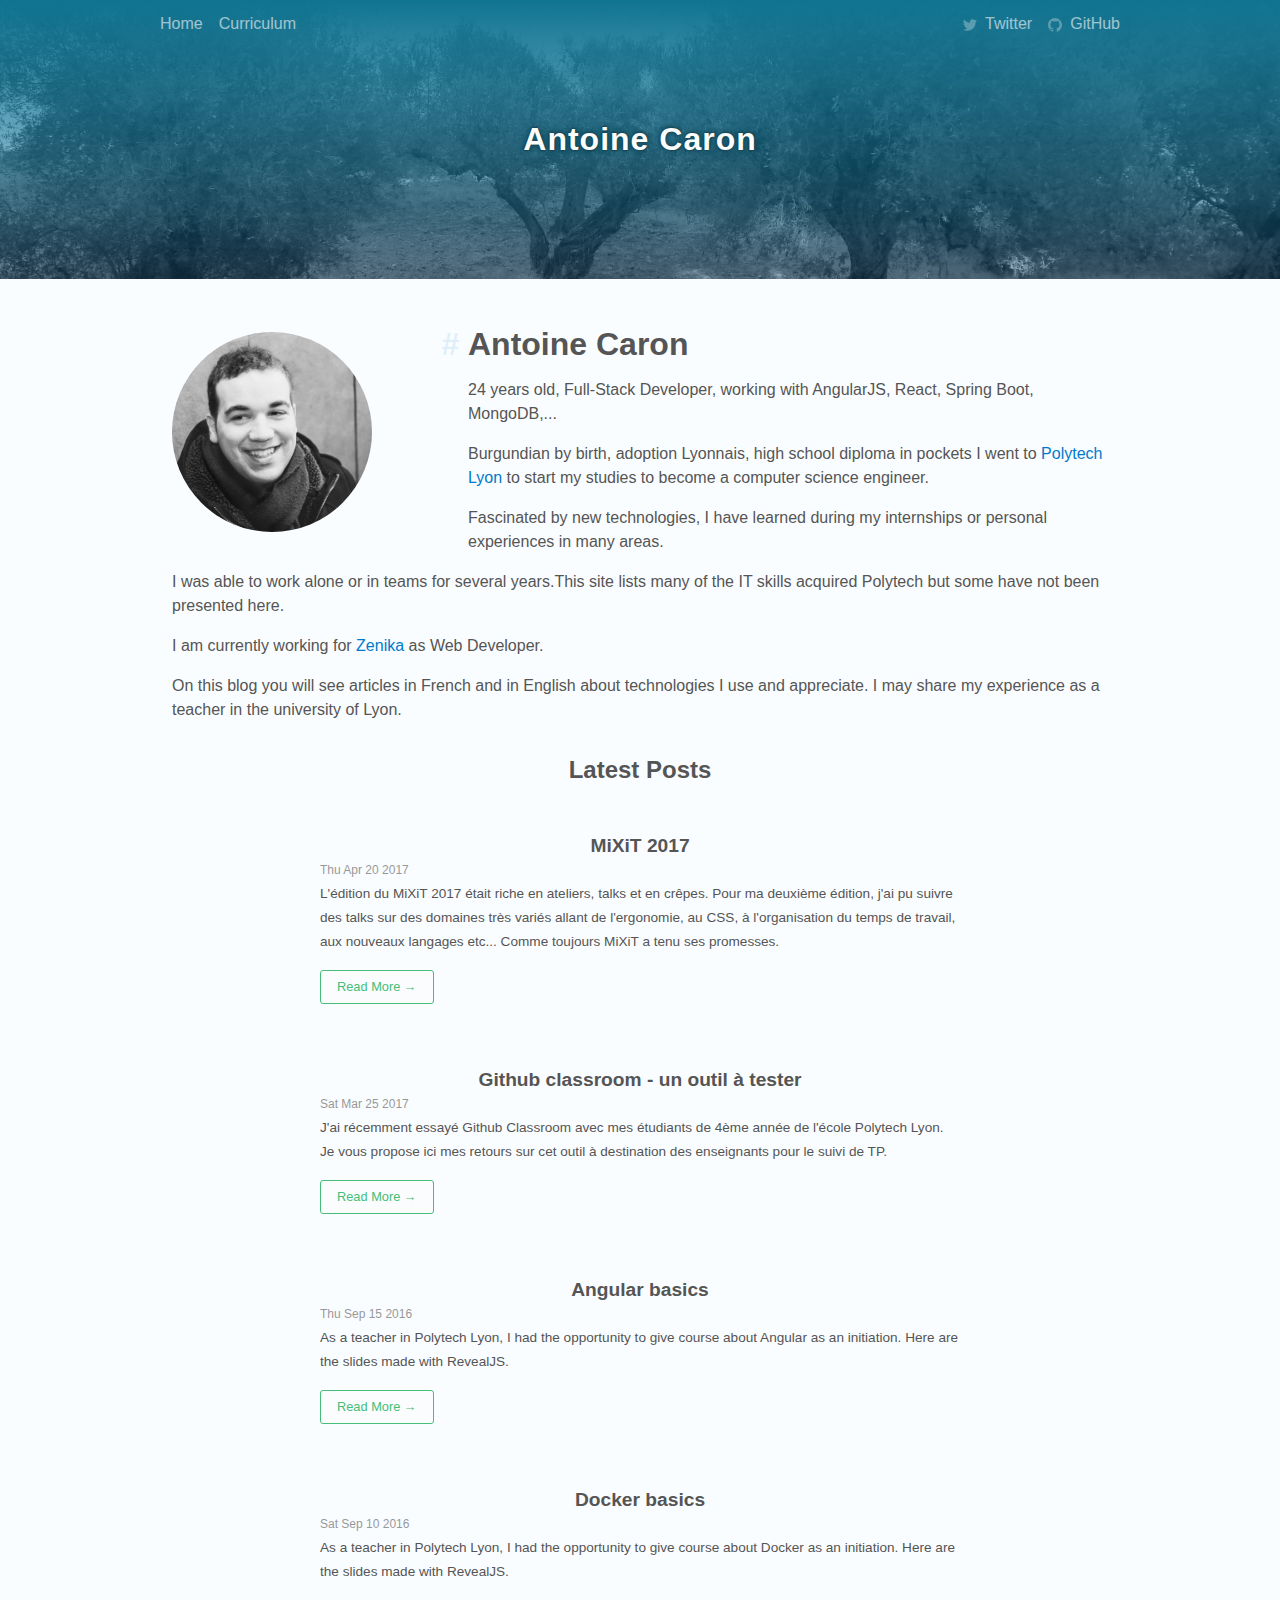
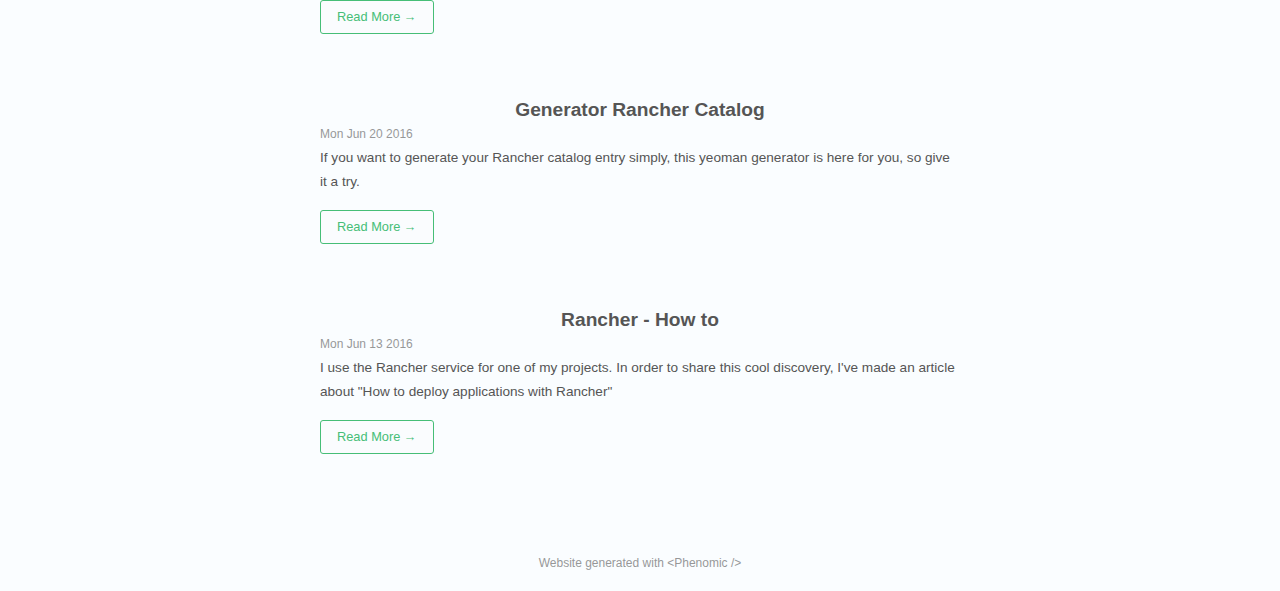
<file: index.html>
<!doctype html><html lang="en"><head><title data-react-helmet="true">Antoine Caron</title><meta charset="utf-8"/><meta http-equiv="X-UA-Compatible" content="IE=edge"/><meta name="viewport" content="width=device-width, initial-scale=1"/><meta data-react-helmet="true" name="generator" content="Phenomic 0.20.4"/><meta data-react-helmet="true" property="og:site_name" content="Portfolio Antoine Caron"/><meta data-react-helmet="true" property="fb:app_id" content="235346886871248"/><meta data-react-helmet="true" name="twitter:site" content="@Slashgear_"/><meta data-react-helmet="true" name="viewport" content="width=device-width, initial-scale=1"/><meta data-react-helmet="true" property="og:type" content="article"/><meta data-react-helmet="true" property="og:title" content="Antoine Caron"/><meta data-react-helmet="true" property="og:url" content="http://slashgear.github.io/"/><meta data-react-helmet="true" property="og:image" content="http://slashgear.github.io/assets/portugal.jpg"/><meta data-react-helmet="true" property="og:description" content="Antoine Caron, french Full-Stack developer working in Lyon"/><meta data-react-helmet="true" name="twitter:card" content="summary"/><meta data-react-helmet="true" name="twitter:title" content="Antoine Caron"/><meta data-react-helmet="true" name="twitter:creator" content="@Slashgear_"/><meta data-react-helmet="true" name="twitter:description" content="Antoine Caron, french Full-Stack developer working in Lyon"/><meta data-react-helmet="true" name="twitter:image" content="http://slashgear.github.io/assets/portugal.jpg"/><meta data-react-helmet="true" name="description" content="Antoine Caron, french Full-Stack developer working in Lyon"/><link data-react-helmet="true" rel="icon" href="/assets/favicon.ico"/><link rel="stylesheet" href="/phenomic.browser.e1df06490e220f2afc1f.css"/><script data-react-helmet="true" src="https://cdn.polyfill.io/v2/polyfill.min.js"></script></head><body><div id="phenomic"><div data-reactroot="" data-reactid="1" data-react-checksum="583680270"><div class="_2Mf6m" data-reactid="2"><div hidden="" data-reactid="3"><!-- react-empty: 4 --><!-- react-empty: 5 --><style data-reactid="6">@-ms-viewport { width: device-width; }</style></div><header class="_2gGRo" data-reactid="7"><nav class="_2frUm" data-reactid="8"><div class="_37D8R" data-reactid="9"><a class="Ezg15" href="/" data-reactid="10">Home</a><a class="Ezg15" href="/curriculum" data-reactid="11">Curriculum</a></div><div class="_3VLYQ" data-reactid="12"><a href="https://twitter.com/Slashgear_" class="Ezg15" data-reactid="13"><span class="SVGInline SVGInline--cleaned" data-reactid="14"><svg class="SVGInline-svg SVGInline--cleaned-svg" xmlns="http://www.w3.org/2000/svg" viewBox="0 0 24 24"><path d="M24 4.557a9.83 9.83 0 0 1-2.828.775 4.932 4.932 0 0 0 2.165-2.724 9.864 9.864 0 0 1-3.127 1.195 4.916 4.916 0 0 0-3.594-1.555c-3.18 0-5.515 2.966-4.797 6.045A13.978 13.978 0 0 1 1.67 3.15a4.93 4.93 0 0 0 1.524 6.573 4.903 4.903 0 0 1-2.23-.616c-.053 2.28 1.582 4.415 3.95 4.89a4.935 4.935 0 0 1-2.224.084 4.928 4.928 0 0 0 4.6 3.42A9.9 9.9 0 0 1 0 19.54a13.94 13.94 0 0 0 7.548 2.212c9.142 0 14.307-7.72 13.995-14.646A10.025 10.025 0 0 0 24 4.556z"/></svg></span><!-- react-text: 15 -->Twitter<!-- /react-text --></a><a href="https://github.com/Slashgear" class="Ezg15" data-reactid="16"><span class="SVGInline SVGInline--cleaned" data-reactid="17"><svg class="SVGInline-svg SVGInline--cleaned-svg" xmlns="http://www.w3.org/2000/svg" viewBox="0 0 24 24"><path d="M12 0C5.374 0 0 5.373 0 12c0 5.302 3.438 9.8 8.207 11.387.6.11.793-.26.793-.577v-2.234c-3.338.726-4.033-1.416-4.033-1.416-.546-1.387-1.333-1.756-1.333-1.756-1.09-.745.083-.73.083-.73 1.205.085 1.84 1.238 1.84 1.238 1.07 1.834 2.806 1.304 3.49.997.108-.776.42-1.306.763-1.605-2.665-.305-5.467-1.334-5.467-5.93 0-1.312.47-2.382 1.236-3.222-.125-.303-.536-1.524.116-3.176 0 0 1.008-.322 3.3 1.23A11.51 11.51 0 0 1 12 5.803c1.02.005 2.047.138 3.006.404 2.29-1.552 3.297-1.23 3.297-1.23.653 1.653.242 2.874.118 3.176.77.84 1.236 1.91 1.236 3.22 0 4.61-2.807 5.625-5.48 5.922.43.372.824 1.102.824 2.222v3.293c0 .32.192.694.8.576C20.567 21.796 24 17.3 24 12c0-6.627-5.373-12-12-12z"/></svg></span><!-- react-text: 18 -->GitHub<!-- /react-text --></a></div></nav></header><div class="_116Tm" data-reactid="19"><div class="sFWsg" data-reactid="20"><!-- react-empty: 21 --><div class="_3p2ZP" style="background:#111 url(/assets/portugal.jpg) 50% 50% / cover;" data-reactid="22"><div class="_3wrxV" data-reactid="23"><div class="hOK0m" data-reactid="24"><h1 class="_1Tkeg" data-reactid="25">Antoine Caron</h1></div></div></div><div class="hOK0m _1z1n5" data-reactid="26"><div class="_30RKo" data-reactid="27"><div class="phenomic-BodyContainer" data-reactid="28"><p><img style="height: 200px;border-radius: 50%;float: left;margin-right: 6em;margin-bottom: 1em;" src="/assets/profil.jpg" alt="Antoine Caron"/></p>
<h1 id="antoine-caron"><a href="#antoine-caron" class="phenomic-HeadingAnchor">#</a>Antoine Caron</h1>
<p>24 years old, Full-Stack Developer, working with AngularJS, React, Spring Boot,
MongoDB,...</p>
<p>Burgundian by birth, adoption Lyonnais, high school diploma in pockets
I went to <a href="http://polytech.univ-lyon1.fr/">Polytech Lyon</a> to start my studies to become a computer
science engineer.</p>
<p>Fascinated by new technologies, I have learned during my internships or
personal experiences in many areas.</p>
<p>I was able to work alone or in teams for several years.This site lists
many of the IT skills acquired Polytech but some have not been presented
here.</p>
<p>I am currently working for <a href="http://zenika.com/">Zenika</a> as Web Developer.</p>
<p>On this blog you will see articles in French and in English about technologies I use and appreciate.
I may share my experience as a teacher in the university of Lyon.</p>
</div></div><div data-reactid="29"><h2 class="_1vSY4" data-reactid="30">Latest Posts</h2><div data-reactid="31"><ul class="lfRQE" data-reactid="32"><li data-reactid="33"><div class="_1eeKI" data-reactid="34"><a class="_2mH_g" href="/posts/mixit17/" data-reactid="35">MiXiT 2017</a><div class="_2l2N1" data-reactid="36"><time data-reactid="37">Thu Apr 20 2017</time></div><div class="_1-sEy" data-reactid="38"><!-- react-text: 39 -->L&#x27;édition du MiXiT 2017 était riche en ateliers, talks et en crêpes. Pour ma deuxième édition, j&#x27;ai pu suivre des talks sur des domaines très variés allant de l&#x27;ergonomie, au CSS, à l&#x27;organisation du temps de travail, aux nouveaux langages etc... Comme toujours MiXiT a tenu ses promesses.<!-- /react-text --><!-- react-text: 40 --> <!-- /react-text --></div><a class="niUXw" href="/posts/mixit17/" data-reactid="41"><span role="button" class="_1mmZb _1w6mX" data-reactid="42">Read More →</span></a></div></li><li data-reactid="43"><div class="_1eeKI" data-reactid="44"><a class="_2mH_g" href="/posts/github-classroom/" data-reactid="45">Github classroom - un outil à tester</a><div class="_2l2N1" data-reactid="46"><time data-reactid="47">Sat Mar 25 2017</time></div><div class="_1-sEy" data-reactid="48"><!-- react-text: 49 -->J&#x27;ai récemment essayé Github Classroom avec mes étudiants de 4ème année de l&#x27;école Polytech Lyon. Je vous propose ici mes retours sur cet outil à destination des enseignants pour le suivi de TP.<!-- /react-text --><!-- react-text: 50 --> <!-- /react-text --></div><a class="niUXw" href="/posts/github-classroom/" data-reactid="51"><span role="button" class="_1mmZb _1w6mX" data-reactid="52">Read More →</span></a></div></li><li data-reactid="53"><div class="_1eeKI" data-reactid="54"><a class="_2mH_g" href="/posts/angular-training/" data-reactid="55">Angular basics</a><div class="_2l2N1" data-reactid="56"><time data-reactid="57">Thu Sep 15 2016</time></div><div class="_1-sEy" data-reactid="58"><!-- react-text: 59 -->As a teacher in Polytech Lyon, I had the opportunity to give course about Angular as an initiation. Here are the slides made with RevealJS.<!-- /react-text --><!-- react-text: 60 --> <!-- /react-text --></div><a class="niUXw" href="/posts/angular-training/" data-reactid="61"><span role="button" class="_1mmZb _1w6mX" data-reactid="62">Read More →</span></a></div></li><li data-reactid="63"><div class="_1eeKI" data-reactid="64"><a class="_2mH_g" href="/posts/docker-training/" data-reactid="65">Docker basics</a><div class="_2l2N1" data-reactid="66"><time data-reactid="67">Sat Sep 10 2016</time></div><div class="_1-sEy" data-reactid="68"><!-- react-text: 69 -->As a teacher in Polytech Lyon, I had the opportunity to give course about Docker as an initiation. Here are the slides made with RevealJS.<!-- /react-text --><!-- react-text: 70 --> <!-- /react-text --></div><a class="niUXw" href="/posts/docker-training/" data-reactid="71"><span role="button" class="_1mmZb _1w6mX" data-reactid="72">Read More →</span></a></div></li><li data-reactid="73"><div class="_1eeKI" data-reactid="74"><a class="_2mH_g" href="/posts/generator-rancher-catalog/" data-reactid="75">Generator Rancher Catalog</a><div class="_2l2N1" data-reactid="76"><time data-reactid="77">Mon Jun 20 2016</time></div><div class="_1-sEy" data-reactid="78"><!-- react-text: 79 -->If you want to generate your Rancher catalog entry simply, this yeoman generator is here for you, so give it a try.<!-- /react-text --><!-- react-text: 80 --> <!-- /react-text --></div><a class="niUXw" href="/posts/generator-rancher-catalog/" data-reactid="81"><span role="button" class="_1mmZb _1w6mX" data-reactid="82">Read More →</span></a></div></li><li data-reactid="83"><div class="_1eeKI" data-reactid="84"><a class="_2mH_g" href="/posts/rancher/" data-reactid="85">Rancher - How to</a><div class="_2l2N1" data-reactid="86"><time data-reactid="87">Mon Jun 13 2016</time></div><div class="_1-sEy" data-reactid="88"><!-- react-text: 89 -->I use the Rancher service for one of my projects. In order to share this cool discovery, I&#x27;ve made an article about &quot;How to deploy applications with Rancher&quot;<!-- /react-text --><!-- react-text: 90 --> <!-- /react-text --></div><a class="niUXw" href="/posts/rancher/" data-reactid="91"><span role="button" class="_1mmZb _1w6mX" data-reactid="92">Read More →</span></a></div></li></ul></div></div></div></div></div><footer class="_1Ustb" data-reactid="93"><p data-reactid="94"><a href="https://phenomic.io" class="_21LuU" data-reactid="95"><!-- react-text: 96 -->Website generated with <!-- /react-text --><span class="MMp-P" data-reactid="97">&lt;Phenomic /&gt;</span></a></p></footer></div><script data-reactid="98"></script></div></div><script>window.__COLLECTION__ = [{"layout":"PageError","route":"404.html","description":"","__filename":"404.md","__url":"/404.html","__resourceUrl":"/404.html","__dataUrl":"/404.html.7f6093458561a2a9bb2178ef2cba0f0f.json"},{"title":"Curriculum","layout":"Homepage","description":"My curriclum","hero":"https://farm4.staticflickr.com/3949/15589950511_3675b15e59_k.jpg","__filename":"curriculum.md","__url":"/curriculum/","__resourceUrl":"/curriculum/index.html","__dataUrl":"/curriculum/index.html.0904ddf002fd515ffcce5441ecf2a1c6.json"},{"title":"Antoine Caron","layout":"Homepage","description":"Antoine Caron, french Full-Stack developer working in Lyon","hero":"/assets/portugal.jpg","__filename":"index.md","__url":"/","__resourceUrl":"/index.html","__dataUrl":"/index.html.1571d237e358147ce2f0487f0722f3ff.json"},{"title":"Angular basics","description":"As a teacher in Polytech Lyon, I had the opportunity to give course about Angular as an initiation. Here are the slides made with RevealJS.","date":"2016-09-15T00:00:00.000Z","hero":"/assets/angular-training/angular.png","layout":"Post","__filename":"posts/angular-training.md","__url":"/posts/angular-training/","__resourceUrl":"/posts/angular-training/index.html","__dataUrl":"/posts/angular-training/index.html.bb6c599f4dd3743f27f321933b7e5ad6.json"},{"title":"Docker basics","description":"As a teacher in Polytech Lyon, I had the opportunity to give course about Docker as an initiation. Here are the slides made with RevealJS.","date":"2016-09-10T00:00:00.000Z","hero":"/assets/docker-training/igor-ovsyannykov-151127.jpg","layout":"Post","__filename":"posts/docker-training.md","__url":"/posts/docker-training/","__resourceUrl":"/posts/docker-training/index.html","__dataUrl":"/posts/docker-training/index.html.a10ba192fdbbf5dce7f37982e34740a9.json"},{"title":"Generator Rancher Catalog","description":"If you want to generate your Rancher catalog entry simply, this yeoman generator is here for you, so give it a try.","date":"2016-06-20T00:00:00.000Z","hero":"/assets/rancher.jpg","layout":"Post","__filename":"posts/generator-rancher-catalog.md","__url":"/posts/generator-rancher-catalog/","__resourceUrl":"/posts/generator-rancher-catalog/index.html","__dataUrl":"/posts/generator-rancher-catalog/index.html.40432deb87058f025a4857f73ce67d78.json"},{"title":"Github classroom - un outil à tester","description":"J'ai récemment essayé Github Classroom avec mes étudiants de 4ème année de l'école Polytech Lyon. Je vous propose ici mes retours sur cet outil à destination des enseignants pour le suivi de TP.","date":"2017-03-25T00:00:00.000Z","hero":"/assets/github-classroom/logo.jpg","layout":"Post","__filename":"posts/github-classroom.md","__url":"/posts/github-classroom/","__resourceUrl":"/posts/github-classroom/index.html","__dataUrl":"/posts/github-classroom/index.html.87114043fe89d1bb958927eb8b117d29.json"},{"title":"Kotlin in action","description":"In the Mix-IT, I followed a conference by Hadi Hariri on the new langague Kotlin. Here are my impressions of this programming language .","date":"2016-04-26T00:00:00.000Z","hero":"/assets/kotlin/kotlin.png","layout":"Post","__filename":"posts/kotlin.md","__url":"/posts/kotlin/","__resourceUrl":"/posts/kotlin/index.html","__dataUrl":"/posts/kotlin/index.html.25384269b86ea4dab343ff566728a2d4.json"},{"title":"MiXiT 2017","description":"L'édition du MiXiT 2017 était riche en ateliers, talks et en crêpes. Pour ma deuxième édition, j'ai pu suivre des talks sur des domaines très variés allant de l'ergonomie, au CSS, à l'organisation du temps de travail, aux nouveaux langages etc... Comme toujours MiXiT a tenu ses promesses.","date":"2017-04-20T00:00:00.000Z","hero":"/assets/mixit17/mixit17.jpg","layout":"Post","__filename":"posts/mixit17.md","__url":"/posts/mixit17/","__resourceUrl":"/posts/mixit17/index.html","__dataUrl":"/posts/mixit17/index.html.2de6322d044ae8018259bd209e3da64c.json"},{"title":"Rancher - How to","description":"I use the Rancher service for one of my projects. In order to share this cool discovery, I've made an article about \"How to deploy applications with Rancher\"","date":"2016-06-13T00:00:00.000Z","hero":"/assets/rancher.jpg","layout":"Post","__filename":"posts/rancher.md","__url":"/posts/rancher/","__resourceUrl":"/posts/rancher/index.html","__dataUrl":"/posts/rancher/index.html.1421284f29cdb376b28dfc48ff343519.json"}];window.__INITIAL_STATE__ = {"pages":{"/":{"head":{"title":"Antoine Caron","layout":"Homepage","description":"Antoine Caron, french Full-Stack developer working in Lyon","hero":"/assets/portugal.jpg"},"body":"<p><img style=\"height: 200px;border-radius: 50%;float: left;margin-right: 6em;margin-bottom: 1em;\" src=\"/assets/profil.jpg\" alt=\"Antoine Caron\"/></p>\n<h1 id=\"antoine-caron\"><a href=\"#antoine-caron\" class=\"phenomic-HeadingAnchor\">#</a>Antoine Caron</h1>\n<p>24 years old, Full-Stack Developer, working with AngularJS, React, Spring Boot,\nMongoDB,...</p>\n<p>Burgundian by birth, adoption Lyonnais, high school diploma in pockets\nI went to <a href=\"http://polytech.univ-lyon1.fr/\">Polytech Lyon</a> to start my studies to become a computer\nscience engineer.</p>\n<p>Fascinated by new technologies, I have learned during my internships or\npersonal experiences in many areas.</p>\n<p>I was able to work alone or in teams for several years.This site lists\nmany of the IT skills acquired Polytech but some have not been presented\nhere.</p>\n<p>I am currently working for <a href=\"http://zenika.com/\">Zenika</a> as Web Developer.</p>\n<p>On this blog you will see articles in French and in English about technologies I use and appreciate.\nI may share my experience as a teacher in the university of Lyon.</p>\n","__filename":"index.md","__url":"/","__resourceUrl":"/index.html","__dataUrl":"/index.html.1571d237e358147ce2f0487f0722f3ff.json","type":"Homepage"}}}</script><script src="/phenomic.browser.e1df06490e220f2afc1f.js"></script></body></html>
</file>
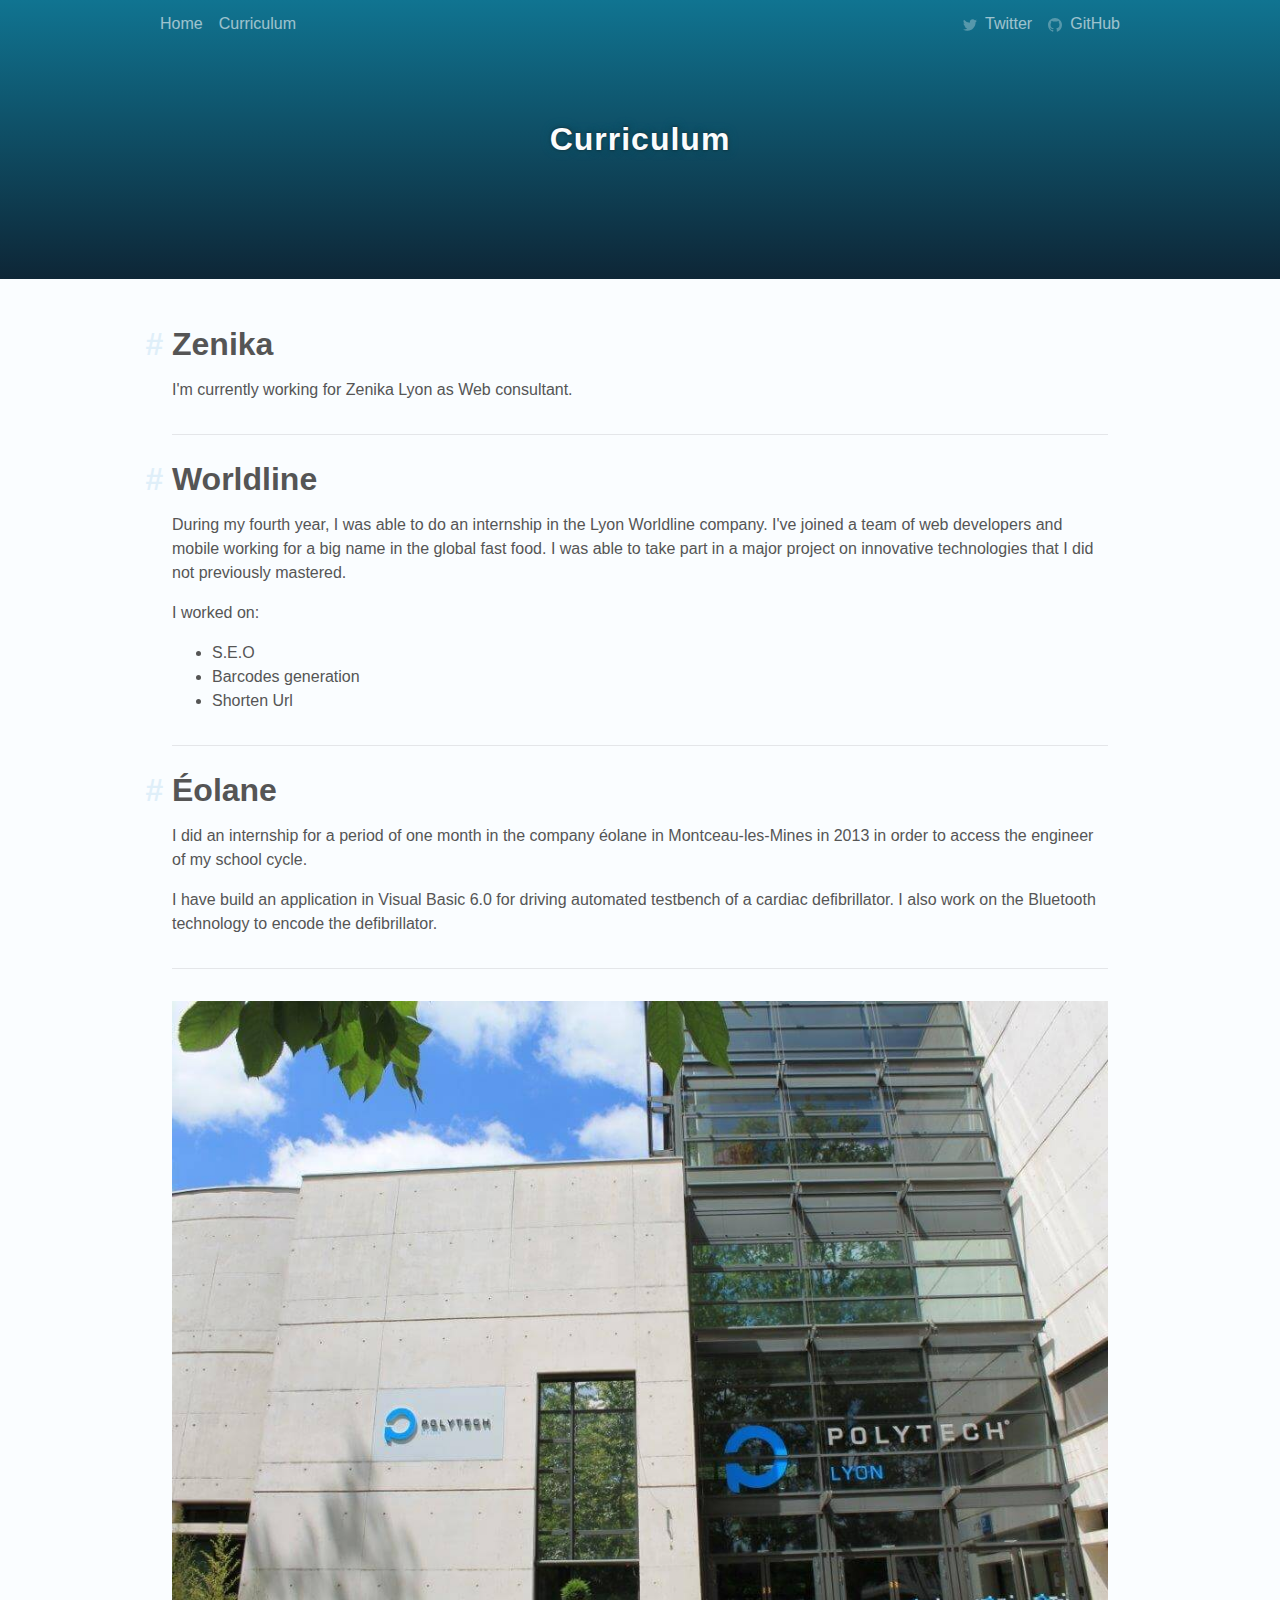
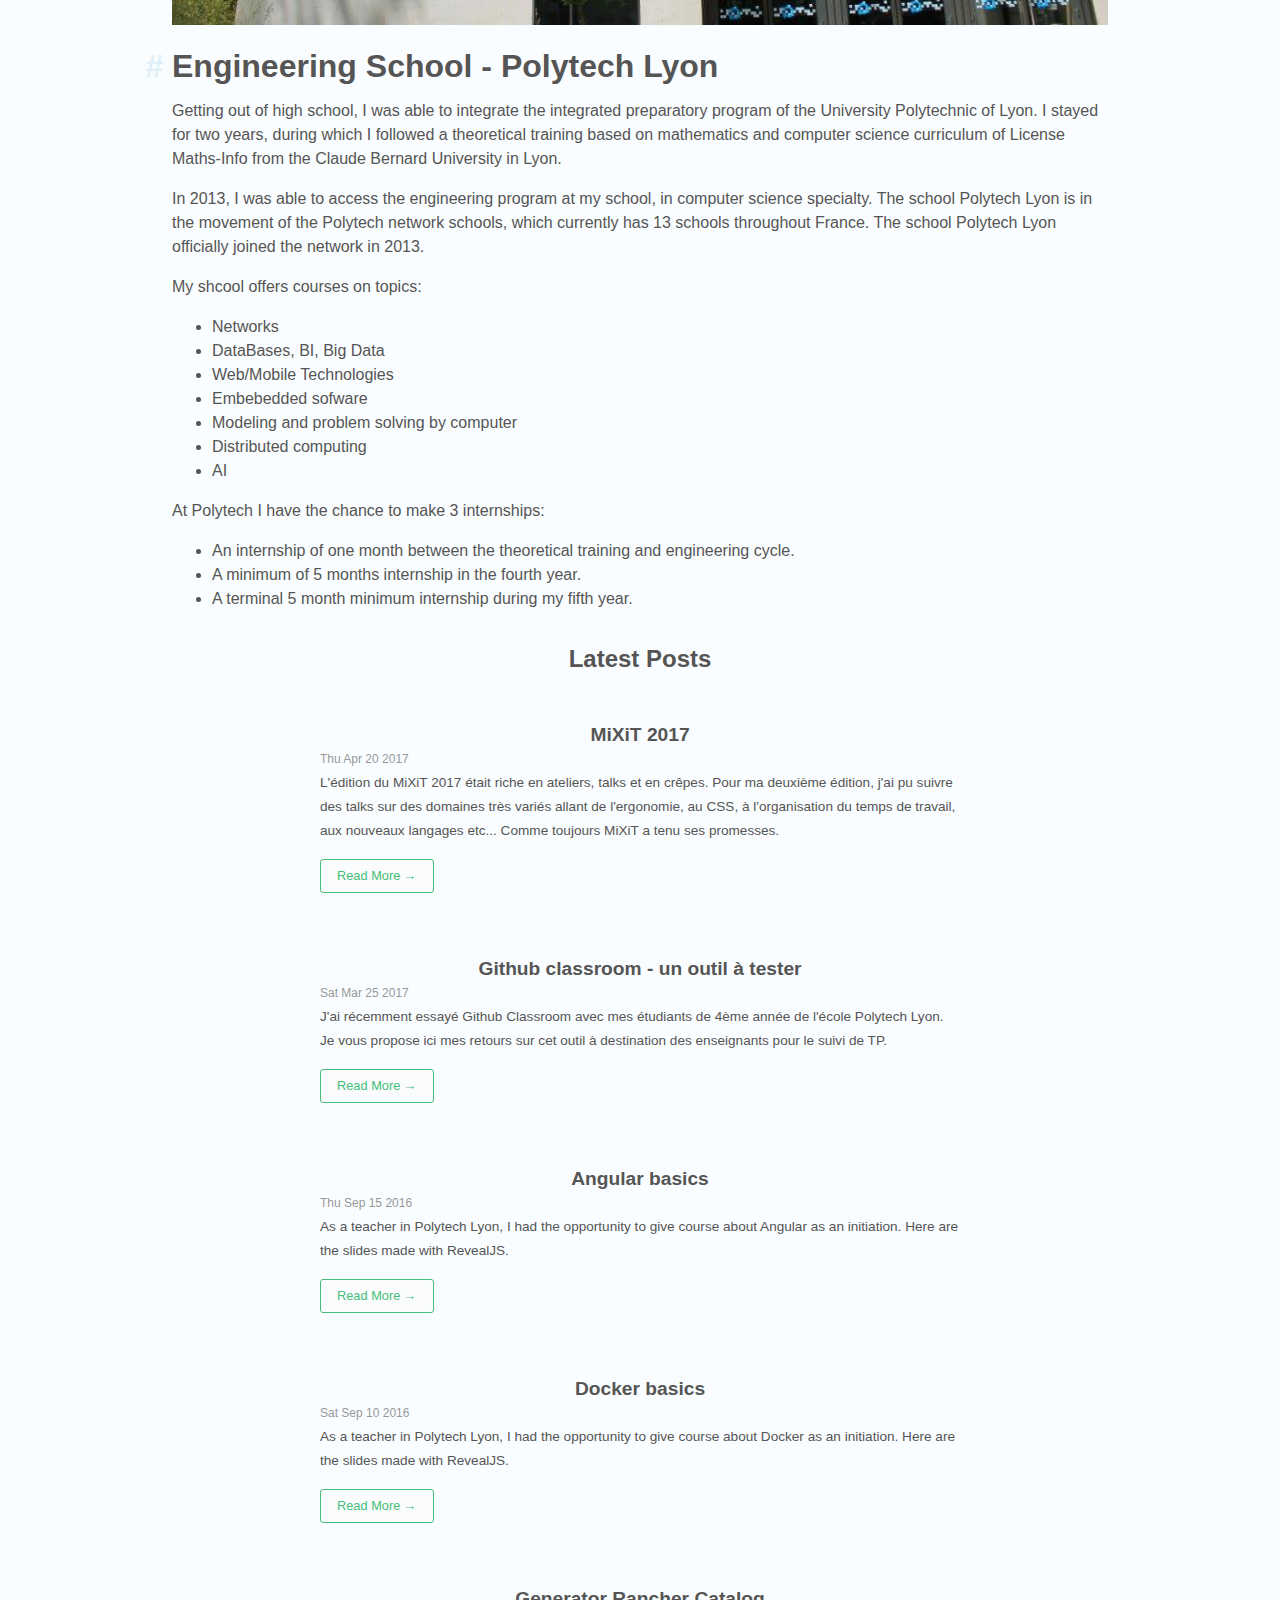
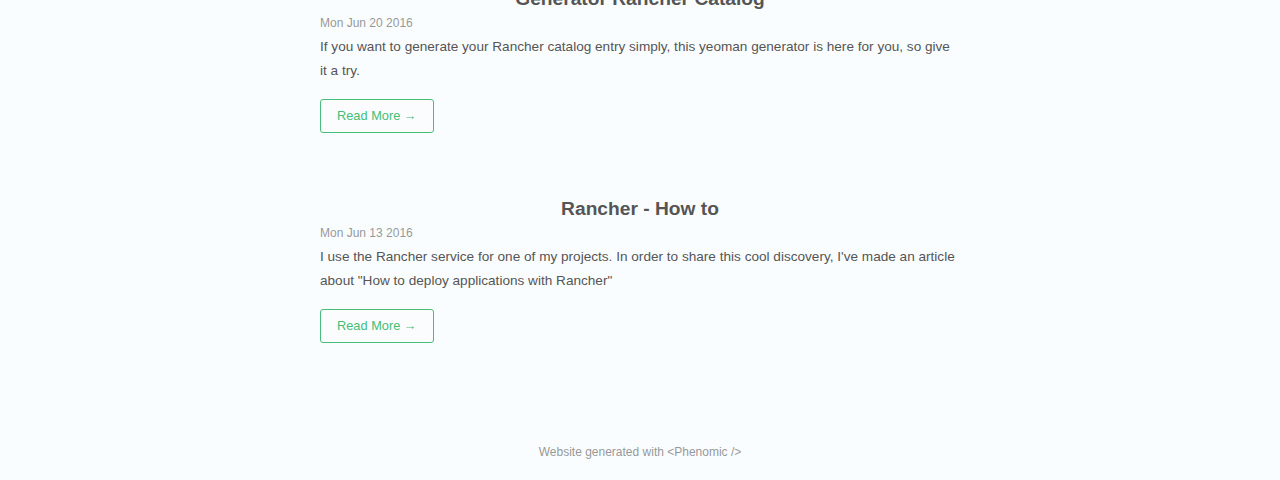
<file: curriculum/index.html>
<!doctype html><html lang="en"><head><title data-react-helmet="true">Curriculum</title><meta charset="utf-8"/><meta http-equiv="X-UA-Compatible" content="IE=edge"/><meta name="viewport" content="width=device-width, initial-scale=1"/><meta data-react-helmet="true" name="generator" content="Phenomic 0.20.4"/><meta data-react-helmet="true" property="og:site_name" content="Portfolio Antoine Caron"/><meta data-react-helmet="true" property="fb:app_id" content="235346886871248"/><meta data-react-helmet="true" name="twitter:site" content="@Slashgear_"/><meta data-react-helmet="true" name="viewport" content="width=device-width, initial-scale=1"/><meta data-react-helmet="true" property="og:type" content="article"/><meta data-react-helmet="true" property="og:title" content="Curriculum"/><meta data-react-helmet="true" property="og:url" content="http://slashgear.github.io/curriculum/"/><meta data-react-helmet="true" property="og:image" content="https://farm4.staticflickr.com/3949/15589950511_3675b15e59_k.jpg"/><meta data-react-helmet="true" property="og:description" content="My curriclum"/><meta data-react-helmet="true" name="twitter:card" content="summary"/><meta data-react-helmet="true" name="twitter:title" content="Curriculum"/><meta data-react-helmet="true" name="twitter:creator" content="@Slashgear_"/><meta data-react-helmet="true" name="twitter:description" content="My curriclum"/><meta data-react-helmet="true" name="twitter:image" content="https://farm4.staticflickr.com/3949/15589950511_3675b15e59_k.jpg"/><meta data-react-helmet="true" name="description" content="My curriclum"/><link data-react-helmet="true" rel="icon" href="/assets/favicon.ico"/><link rel="stylesheet" href="/phenomic.browser.e1df06490e220f2afc1f.css"/><script data-react-helmet="true" src="https://cdn.polyfill.io/v2/polyfill.min.js"></script></head><body><div id="phenomic"><div data-reactroot="" data-reactid="1" data-react-checksum="2105944440"><div class="_2Mf6m" data-reactid="2"><div hidden="" data-reactid="3"><!-- react-empty: 4 --><!-- react-empty: 5 --><style data-reactid="6">@-ms-viewport { width: device-width; }</style></div><header class="_2gGRo" data-reactid="7"><nav class="_2frUm" data-reactid="8"><div class="_37D8R" data-reactid="9"><a class="Ezg15" href="/" data-reactid="10">Home</a><a class="Ezg15" href="/curriculum" data-reactid="11">Curriculum</a></div><div class="_3VLYQ" data-reactid="12"><a href="https://twitter.com/Slashgear_" class="Ezg15" data-reactid="13"><span class="SVGInline SVGInline--cleaned" data-reactid="14"><svg class="SVGInline-svg SVGInline--cleaned-svg" xmlns="http://www.w3.org/2000/svg" viewBox="0 0 24 24"><path d="M24 4.557a9.83 9.83 0 0 1-2.828.775 4.932 4.932 0 0 0 2.165-2.724 9.864 9.864 0 0 1-3.127 1.195 4.916 4.916 0 0 0-3.594-1.555c-3.18 0-5.515 2.966-4.797 6.045A13.978 13.978 0 0 1 1.67 3.15a4.93 4.93 0 0 0 1.524 6.573 4.903 4.903 0 0 1-2.23-.616c-.053 2.28 1.582 4.415 3.95 4.89a4.935 4.935 0 0 1-2.224.084 4.928 4.928 0 0 0 4.6 3.42A9.9 9.9 0 0 1 0 19.54a13.94 13.94 0 0 0 7.548 2.212c9.142 0 14.307-7.72 13.995-14.646A10.025 10.025 0 0 0 24 4.556z"/></svg></span><!-- react-text: 15 -->Twitter<!-- /react-text --></a><a href="https://github.com/Slashgear" class="Ezg15" data-reactid="16"><span class="SVGInline SVGInline--cleaned" data-reactid="17"><svg class="SVGInline-svg SVGInline--cleaned-svg" xmlns="http://www.w3.org/2000/svg" viewBox="0 0 24 24"><path d="M12 0C5.374 0 0 5.373 0 12c0 5.302 3.438 9.8 8.207 11.387.6.11.793-.26.793-.577v-2.234c-3.338.726-4.033-1.416-4.033-1.416-.546-1.387-1.333-1.756-1.333-1.756-1.09-.745.083-.73.083-.73 1.205.085 1.84 1.238 1.84 1.238 1.07 1.834 2.806 1.304 3.49.997.108-.776.42-1.306.763-1.605-2.665-.305-5.467-1.334-5.467-5.93 0-1.312.47-2.382 1.236-3.222-.125-.303-.536-1.524.116-3.176 0 0 1.008-.322 3.3 1.23A11.51 11.51 0 0 1 12 5.803c1.02.005 2.047.138 3.006.404 2.29-1.552 3.297-1.23 3.297-1.23.653 1.653.242 2.874.118 3.176.77.84 1.236 1.91 1.236 3.22 0 4.61-2.807 5.625-5.48 5.922.43.372.824 1.102.824 2.222v3.293c0 .32.192.694.8.576C20.567 21.796 24 17.3 24 12c0-6.627-5.373-12-12-12z"/></svg></span><!-- react-text: 18 -->GitHub<!-- /react-text --></a></div></nav></header><div class="_116Tm" data-reactid="19"><div class="sFWsg" data-reactid="20"><!-- react-empty: 21 --><div class="_3p2ZP" style="background:#111 url(https://farm4.staticflickr.com/3949/15589950511_3675b15e59_k.jpg) 50% 50% / cover;" data-reactid="22"><div class="_3wrxV" data-reactid="23"><div class="hOK0m" data-reactid="24"><h1 class="_1Tkeg" data-reactid="25">Curriculum</h1></div></div></div><div class="hOK0m _1z1n5" data-reactid="26"><div class="_30RKo" data-reactid="27"><div class="phenomic-BodyContainer" data-reactid="28"><h1 id="zenika"><a href="#zenika" class="phenomic-HeadingAnchor">#</a>Zenika</h1>
<p>I'm currently working for Zenika Lyon as Web consultant.</p>
<hr>
<h1 id="worldline"><a href="#worldline" class="phenomic-HeadingAnchor">#</a>Worldline</h1>
<p>During my fourth year, I was able to do an internship in the Lyon
Worldline company. I've joined a team of web developers and mobile
working for a big name in the global fast food. I was able to take part
in a major project on innovative technologies that I did not previously
mastered.</p>
<p>I worked on:</p>
<ul>
<li>S.E.O</li>
<li>Barcodes generation</li>
<li>Shorten Url</li>
</ul>
<hr>
<h1 id="Éolane"><a href="#%C3%89olane" class="phenomic-HeadingAnchor">#</a>Éolane</h1>
<p>I did an internship for a period of one month in the company éolane in
Montceau-les-Mines in 2013 in order to access the engineer of my school
cycle.</p>
<p>I have build an application in Visual Basic 6.0 for driving automated
testbench of a cardiac defibrillator. I also work on the Bluetooth
technology to encode the defibrillator.</p>
<hr>
<p><img src="/assets/polytech.jpg" alt="Polytech"></p>
<h1 id="engineering-school---polytech-lyon"><a href="#engineering-school---polytech-lyon" class="phenomic-HeadingAnchor">#</a>Engineering School - Polytech Lyon</h1>
<p>Getting out of high school, I was able to integrate the integrated
preparatory program of the University Polytechnic of Lyon. I stayed for
two years, during which I followed a theoretical training based on
mathematics and computer science curriculum of License Maths-Info from
the Claude Bernard University in Lyon.</p>
<p>In 2013, I was able to access the engineering program at my school, in
computer science specialty. The school Polytech Lyon is in the movement
of the Polytech network schools, which currently has 13 schools
throughout France. The school Polytech Lyon officially joined
the network in 2013.</p>
<p>My shcool offers courses on topics:</p>
<ul>
<li>Networks</li>
<li>DataBases, BI, Big Data</li>
<li>Web/Mobile Technologies</li>
<li>Embebedded sofware</li>
<li>Modeling and problem solving by computer</li>
<li>Distributed computing</li>
<li>AI</li>
</ul>
<p>At Polytech I have the chance to make 3 internships:</p>
<ul>
<li>An internship of one month between the theoretical training and engineering cycle.</li>
<li>A minimum of 5 months internship in the fourth year.</li>
<li>A terminal 5 month minimum internship during my fifth year.</li>
</ul>
</div></div><div data-reactid="29"><h2 class="_1vSY4" data-reactid="30">Latest Posts</h2><div data-reactid="31"><ul class="lfRQE" data-reactid="32"><li data-reactid="33"><div class="_1eeKI" data-reactid="34"><a class="_2mH_g" href="/posts/mixit17/" data-reactid="35">MiXiT 2017</a><div class="_2l2N1" data-reactid="36"><time data-reactid="37">Thu Apr 20 2017</time></div><div class="_1-sEy" data-reactid="38"><!-- react-text: 39 -->L&#x27;édition du MiXiT 2017 était riche en ateliers, talks et en crêpes. Pour ma deuxième édition, j&#x27;ai pu suivre des talks sur des domaines très variés allant de l&#x27;ergonomie, au CSS, à l&#x27;organisation du temps de travail, aux nouveaux langages etc... Comme toujours MiXiT a tenu ses promesses.<!-- /react-text --><!-- react-text: 40 --> <!-- /react-text --></div><a class="niUXw" href="/posts/mixit17/" data-reactid="41"><span role="button" class="_1mmZb _1w6mX" data-reactid="42">Read More →</span></a></div></li><li data-reactid="43"><div class="_1eeKI" data-reactid="44"><a class="_2mH_g" href="/posts/github-classroom/" data-reactid="45">Github classroom - un outil à tester</a><div class="_2l2N1" data-reactid="46"><time data-reactid="47">Sat Mar 25 2017</time></div><div class="_1-sEy" data-reactid="48"><!-- react-text: 49 -->J&#x27;ai récemment essayé Github Classroom avec mes étudiants de 4ème année de l&#x27;école Polytech Lyon. Je vous propose ici mes retours sur cet outil à destination des enseignants pour le suivi de TP.<!-- /react-text --><!-- react-text: 50 --> <!-- /react-text --></div><a class="niUXw" href="/posts/github-classroom/" data-reactid="51"><span role="button" class="_1mmZb _1w6mX" data-reactid="52">Read More →</span></a></div></li><li data-reactid="53"><div class="_1eeKI" data-reactid="54"><a class="_2mH_g" href="/posts/angular-training/" data-reactid="55">Angular basics</a><div class="_2l2N1" data-reactid="56"><time data-reactid="57">Thu Sep 15 2016</time></div><div class="_1-sEy" data-reactid="58"><!-- react-text: 59 -->As a teacher in Polytech Lyon, I had the opportunity to give course about Angular as an initiation. Here are the slides made with RevealJS.<!-- /react-text --><!-- react-text: 60 --> <!-- /react-text --></div><a class="niUXw" href="/posts/angular-training/" data-reactid="61"><span role="button" class="_1mmZb _1w6mX" data-reactid="62">Read More →</span></a></div></li><li data-reactid="63"><div class="_1eeKI" data-reactid="64"><a class="_2mH_g" href="/posts/docker-training/" data-reactid="65">Docker basics</a><div class="_2l2N1" data-reactid="66"><time data-reactid="67">Sat Sep 10 2016</time></div><div class="_1-sEy" data-reactid="68"><!-- react-text: 69 -->As a teacher in Polytech Lyon, I had the opportunity to give course about Docker as an initiation. Here are the slides made with RevealJS.<!-- /react-text --><!-- react-text: 70 --> <!-- /react-text --></div><a class="niUXw" href="/posts/docker-training/" data-reactid="71"><span role="button" class="_1mmZb _1w6mX" data-reactid="72">Read More →</span></a></div></li><li data-reactid="73"><div class="_1eeKI" data-reactid="74"><a class="_2mH_g" href="/posts/generator-rancher-catalog/" data-reactid="75">Generator Rancher Catalog</a><div class="_2l2N1" data-reactid="76"><time data-reactid="77">Mon Jun 20 2016</time></div><div class="_1-sEy" data-reactid="78"><!-- react-text: 79 -->If you want to generate your Rancher catalog entry simply, this yeoman generator is here for you, so give it a try.<!-- /react-text --><!-- react-text: 80 --> <!-- /react-text --></div><a class="niUXw" href="/posts/generator-rancher-catalog/" data-reactid="81"><span role="button" class="_1mmZb _1w6mX" data-reactid="82">Read More →</span></a></div></li><li data-reactid="83"><div class="_1eeKI" data-reactid="84"><a class="_2mH_g" href="/posts/rancher/" data-reactid="85">Rancher - How to</a><div class="_2l2N1" data-reactid="86"><time data-reactid="87">Mon Jun 13 2016</time></div><div class="_1-sEy" data-reactid="88"><!-- react-text: 89 -->I use the Rancher service for one of my projects. In order to share this cool discovery, I&#x27;ve made an article about &quot;How to deploy applications with Rancher&quot;<!-- /react-text --><!-- react-text: 90 --> <!-- /react-text --></div><a class="niUXw" href="/posts/rancher/" data-reactid="91"><span role="button" class="_1mmZb _1w6mX" data-reactid="92">Read More →</span></a></div></li></ul></div></div></div></div></div><footer class="_1Ustb" data-reactid="93"><p data-reactid="94"><a href="https://phenomic.io" class="_21LuU" data-reactid="95"><!-- react-text: 96 -->Website generated with <!-- /react-text --><span class="MMp-P" data-reactid="97">&lt;Phenomic /&gt;</span></a></p></footer></div><script data-reactid="98"></script></div></div><script>window.__COLLECTION__ = [{"layout":"PageError","route":"404.html","description":"","__filename":"404.md","__url":"/404.html","__resourceUrl":"/404.html","__dataUrl":"/404.html.7f6093458561a2a9bb2178ef2cba0f0f.json"},{"title":"Curriculum","layout":"Homepage","description":"My curriclum","hero":"https://farm4.staticflickr.com/3949/15589950511_3675b15e59_k.jpg","__filename":"curriculum.md","__url":"/curriculum/","__resourceUrl":"/curriculum/index.html","__dataUrl":"/curriculum/index.html.0904ddf002fd515ffcce5441ecf2a1c6.json"},{"title":"Antoine Caron","layout":"Homepage","description":"Antoine Caron, french Full-Stack developer working in Lyon","hero":"/assets/portugal.jpg","__filename":"index.md","__url":"/","__resourceUrl":"/index.html","__dataUrl":"/index.html.1571d237e358147ce2f0487f0722f3ff.json"},{"title":"Angular basics","description":"As a teacher in Polytech Lyon, I had the opportunity to give course about Angular as an initiation. Here are the slides made with RevealJS.","date":"2016-09-15T00:00:00.000Z","hero":"/assets/angular-training/angular.png","layout":"Post","__filename":"posts/angular-training.md","__url":"/posts/angular-training/","__resourceUrl":"/posts/angular-training/index.html","__dataUrl":"/posts/angular-training/index.html.bb6c599f4dd3743f27f321933b7e5ad6.json"},{"title":"Docker basics","description":"As a teacher in Polytech Lyon, I had the opportunity to give course about Docker as an initiation. Here are the slides made with RevealJS.","date":"2016-09-10T00:00:00.000Z","hero":"/assets/docker-training/igor-ovsyannykov-151127.jpg","layout":"Post","__filename":"posts/docker-training.md","__url":"/posts/docker-training/","__resourceUrl":"/posts/docker-training/index.html","__dataUrl":"/posts/docker-training/index.html.a10ba192fdbbf5dce7f37982e34740a9.json"},{"title":"Generator Rancher Catalog","description":"If you want to generate your Rancher catalog entry simply, this yeoman generator is here for you, so give it a try.","date":"2016-06-20T00:00:00.000Z","hero":"/assets/rancher.jpg","layout":"Post","__filename":"posts/generator-rancher-catalog.md","__url":"/posts/generator-rancher-catalog/","__resourceUrl":"/posts/generator-rancher-catalog/index.html","__dataUrl":"/posts/generator-rancher-catalog/index.html.40432deb87058f025a4857f73ce67d78.json"},{"title":"Github classroom - un outil à tester","description":"J'ai récemment essayé Github Classroom avec mes étudiants de 4ème année de l'école Polytech Lyon. Je vous propose ici mes retours sur cet outil à destination des enseignants pour le suivi de TP.","date":"2017-03-25T00:00:00.000Z","hero":"/assets/github-classroom/logo.jpg","layout":"Post","__filename":"posts/github-classroom.md","__url":"/posts/github-classroom/","__resourceUrl":"/posts/github-classroom/index.html","__dataUrl":"/posts/github-classroom/index.html.87114043fe89d1bb958927eb8b117d29.json"},{"title":"Kotlin in action","description":"In the Mix-IT, I followed a conference by Hadi Hariri on the new langague Kotlin. Here are my impressions of this programming language .","date":"2016-04-26T00:00:00.000Z","hero":"/assets/kotlin/kotlin.png","layout":"Post","__filename":"posts/kotlin.md","__url":"/posts/kotlin/","__resourceUrl":"/posts/kotlin/index.html","__dataUrl":"/posts/kotlin/index.html.25384269b86ea4dab343ff566728a2d4.json"},{"title":"MiXiT 2017","description":"L'édition du MiXiT 2017 était riche en ateliers, talks et en crêpes. Pour ma deuxième édition, j'ai pu suivre des talks sur des domaines très variés allant de l'ergonomie, au CSS, à l'organisation du temps de travail, aux nouveaux langages etc... Comme toujours MiXiT a tenu ses promesses.","date":"2017-04-20T00:00:00.000Z","hero":"/assets/mixit17/mixit17.jpg","layout":"Post","__filename":"posts/mixit17.md","__url":"/posts/mixit17/","__resourceUrl":"/posts/mixit17/index.html","__dataUrl":"/posts/mixit17/index.html.2de6322d044ae8018259bd209e3da64c.json"},{"title":"Rancher - How to","description":"I use the Rancher service for one of my projects. In order to share this cool discovery, I've made an article about \"How to deploy applications with Rancher\"","date":"2016-06-13T00:00:00.000Z","hero":"/assets/rancher.jpg","layout":"Post","__filename":"posts/rancher.md","__url":"/posts/rancher/","__resourceUrl":"/posts/rancher/index.html","__dataUrl":"/posts/rancher/index.html.1421284f29cdb376b28dfc48ff343519.json"}];window.__INITIAL_STATE__ = {"pages":{"/curriculum/":{"head":{"title":"Curriculum","layout":"Homepage","description":"My curriclum","hero":"https://farm4.staticflickr.com/3949/15589950511_3675b15e59_k.jpg"},"body":"<h1 id=\"zenika\"><a href=\"#zenika\" class=\"phenomic-HeadingAnchor\">#</a>Zenika</h1>\n<p>I'm currently working for Zenika Lyon as Web consultant.</p>\n<hr>\n<h1 id=\"worldline\"><a href=\"#worldline\" class=\"phenomic-HeadingAnchor\">#</a>Worldline</h1>\n<p>During my fourth year, I was able to do an internship in the Lyon\nWorldline company. I've joined a team of web developers and mobile\nworking for a big name in the global fast food. I was able to take part\nin a major project on innovative technologies that I did not previously\nmastered.</p>\n<p>I worked on:</p>\n<ul>\n<li>S.E.O</li>\n<li>Barcodes generation</li>\n<li>Shorten Url</li>\n</ul>\n<hr>\n<h1 id=\"Éolane\"><a href=\"#%C3%89olane\" class=\"phenomic-HeadingAnchor\">#</a>Éolane</h1>\n<p>I did an internship for a period of one month in the company éolane in\nMontceau-les-Mines in 2013 in order to access the engineer of my school\ncycle.</p>\n<p>I have build an application in Visual Basic 6.0 for driving automated\ntestbench of a cardiac defibrillator. I also work on the Bluetooth\ntechnology to encode the defibrillator.</p>\n<hr>\n<p><img src=\"/assets/polytech.jpg\" alt=\"Polytech\"></p>\n<h1 id=\"engineering-school---polytech-lyon\"><a href=\"#engineering-school---polytech-lyon\" class=\"phenomic-HeadingAnchor\">#</a>Engineering School - Polytech Lyon</h1>\n<p>Getting out of high school, I was able to integrate the integrated\npreparatory program of the University Polytechnic of Lyon. I stayed for\ntwo years, during which I followed a theoretical training based on\nmathematics and computer science curriculum of License Maths-Info from\nthe Claude Bernard University in Lyon.</p>\n<p>In 2013, I was able to access the engineering program at my school, in\ncomputer science specialty. The school Polytech Lyon is in the movement\nof the Polytech network schools, which currently has 13 schools\nthroughout France. The school Polytech Lyon officially joined\nthe network in 2013.</p>\n<p>My shcool offers courses on topics:</p>\n<ul>\n<li>Networks</li>\n<li>DataBases, BI, Big Data</li>\n<li>Web/Mobile Technologies</li>\n<li>Embebedded sofware</li>\n<li>Modeling and problem solving by computer</li>\n<li>Distributed computing</li>\n<li>AI</li>\n</ul>\n<p>At Polytech I have the chance to make 3 internships:</p>\n<ul>\n<li>An internship of one month between the theoretical training and engineering cycle.</li>\n<li>A minimum of 5 months internship in the fourth year.</li>\n<li>A terminal 5 month minimum internship during my fifth year.</li>\n</ul>\n","__filename":"curriculum.md","__url":"/curriculum/","__resourceUrl":"/curriculum/index.html","__dataUrl":"/curriculum/index.html.0904ddf002fd515ffcce5441ecf2a1c6.json","type":"Homepage"}}}</script><script src="/phenomic.browser.e1df06490e220f2afc1f.js"></script></body></html>
</file>
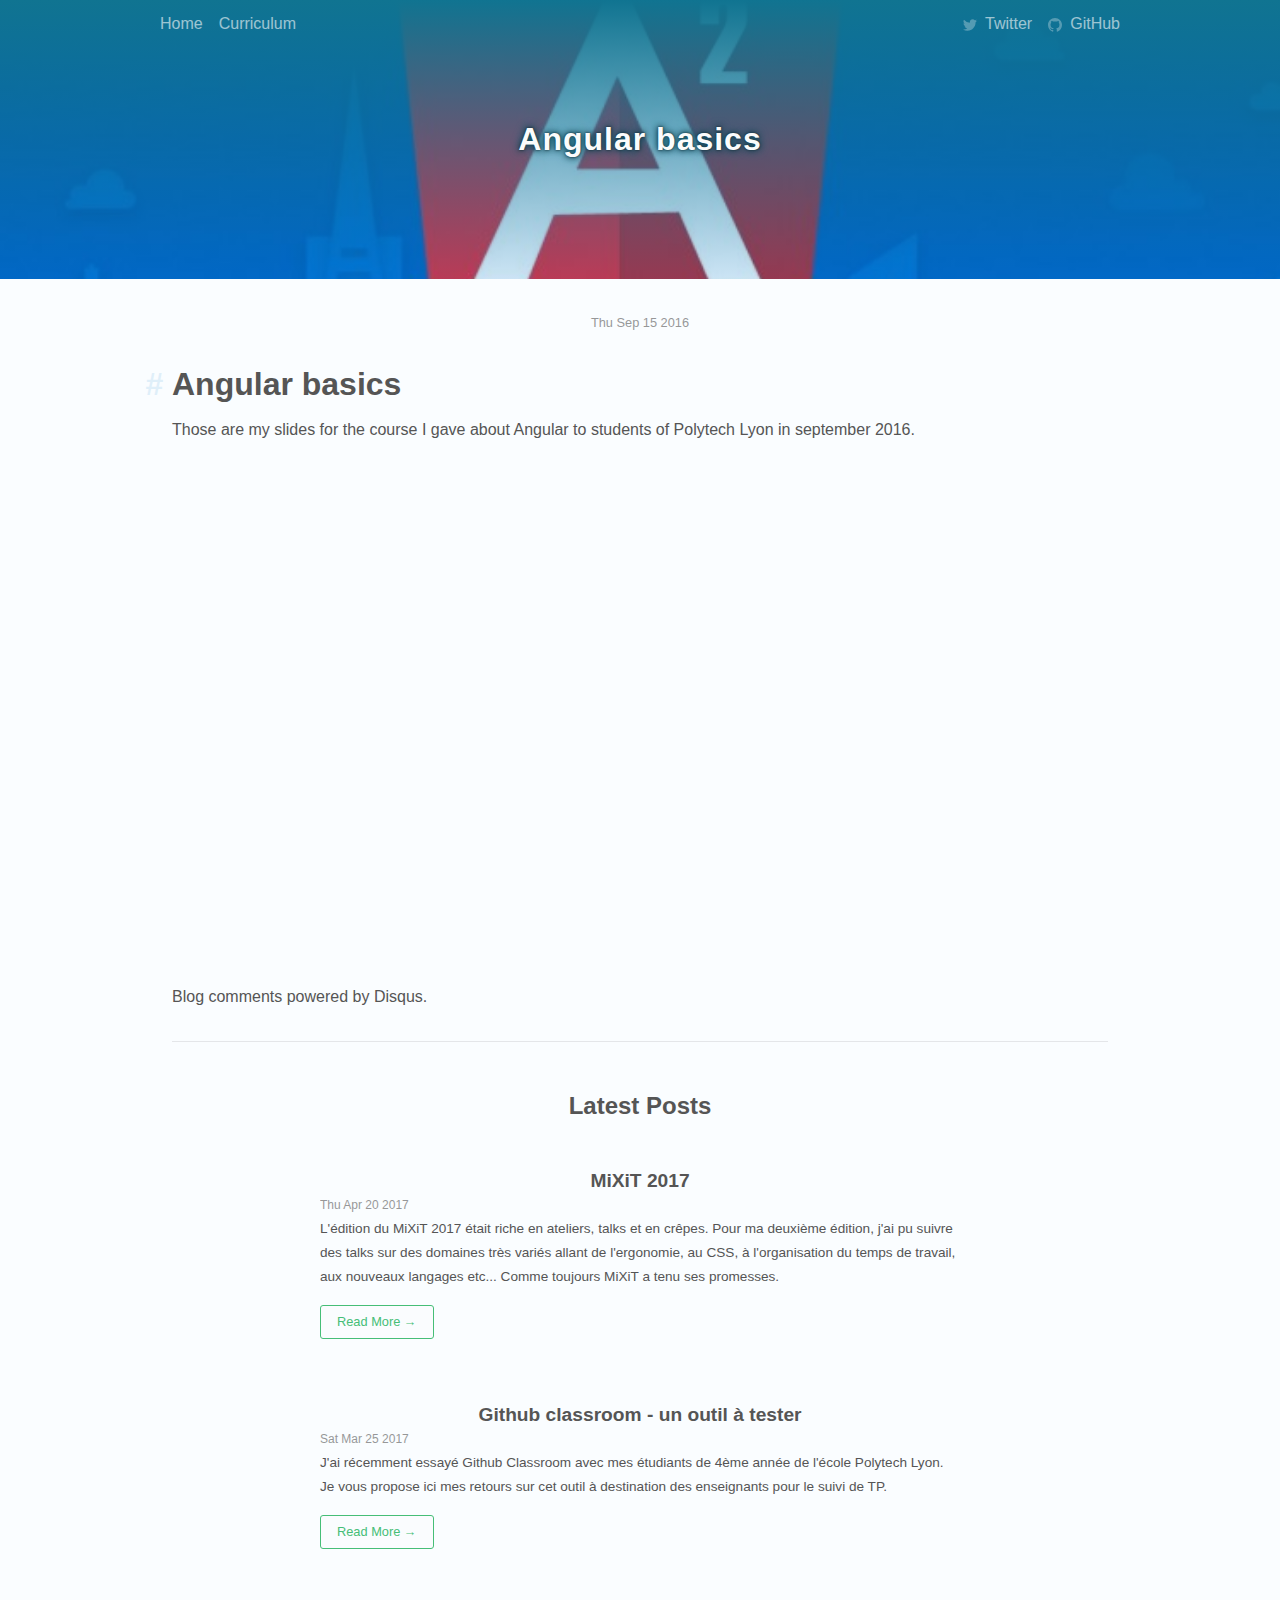
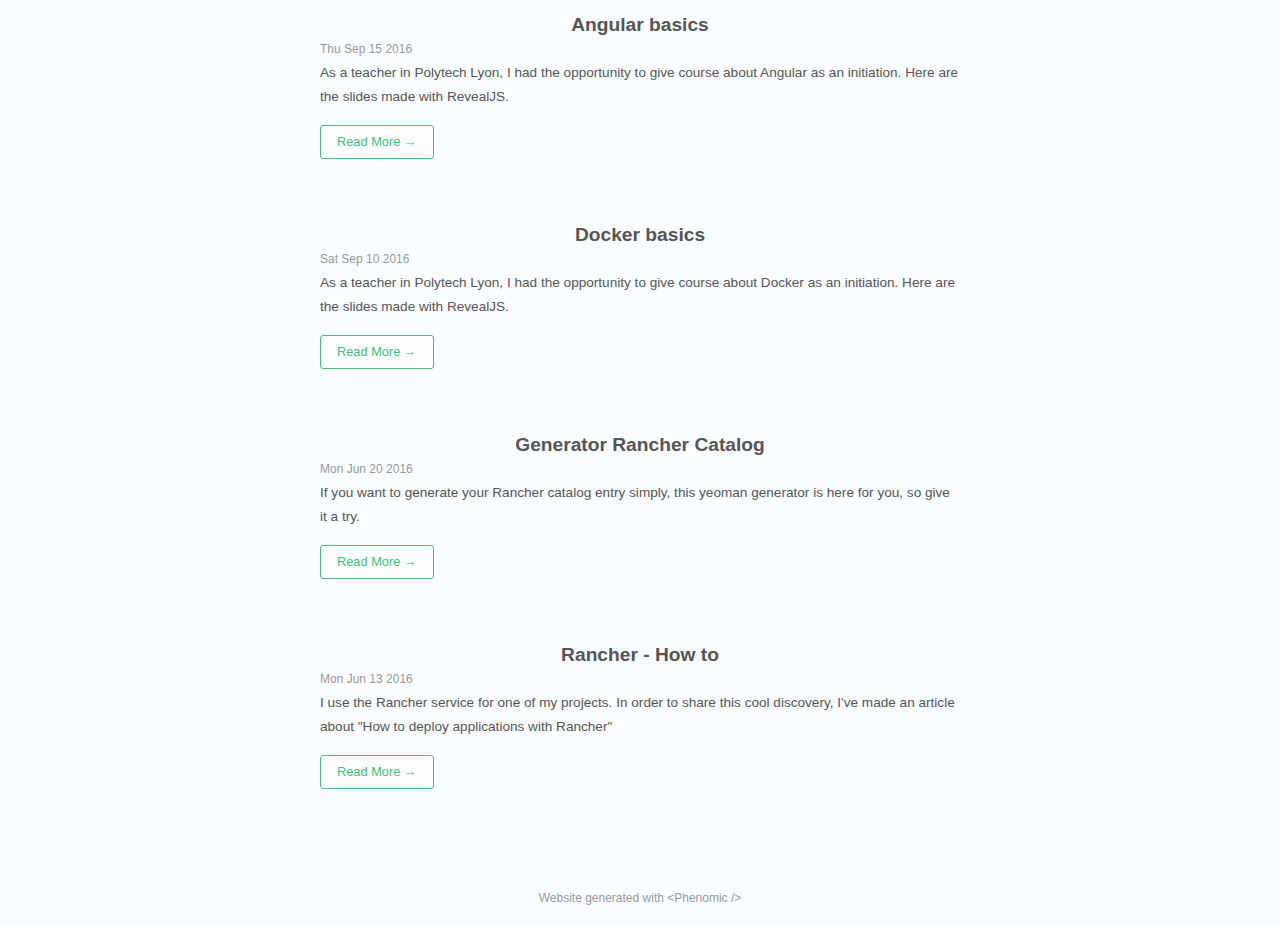
<file: posts/angular-training/index.html>
<!doctype html><html lang="en"><head><title data-react-helmet="true">Angular basics</title><meta charset="utf-8"/><meta http-equiv="X-UA-Compatible" content="IE=edge"/><meta name="viewport" content="width=device-width, initial-scale=1"/><meta data-react-helmet="true" name="generator" content="Phenomic 0.20.4"/><meta data-react-helmet="true" property="og:site_name" content="Portfolio Antoine Caron"/><meta data-react-helmet="true" property="fb:app_id" content="235346886871248"/><meta data-react-helmet="true" name="twitter:site" content="@Slashgear_"/><meta data-react-helmet="true" name="viewport" content="width=device-width, initial-scale=1"/><meta data-react-helmet="true" property="og:type" content="article"/><meta data-react-helmet="true" property="og:title" content="Angular basics"/><meta data-react-helmet="true" property="og:url" content="http://slashgear.github.io/posts/angular-training/"/><meta data-react-helmet="true" property="og:image" content="http://slashgear.github.io/assets/angular-training/angular.png"/><meta data-react-helmet="true" property="og:description" content="As a teacher in Polytech Lyon, I had the opportunity to give course about Angular as an initiation. Here are the slides made with RevealJS."/><meta data-react-helmet="true" name="twitter:card" content="summary"/><meta data-react-helmet="true" name="twitter:title" content="Angular basics"/><meta data-react-helmet="true" name="twitter:creator" content="@Slashgear_"/><meta data-react-helmet="true" name="twitter:description" content="As a teacher in Polytech Lyon, I had the opportunity to give course about Angular as an initiation. Here are the slides made with RevealJS."/><meta data-react-helmet="true" name="twitter:image" content="http://slashgear.github.io/assets/angular-training/angular.png"/><meta data-react-helmet="true" name="description" content="As a teacher in Polytech Lyon, I had the opportunity to give course about Angular as an initiation. Here are the slides made with RevealJS."/><link data-react-helmet="true" rel="icon" href="/assets/favicon.ico"/><link rel="stylesheet" href="/phenomic.browser.e1df06490e220f2afc1f.css"/><script data-react-helmet="true" src="https://cdn.polyfill.io/v2/polyfill.min.js"></script></head><body><div id="phenomic"><div data-reactroot="" data-reactid="1" data-react-checksum="-622880213"><div class="_2Mf6m" data-reactid="2"><div hidden="" data-reactid="3"><!-- react-empty: 4 --><!-- react-empty: 5 --><style data-reactid="6">@-ms-viewport { width: device-width; }</style></div><header class="_2gGRo" data-reactid="7"><nav class="_2frUm" data-reactid="8"><div class="_37D8R" data-reactid="9"><a class="Ezg15" href="/" data-reactid="10">Home</a><a class="Ezg15" href="/curriculum" data-reactid="11">Curriculum</a></div><div class="_3VLYQ" data-reactid="12"><a href="https://twitter.com/Slashgear_" class="Ezg15" data-reactid="13"><span class="SVGInline SVGInline--cleaned" data-reactid="14"><svg class="SVGInline-svg SVGInline--cleaned-svg" xmlns="http://www.w3.org/2000/svg" viewBox="0 0 24 24"><path d="M24 4.557a9.83 9.83 0 0 1-2.828.775 4.932 4.932 0 0 0 2.165-2.724 9.864 9.864 0 0 1-3.127 1.195 4.916 4.916 0 0 0-3.594-1.555c-3.18 0-5.515 2.966-4.797 6.045A13.978 13.978 0 0 1 1.67 3.15a4.93 4.93 0 0 0 1.524 6.573 4.903 4.903 0 0 1-2.23-.616c-.053 2.28 1.582 4.415 3.95 4.89a4.935 4.935 0 0 1-2.224.084 4.928 4.928 0 0 0 4.6 3.42A9.9 9.9 0 0 1 0 19.54a13.94 13.94 0 0 0 7.548 2.212c9.142 0 14.307-7.72 13.995-14.646A10.025 10.025 0 0 0 24 4.556z"/></svg></span><!-- react-text: 15 -->Twitter<!-- /react-text --></a><a href="https://github.com/Slashgear" class="Ezg15" data-reactid="16"><span class="SVGInline SVGInline--cleaned" data-reactid="17"><svg class="SVGInline-svg SVGInline--cleaned-svg" xmlns="http://www.w3.org/2000/svg" viewBox="0 0 24 24"><path d="M12 0C5.374 0 0 5.373 0 12c0 5.302 3.438 9.8 8.207 11.387.6.11.793-.26.793-.577v-2.234c-3.338.726-4.033-1.416-4.033-1.416-.546-1.387-1.333-1.756-1.333-1.756-1.09-.745.083-.73.083-.73 1.205.085 1.84 1.238 1.84 1.238 1.07 1.834 2.806 1.304 3.49.997.108-.776.42-1.306.763-1.605-2.665-.305-5.467-1.334-5.467-5.93 0-1.312.47-2.382 1.236-3.222-.125-.303-.536-1.524.116-3.176 0 0 1.008-.322 3.3 1.23A11.51 11.51 0 0 1 12 5.803c1.02.005 2.047.138 3.006.404 2.29-1.552 3.297-1.23 3.297-1.23.653 1.653.242 2.874.118 3.176.77.84 1.236 1.91 1.236 3.22 0 4.61-2.807 5.625-5.48 5.922.43.372.824 1.102.824 2.222v3.293c0 .32.192.694.8.576C20.567 21.796 24 17.3 24 12c0-6.627-5.373-12-12-12z"/></svg></span><!-- react-text: 18 -->GitHub<!-- /react-text --></a></div></nav></header><div class="_116Tm" data-reactid="19"><div class="sFWsg" data-reactid="20"><!-- react-empty: 21 --><div class="_3p2ZP" style="background:#111 url(/assets/angular-training/angular.png) 50% 50% / cover;" data-reactid="22"><div class="_3wrxV" data-reactid="23"><div class="hOK0m" data-reactid="24"><h1 class="_1Tkeg" data-reactid="25">Angular basics</h1></div></div></div><div class="hOK0m _1z1n5" data-reactid="26"><div data-reactid="27"><header class="_2BJ2-" data-reactid="28"><time data-reactid="29">Thu Sep 15 2016</time></header></div><div class="_30RKo" data-reactid="30"><div class="phenomic-BodyContainer" data-reactid="31"><h1 id="angular-basics"><a href="#angular-basics" class="phenomic-HeadingAnchor">#</a>Angular basics</h1>
<p>Those are my slides for the course I gave about Angular to students of Polytech Lyon in september 2016.</p>
<div style="position:relative;height:0;padding-bottom:56.25%">
<iframe src="https://slashgear.github.io/angular2-basics/#/" width="640" height="360" frameborder="0" style="position:absolute;width:100%;height:100%;left:0" allowfullscreen></iframe>
</div>
</div></div><hr data-reactid="32"/><div data-reactid="33"><h2 class="_1vSY4" data-reactid="34">Latest Posts</h2><div data-reactid="35"><ul class="lfRQE" data-reactid="36"><li data-reactid="37"><div class="_1eeKI" data-reactid="38"><a class="_2mH_g" href="/posts/mixit17/" data-reactid="39">MiXiT 2017</a><div class="_2l2N1" data-reactid="40"><time data-reactid="41">Thu Apr 20 2017</time></div><div class="_1-sEy" data-reactid="42"><!-- react-text: 43 -->L&#x27;édition du MiXiT 2017 était riche en ateliers, talks et en crêpes. Pour ma deuxième édition, j&#x27;ai pu suivre des talks sur des domaines très variés allant de l&#x27;ergonomie, au CSS, à l&#x27;organisation du temps de travail, aux nouveaux langages etc... Comme toujours MiXiT a tenu ses promesses.<!-- /react-text --><!-- react-text: 44 --> <!-- /react-text --></div><a class="niUXw" href="/posts/mixit17/" data-reactid="45"><span role="button" class="_1mmZb _1w6mX" data-reactid="46">Read More →</span></a></div></li><li data-reactid="47"><div class="_1eeKI" data-reactid="48"><a class="_2mH_g" href="/posts/github-classroom/" data-reactid="49">Github classroom - un outil à tester</a><div class="_2l2N1" data-reactid="50"><time data-reactid="51">Sat Mar 25 2017</time></div><div class="_1-sEy" data-reactid="52"><!-- react-text: 53 -->J&#x27;ai récemment essayé Github Classroom avec mes étudiants de 4ème année de l&#x27;école Polytech Lyon. Je vous propose ici mes retours sur cet outil à destination des enseignants pour le suivi de TP.<!-- /react-text --><!-- react-text: 54 --> <!-- /react-text --></div><a class="niUXw" href="/posts/github-classroom/" data-reactid="55"><span role="button" class="_1mmZb _1w6mX" data-reactid="56">Read More →</span></a></div></li><li data-reactid="57"><div class="_1eeKI" data-reactid="58"><a class="_2mH_g" href="/posts/angular-training/" data-reactid="59">Angular basics</a><div class="_2l2N1" data-reactid="60"><time data-reactid="61">Thu Sep 15 2016</time></div><div class="_1-sEy" data-reactid="62"><!-- react-text: 63 -->As a teacher in Polytech Lyon, I had the opportunity to give course about Angular as an initiation. Here are the slides made with RevealJS.<!-- /react-text --><!-- react-text: 64 --> <!-- /react-text --></div><a class="niUXw" href="/posts/angular-training/" data-reactid="65"><span role="button" class="_1mmZb _1w6mX" data-reactid="66">Read More →</span></a></div></li><li data-reactid="67"><div class="_1eeKI" data-reactid="68"><a class="_2mH_g" href="/posts/docker-training/" data-reactid="69">Docker basics</a><div class="_2l2N1" data-reactid="70"><time data-reactid="71">Sat Sep 10 2016</time></div><div class="_1-sEy" data-reactid="72"><!-- react-text: 73 -->As a teacher in Polytech Lyon, I had the opportunity to give course about Docker as an initiation. Here are the slides made with RevealJS.<!-- /react-text --><!-- react-text: 74 --> <!-- /react-text --></div><a class="niUXw" href="/posts/docker-training/" data-reactid="75"><span role="button" class="_1mmZb _1w6mX" data-reactid="76">Read More →</span></a></div></li><li data-reactid="77"><div class="_1eeKI" data-reactid="78"><a class="_2mH_g" href="/posts/generator-rancher-catalog/" data-reactid="79">Generator Rancher Catalog</a><div class="_2l2N1" data-reactid="80"><time data-reactid="81">Mon Jun 20 2016</time></div><div class="_1-sEy" data-reactid="82"><!-- react-text: 83 -->If you want to generate your Rancher catalog entry simply, this yeoman generator is here for you, so give it a try.<!-- /react-text --><!-- react-text: 84 --> <!-- /react-text --></div><a class="niUXw" href="/posts/generator-rancher-catalog/" data-reactid="85"><span role="button" class="_1mmZb _1w6mX" data-reactid="86">Read More →</span></a></div></li><li data-reactid="87"><div class="_1eeKI" data-reactid="88"><a class="_2mH_g" href="/posts/rancher/" data-reactid="89">Rancher - How to</a><div class="_2l2N1" data-reactid="90"><time data-reactid="91">Mon Jun 13 2016</time></div><div class="_1-sEy" data-reactid="92"><!-- react-text: 93 -->I use the Rancher service for one of my projects. In order to share this cool discovery, I&#x27;ve made an article about &quot;How to deploy applications with Rancher&quot;<!-- /react-text --><!-- react-text: 94 --> <!-- /react-text --></div><a class="niUXw" href="/posts/rancher/" data-reactid="95"><span role="button" class="_1mmZb _1w6mX" data-reactid="96">Read More →</span></a></div></li></ul></div></div></div></div></div><footer class="_1Ustb" data-reactid="97"><p data-reactid="98"><a href="https://phenomic.io" class="_21LuU" data-reactid="99"><!-- react-text: 100 -->Website generated with <!-- /react-text --><span class="MMp-P" data-reactid="101">&lt;Phenomic /&gt;</span></a></p></footer></div><script data-reactid="102"></script></div></div><script>window.__COLLECTION__ = [{"layout":"PageError","route":"404.html","description":"","__filename":"404.md","__url":"/404.html","__resourceUrl":"/404.html","__dataUrl":"/404.html.7f6093458561a2a9bb2178ef2cba0f0f.json"},{"title":"Curriculum","layout":"Homepage","description":"My curriclum","hero":"https://farm4.staticflickr.com/3949/15589950511_3675b15e59_k.jpg","__filename":"curriculum.md","__url":"/curriculum/","__resourceUrl":"/curriculum/index.html","__dataUrl":"/curriculum/index.html.0904ddf002fd515ffcce5441ecf2a1c6.json"},{"title":"Antoine Caron","layout":"Homepage","description":"Antoine Caron, french Full-Stack developer working in Lyon","hero":"/assets/portugal.jpg","__filename":"index.md","__url":"/","__resourceUrl":"/index.html","__dataUrl":"/index.html.1571d237e358147ce2f0487f0722f3ff.json"},{"title":"Angular basics","description":"As a teacher in Polytech Lyon, I had the opportunity to give course about Angular as an initiation. Here are the slides made with RevealJS.","date":"2016-09-15T00:00:00.000Z","hero":"/assets/angular-training/angular.png","layout":"Post","__filename":"posts/angular-training.md","__url":"/posts/angular-training/","__resourceUrl":"/posts/angular-training/index.html","__dataUrl":"/posts/angular-training/index.html.bb6c599f4dd3743f27f321933b7e5ad6.json"},{"title":"Docker basics","description":"As a teacher in Polytech Lyon, I had the opportunity to give course about Docker as an initiation. Here are the slides made with RevealJS.","date":"2016-09-10T00:00:00.000Z","hero":"/assets/docker-training/igor-ovsyannykov-151127.jpg","layout":"Post","__filename":"posts/docker-training.md","__url":"/posts/docker-training/","__resourceUrl":"/posts/docker-training/index.html","__dataUrl":"/posts/docker-training/index.html.a10ba192fdbbf5dce7f37982e34740a9.json"},{"title":"Generator Rancher Catalog","description":"If you want to generate your Rancher catalog entry simply, this yeoman generator is here for you, so give it a try.","date":"2016-06-20T00:00:00.000Z","hero":"/assets/rancher.jpg","layout":"Post","__filename":"posts/generator-rancher-catalog.md","__url":"/posts/generator-rancher-catalog/","__resourceUrl":"/posts/generator-rancher-catalog/index.html","__dataUrl":"/posts/generator-rancher-catalog/index.html.40432deb87058f025a4857f73ce67d78.json"},{"title":"Github classroom - un outil à tester","description":"J'ai récemment essayé Github Classroom avec mes étudiants de 4ème année de l'école Polytech Lyon. Je vous propose ici mes retours sur cet outil à destination des enseignants pour le suivi de TP.","date":"2017-03-25T00:00:00.000Z","hero":"/assets/github-classroom/logo.jpg","layout":"Post","__filename":"posts/github-classroom.md","__url":"/posts/github-classroom/","__resourceUrl":"/posts/github-classroom/index.html","__dataUrl":"/posts/github-classroom/index.html.87114043fe89d1bb958927eb8b117d29.json"},{"title":"Kotlin in action","description":"In the Mix-IT, I followed a conference by Hadi Hariri on the new langague Kotlin. Here are my impressions of this programming language .","date":"2016-04-26T00:00:00.000Z","hero":"/assets/kotlin/kotlin.png","layout":"Post","__filename":"posts/kotlin.md","__url":"/posts/kotlin/","__resourceUrl":"/posts/kotlin/index.html","__dataUrl":"/posts/kotlin/index.html.25384269b86ea4dab343ff566728a2d4.json"},{"title":"MiXiT 2017","description":"L'édition du MiXiT 2017 était riche en ateliers, talks et en crêpes. Pour ma deuxième édition, j'ai pu suivre des talks sur des domaines très variés allant de l'ergonomie, au CSS, à l'organisation du temps de travail, aux nouveaux langages etc... Comme toujours MiXiT a tenu ses promesses.","date":"2017-04-20T00:00:00.000Z","hero":"/assets/mixit17/mixit17.jpg","layout":"Post","__filename":"posts/mixit17.md","__url":"/posts/mixit17/","__resourceUrl":"/posts/mixit17/index.html","__dataUrl":"/posts/mixit17/index.html.2de6322d044ae8018259bd209e3da64c.json"},{"title":"Rancher - How to","description":"I use the Rancher service for one of my projects. In order to share this cool discovery, I've made an article about \"How to deploy applications with Rancher\"","date":"2016-06-13T00:00:00.000Z","hero":"/assets/rancher.jpg","layout":"Post","__filename":"posts/rancher.md","__url":"/posts/rancher/","__resourceUrl":"/posts/rancher/index.html","__dataUrl":"/posts/rancher/index.html.1421284f29cdb376b28dfc48ff343519.json"}];window.__INITIAL_STATE__ = {"pages":{"/posts/angular-training/":{"head":{"title":"Angular basics","description":"As a teacher in Polytech Lyon, I had the opportunity to give course about Angular as an initiation. Here are the slides made with RevealJS.","date":"2016-09-15T00:00:00.000Z","hero":"/assets/angular-training/angular.png","layout":"Post"},"body":"<h1 id=\"angular-basics\"><a href=\"#angular-basics\" class=\"phenomic-HeadingAnchor\">#</a>Angular basics</h1>\n<p>Those are my slides for the course I gave about Angular to students of Polytech Lyon in september 2016.</p>\n<div style=\"position:relative;height:0;padding-bottom:56.25%\">\n<iframe src=\"https://slashgear.github.io/angular2-basics/#/\" width=\"640\" height=\"360\" frameborder=\"0\" style=\"position:absolute;width:100%;height:100%;left:0\" allowfullscreen></iframe>\n</div>\n","__filename":"posts/angular-training.md","__url":"/posts/angular-training/","__resourceUrl":"/posts/angular-training/index.html","__dataUrl":"/posts/angular-training/index.html.bb6c599f4dd3743f27f321933b7e5ad6.json","type":"Post"}}}</script><script src="/phenomic.browser.e1df06490e220f2afc1f.js"></script></body></html>
</file>
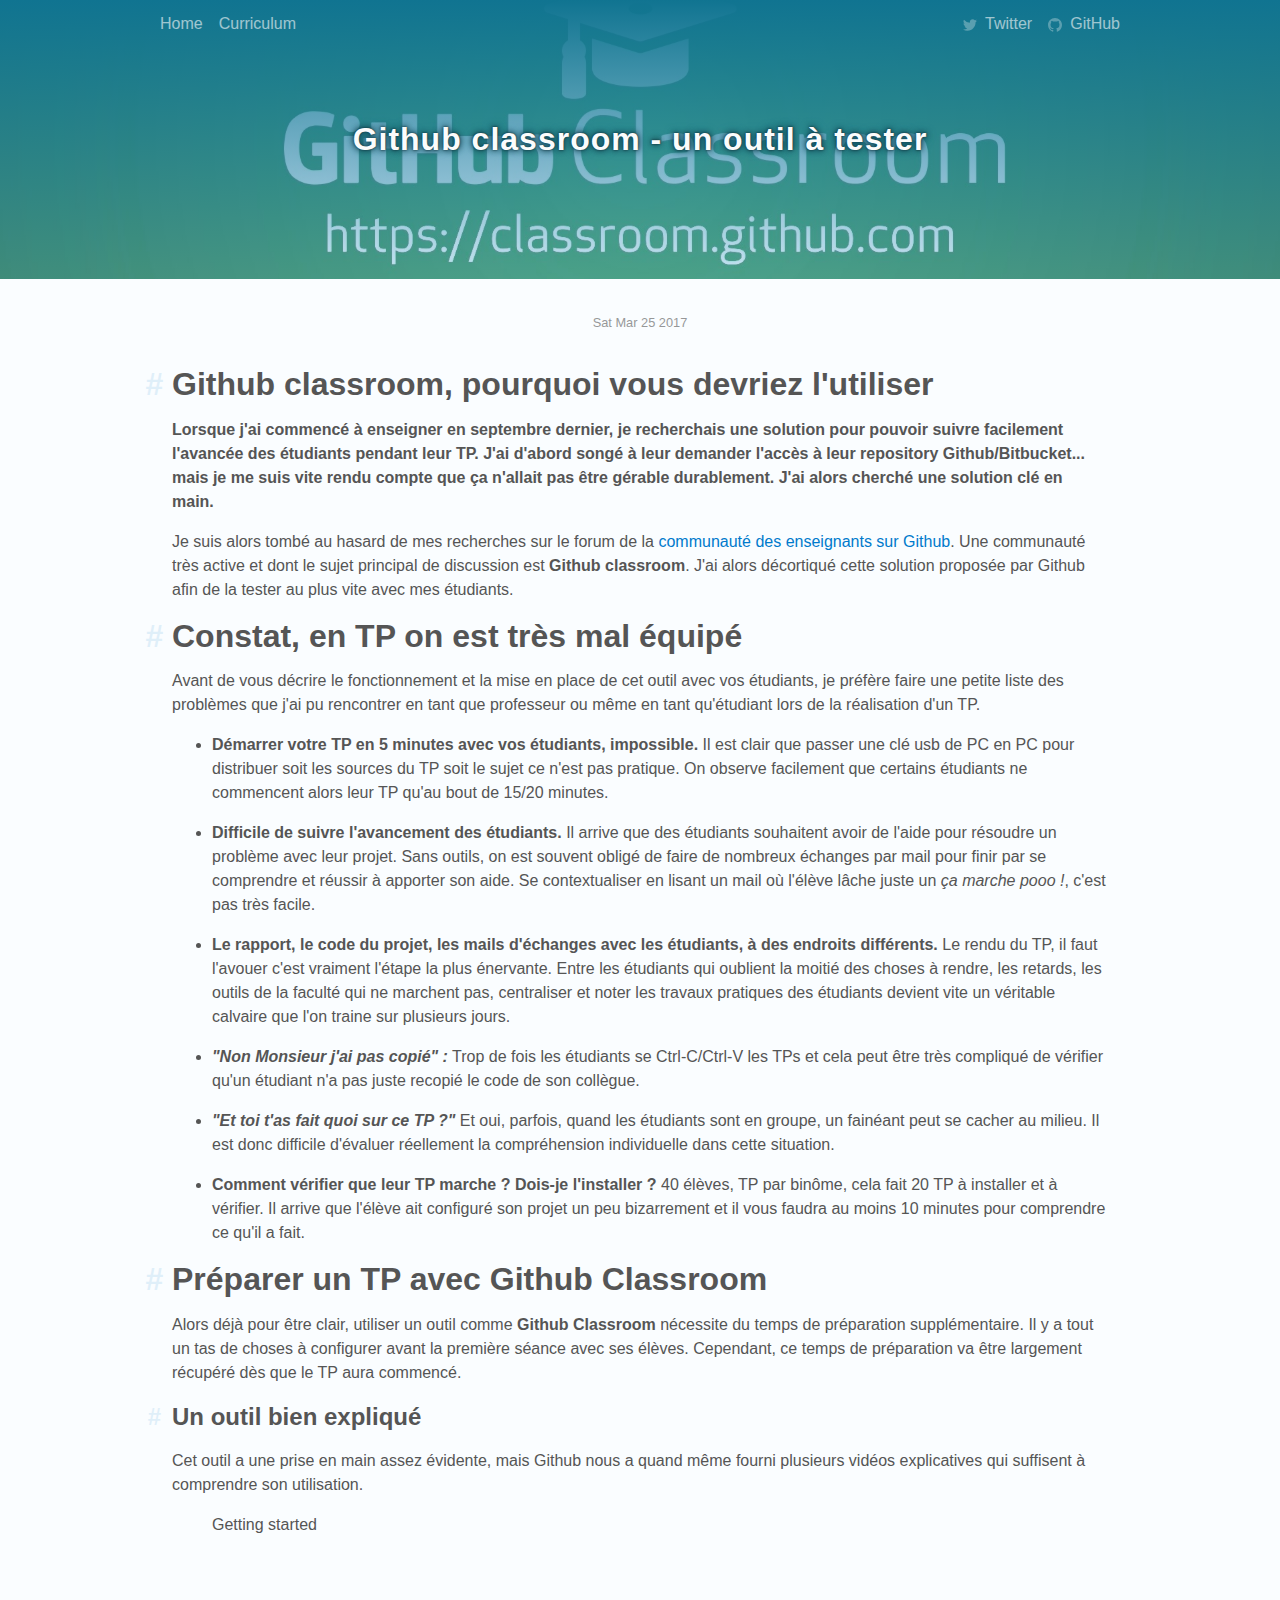
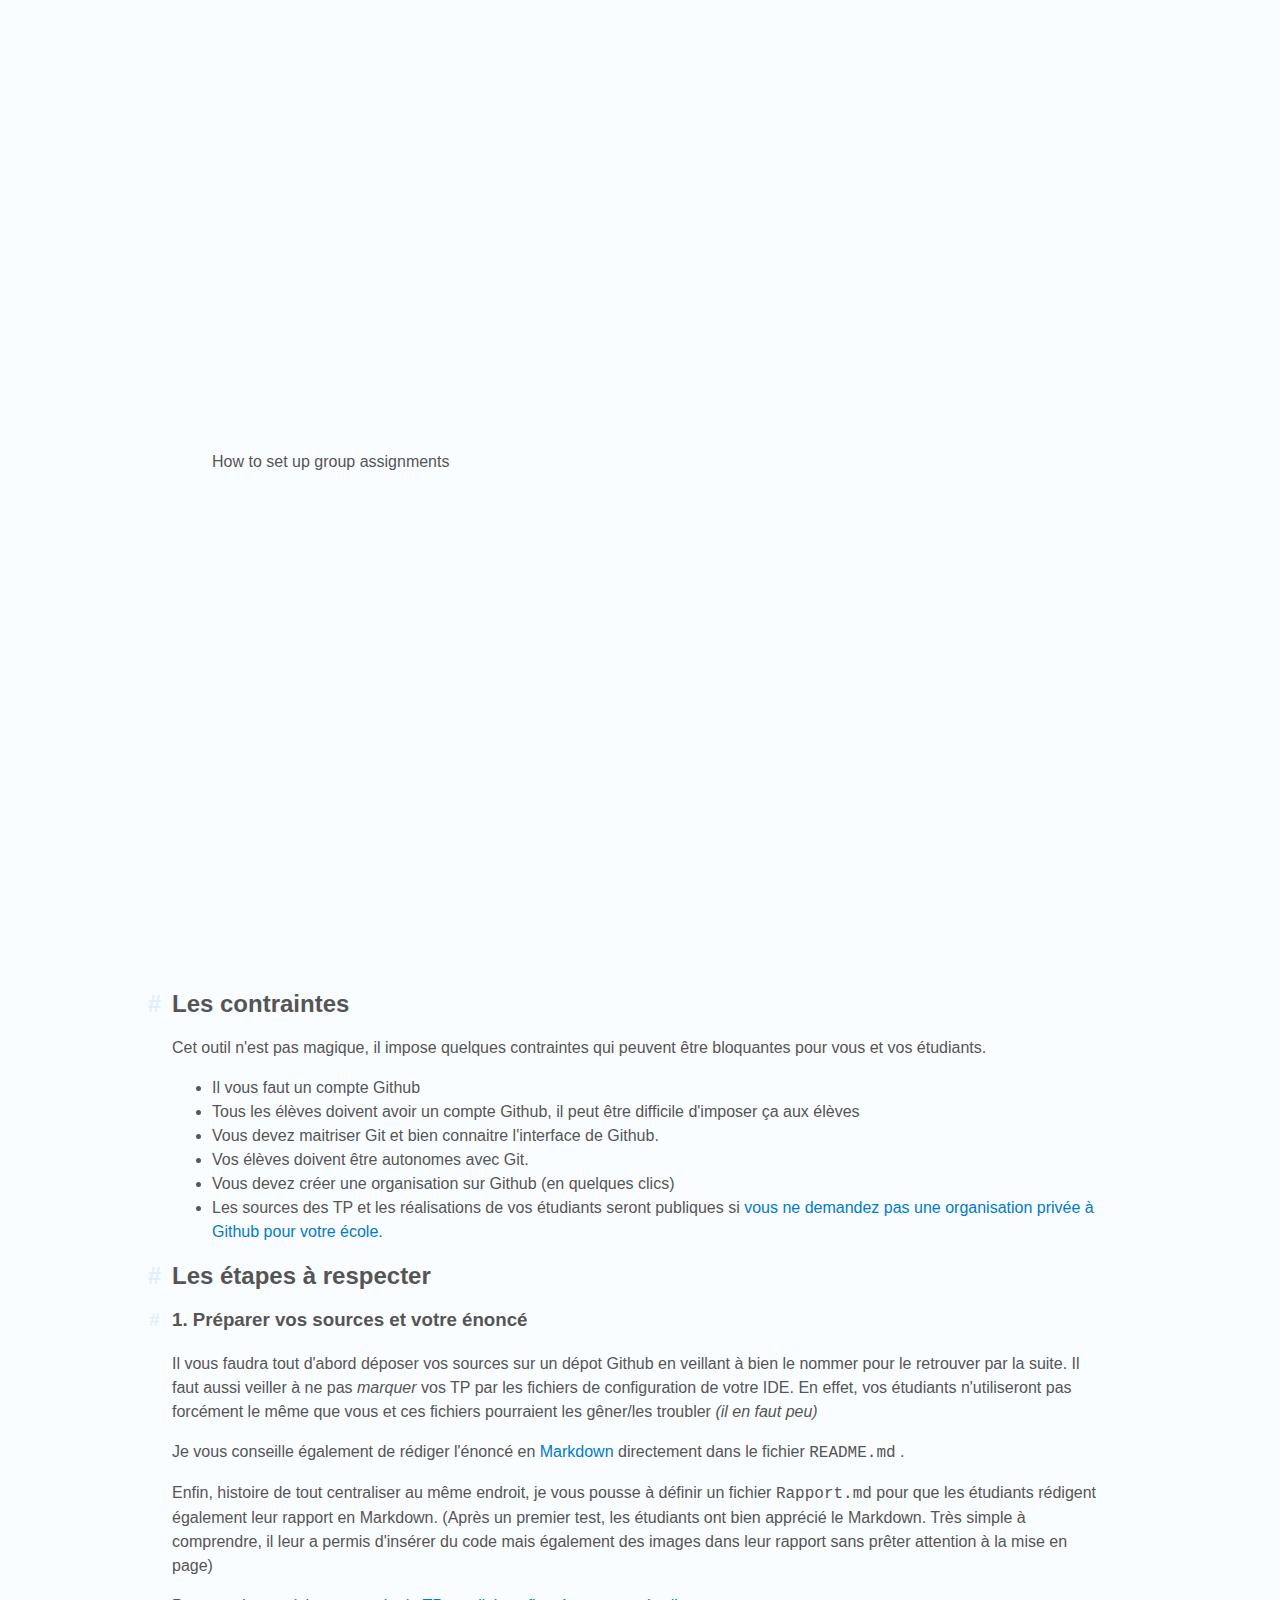
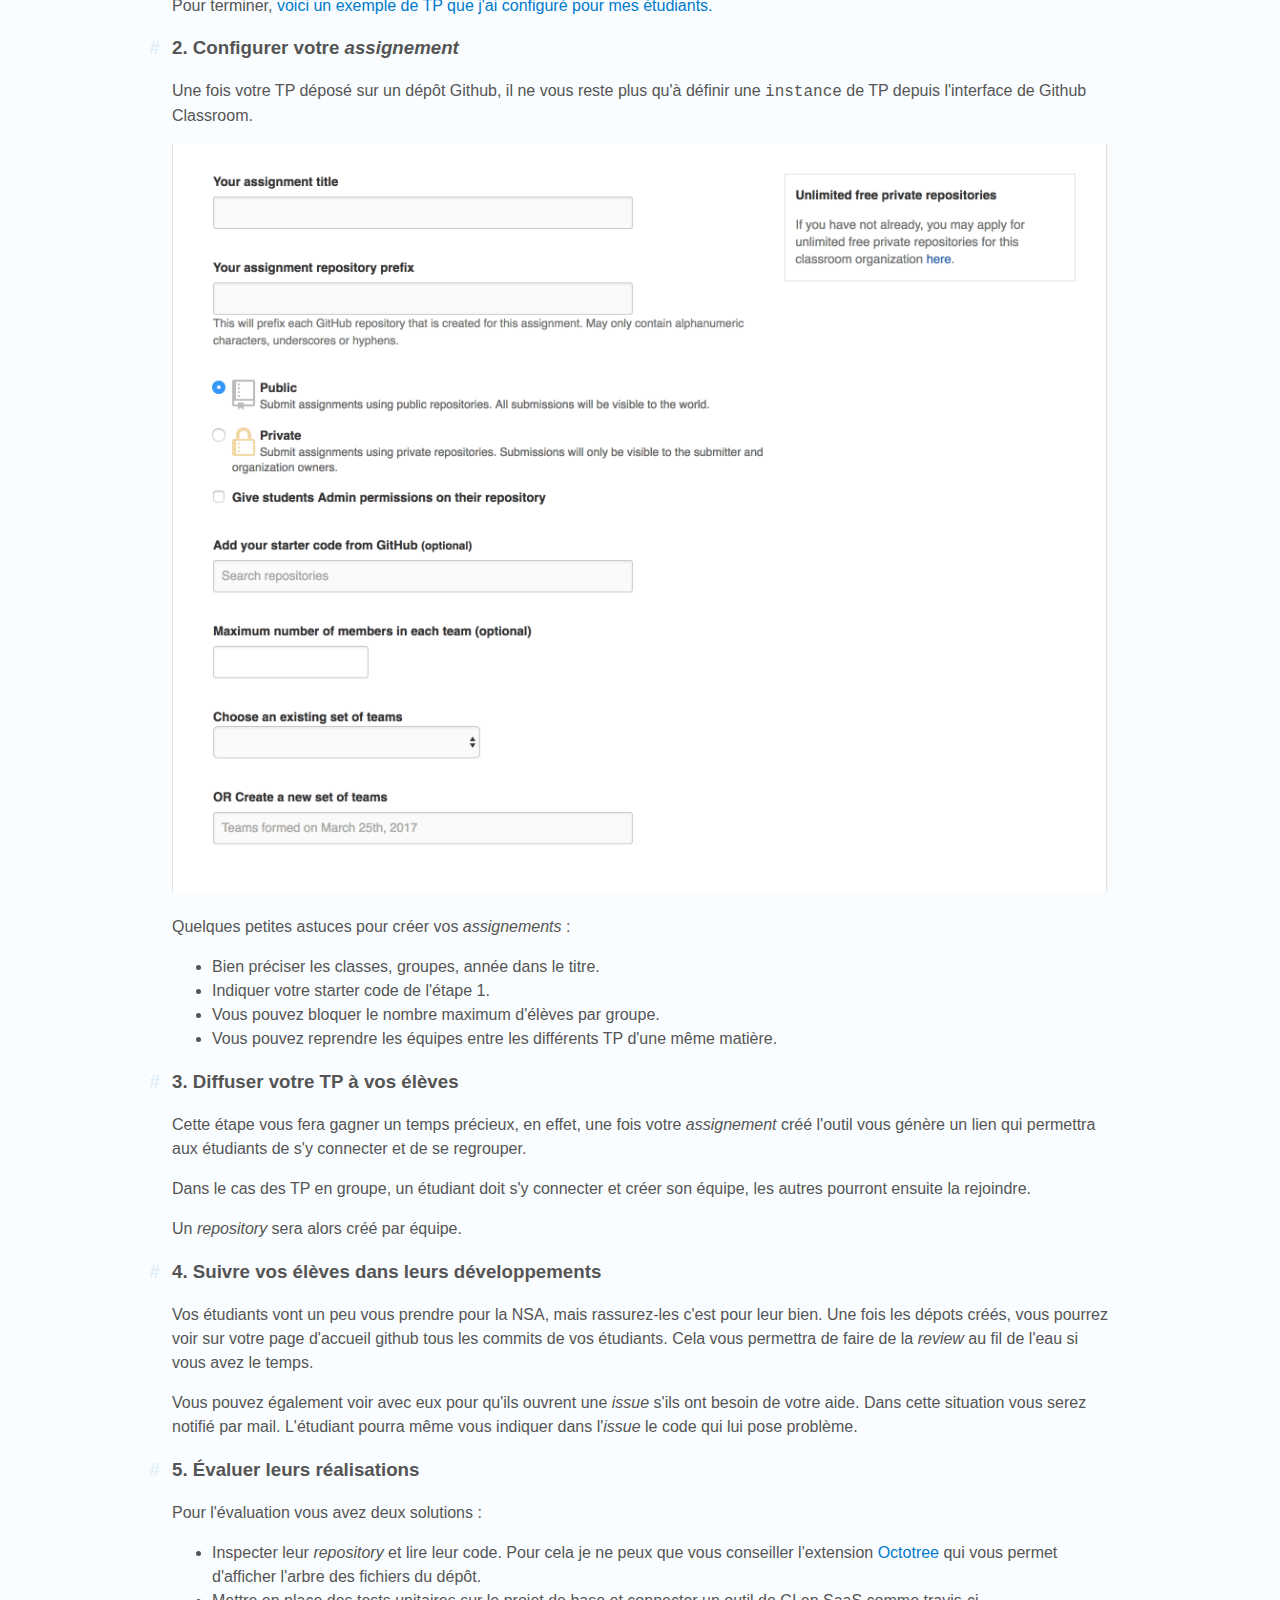
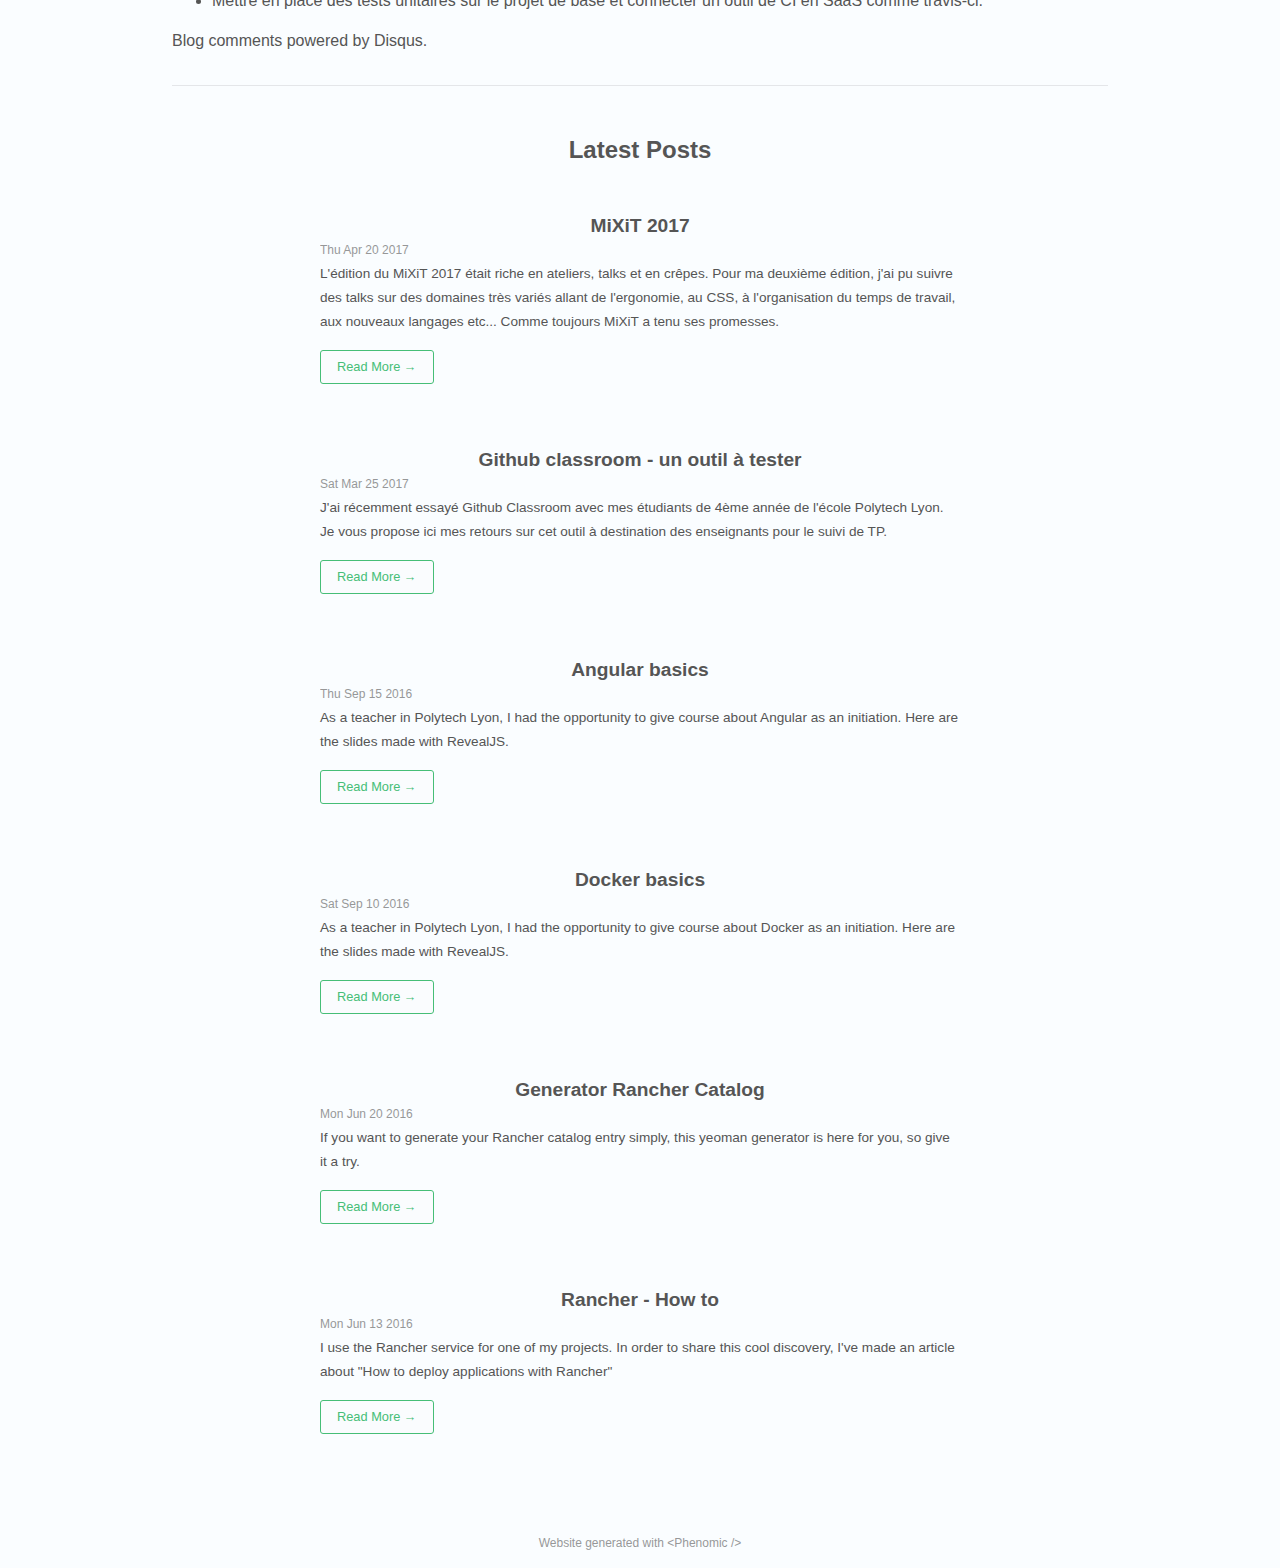
<file: posts/github-classroom/index.html>
<!doctype html><html lang="en"><head><title data-react-helmet="true">Github classroom - un outil à tester</title><meta charset="utf-8"/><meta http-equiv="X-UA-Compatible" content="IE=edge"/><meta name="viewport" content="width=device-width, initial-scale=1"/><meta data-react-helmet="true" name="generator" content="Phenomic 0.20.4"/><meta data-react-helmet="true" property="og:site_name" content="Portfolio Antoine Caron"/><meta data-react-helmet="true" property="fb:app_id" content="235346886871248"/><meta data-react-helmet="true" name="twitter:site" content="@Slashgear_"/><meta data-react-helmet="true" name="viewport" content="width=device-width, initial-scale=1"/><meta data-react-helmet="true" property="og:type" content="article"/><meta data-react-helmet="true" property="og:title" content="Github classroom - un outil à tester"/><meta data-react-helmet="true" property="og:url" content="http://slashgear.github.io/posts/github-classroom/"/><meta data-react-helmet="true" property="og:image" content="http://slashgear.github.io/assets/github-classroom/logo.jpg"/><meta data-react-helmet="true" property="og:description" content="J&#x27;ai récemment essayé Github Classroom avec mes étudiants de 4ème année de l&#x27;école Polytech Lyon. Je vous propose ici mes retours sur cet outil à destination des enseignants pour le suivi de TP."/><meta data-react-helmet="true" name="twitter:card" content="summary"/><meta data-react-helmet="true" name="twitter:title" content="Github classroom - un outil à tester"/><meta data-react-helmet="true" name="twitter:creator" content="@Slashgear_"/><meta data-react-helmet="true" name="twitter:description" content="J&#x27;ai récemment essayé Github Classroom avec mes étudiants de 4ème année de l&#x27;école Polytech Lyon. Je vous propose ici mes retours sur cet outil à destination des enseignants pour le suivi de TP."/><meta data-react-helmet="true" name="twitter:image" content="http://slashgear.github.io/assets/github-classroom/logo.jpg"/><meta data-react-helmet="true" name="description" content="J&#x27;ai récemment essayé Github Classroom avec mes étudiants de 4ème année de l&#x27;école Polytech Lyon. Je vous propose ici mes retours sur cet outil à destination des enseignants pour le suivi de TP."/><link data-react-helmet="true" rel="icon" href="/assets/favicon.ico"/><link rel="stylesheet" href="/phenomic.browser.e1df06490e220f2afc1f.css"/><script data-react-helmet="true" src="https://cdn.polyfill.io/v2/polyfill.min.js"></script></head><body><div id="phenomic"><div data-reactroot="" data-reactid="1" data-react-checksum="-2001203746"><div class="_2Mf6m" data-reactid="2"><div hidden="" data-reactid="3"><!-- react-empty: 4 --><!-- react-empty: 5 --><style data-reactid="6">@-ms-viewport { width: device-width; }</style></div><header class="_2gGRo" data-reactid="7"><nav class="_2frUm" data-reactid="8"><div class="_37D8R" data-reactid="9"><a class="Ezg15" href="/" data-reactid="10">Home</a><a class="Ezg15" href="/curriculum" data-reactid="11">Curriculum</a></div><div class="_3VLYQ" data-reactid="12"><a href="https://twitter.com/Slashgear_" class="Ezg15" data-reactid="13"><span class="SVGInline SVGInline--cleaned" data-reactid="14"><svg class="SVGInline-svg SVGInline--cleaned-svg" xmlns="http://www.w3.org/2000/svg" viewBox="0 0 24 24"><path d="M24 4.557a9.83 9.83 0 0 1-2.828.775 4.932 4.932 0 0 0 2.165-2.724 9.864 9.864 0 0 1-3.127 1.195 4.916 4.916 0 0 0-3.594-1.555c-3.18 0-5.515 2.966-4.797 6.045A13.978 13.978 0 0 1 1.67 3.15a4.93 4.93 0 0 0 1.524 6.573 4.903 4.903 0 0 1-2.23-.616c-.053 2.28 1.582 4.415 3.95 4.89a4.935 4.935 0 0 1-2.224.084 4.928 4.928 0 0 0 4.6 3.42A9.9 9.9 0 0 1 0 19.54a13.94 13.94 0 0 0 7.548 2.212c9.142 0 14.307-7.72 13.995-14.646A10.025 10.025 0 0 0 24 4.556z"/></svg></span><!-- react-text: 15 -->Twitter<!-- /react-text --></a><a href="https://github.com/Slashgear" class="Ezg15" data-reactid="16"><span class="SVGInline SVGInline--cleaned" data-reactid="17"><svg class="SVGInline-svg SVGInline--cleaned-svg" xmlns="http://www.w3.org/2000/svg" viewBox="0 0 24 24"><path d="M12 0C5.374 0 0 5.373 0 12c0 5.302 3.438 9.8 8.207 11.387.6.11.793-.26.793-.577v-2.234c-3.338.726-4.033-1.416-4.033-1.416-.546-1.387-1.333-1.756-1.333-1.756-1.09-.745.083-.73.083-.73 1.205.085 1.84 1.238 1.84 1.238 1.07 1.834 2.806 1.304 3.49.997.108-.776.42-1.306.763-1.605-2.665-.305-5.467-1.334-5.467-5.93 0-1.312.47-2.382 1.236-3.222-.125-.303-.536-1.524.116-3.176 0 0 1.008-.322 3.3 1.23A11.51 11.51 0 0 1 12 5.803c1.02.005 2.047.138 3.006.404 2.29-1.552 3.297-1.23 3.297-1.23.653 1.653.242 2.874.118 3.176.77.84 1.236 1.91 1.236 3.22 0 4.61-2.807 5.625-5.48 5.922.43.372.824 1.102.824 2.222v3.293c0 .32.192.694.8.576C20.567 21.796 24 17.3 24 12c0-6.627-5.373-12-12-12z"/></svg></span><!-- react-text: 18 -->GitHub<!-- /react-text --></a></div></nav></header><div class="_116Tm" data-reactid="19"><div class="sFWsg" data-reactid="20"><!-- react-empty: 21 --><div class="_3p2ZP" style="background:#111 url(/assets/github-classroom/logo.jpg) 50% 50% / cover;" data-reactid="22"><div class="_3wrxV" data-reactid="23"><div class="hOK0m" data-reactid="24"><h1 class="_1Tkeg" data-reactid="25">Github classroom - un outil à tester</h1></div></div></div><div class="hOK0m _1z1n5" data-reactid="26"><div data-reactid="27"><header class="_2BJ2-" data-reactid="28"><time data-reactid="29">Sat Mar 25 2017</time></header></div><div class="_30RKo" data-reactid="30"><div class="phenomic-BodyContainer" data-reactid="31"><h1 id="github-classroom-pourquoi-vous-devriez-lutiliser"><a href="#github-classroom-pourquoi-vous-devriez-lutiliser" class="phenomic-HeadingAnchor">#</a>Github classroom, pourquoi vous devriez l'utiliser</h1>
<p><strong>Lorsque j'ai commencé à enseigner en septembre dernier, je recherchais une solution
pour pouvoir suivre facilement l'avancée des étudiants pendant leur TP. J'ai d'abord songé à leur
demander l'accès à leur repository Github/Bitbucket... mais je me suis vite rendu compte que ça
n'allait pas être gérable durablement. J'ai alors cherché une solution clé en main.</strong></p>
<p>Je suis alors tombé au hasard de mes recherches sur le forum de la <a href="https://education.github.community">communauté des
enseignants sur Github</a>. Une communauté très active et dont le sujet
principal de discussion est <strong>Github classroom</strong>. J'ai alors décortiqué cette solution proposée par Github
afin de la tester au plus vite avec mes étudiants.</p>
<h1 id="constat-en-tp-on-est-très-mal-équipé"><a href="#constat-en-tp-on-est-tr%C3%A8s-mal-%C3%A9quip%C3%A9" class="phenomic-HeadingAnchor">#</a>Constat, en TP on est très mal équipé</h1>
<p>Avant de vous décrire le fonctionnement et la mise en place de cet outil avec vos étudiants,
je préfère faire une petite liste des problèmes que j'ai pu rencontrer en tant que professeur
ou même en tant qu'étudiant lors de la réalisation d'un TP.</p>
<ul>
<li>
<p><strong>Démarrer votre TP en 5 minutes avec vos étudiants, impossible.</strong>
Il est clair que passer une clé usb de PC en PC pour distribuer soit les sources du TP soit
le sujet ce n'est pas pratique. On observe facilement que certains étudiants
ne commencent alors leur TP qu'au bout de 15/20 minutes.</p>
</li>
<li>
<p><strong>Difficile de suivre l'avancement des étudiants.</strong>
Il arrive que des étudiants souhaitent avoir de l'aide pour résoudre un problème
avec leur projet. Sans outils, on est souvent obligé de faire de nombreux échanges par
mail pour finir par se comprendre et réussir à apporter son aide. Se contextualiser
en lisant un mail où l'élève lâche juste un <em>ça marche pooo !</em>, c'est pas très facile.</p>
</li>
<li>
<p><strong>Le rapport, le code du projet, les mails d'échanges avec les étudiants, à des endroits différents.</strong>
Le rendu du TP, il faut l'avouer c'est vraiment l'étape la plus énervante.
Entre les étudiants qui oublient la moitié des choses à rendre, les retards,
les outils de la faculté qui ne marchent pas, centraliser et noter les travaux pratiques des étudiants
devient vite un véritable calvaire que l'on traine sur plusieurs jours.</p>
</li>
<li>
<p><strong><em>"Non Monsieur j'ai pas copié" :</em></strong>
Trop de fois les étudiants se Ctrl-C/Ctrl-V les TPs et cela peut être
très compliqué de vérifier qu'un étudiant n'a pas juste recopié le code de son collègue.</p>
</li>
</ul>
<ul>
<li>
<p><strong><em>"Et toi t'as fait quoi sur ce TP ?"</em></strong>
Et oui, parfois, quand les étudiants sont en groupe, un fainéant peut se cacher au milieu.
Il est donc difficile d'évaluer réellement la compréhension individuelle dans cette situation.</p>
</li>
<li>
<p><strong>Comment vérifier que leur TP marche ? Dois-je l'installer ?</strong>
40 élèves, TP par binôme, cela fait 20 TP à installer et à vérifier. Il arrive que l'élève ait
configuré son projet un peu bizarrement et il vous faudra au moins 10 minutes pour comprendre
ce qu'il a fait.</p>
</li>
</ul>
<h1 id="préparer-un-tp-avec-github-classroom"><a href="#pr%C3%A9parer-un-tp-avec-github-classroom" class="phenomic-HeadingAnchor">#</a>Préparer un TP avec Github Classroom</h1>
<p>Alors déjà pour être clair, utiliser un outil comme <strong>Github Classroom</strong> nécessite du temps
de préparation supplémentaire. Il y a tout un tas de choses à configurer avant la première séance
avec ses élèves. Cependant, ce temps de préparation va être largement récupéré dès que le TP aura commencé.</p>
<h2 id="un-outil-bien-expliqué"><a href="#un-outil-bien-expliqu%C3%A9" class="phenomic-HeadingAnchor">#</a>Un outil bien expliqué</h2>
<p>Cet outil a une prise en main assez évidente, mais Github nous a quand même fourni
plusieurs vidéos explicatives qui suffisent à comprendre son utilisation.</p>
<blockquote>
<p>Getting started</p>
<div style="position:relative;height:0;padding-bottom:56.25%"><iframe src="https://www.youtube.com/embed/ChA_zph7aao?ecver=2" width="640" height="360" frameborder="0" style="position:absolute;width:100%;height:100%;left:0" allowfullscreen></iframe></div>
</blockquote>
<blockquote>
<p>How to set up group assignments</p>
<div style="position:relative;height:0;padding-bottom:56.25%"><iframe src="https://www.youtube.com/embed/-52quDR2QSc?ecver=2" width="640" height="360" frameborder="0" style="position:absolute;width:100%;height:100%;left:0" allowfullscreen></iframe></div>
</blockquote>
<h2 id="les-contraintes"><a href="#les-contraintes" class="phenomic-HeadingAnchor">#</a>Les contraintes</h2>
<p>Cet outil n'est pas magique, il impose quelques contraintes qui peuvent être
bloquantes pour vous et vos étudiants.</p>
<ul>
<li>Il vous faut un compte Github</li>
<li>Tous les élèves doivent avoir un compte Github, il peut être difficile d'imposer ça aux élèves</li>
<li>Vous devez maitriser Git et bien connaitre l'interface de Github.</li>
<li>Vos élèves doivent être autonomes avec Git.</li>
<li>Vous devez créer une organisation sur Github (en quelques clics)</li>
<li>Les sources des TP et les réalisations de vos étudiants seront publiques si <a href="https://education.github.com/discount_requests/new">vous
ne demandez pas une organisation privée à Github pour votre école.</a></li>
</ul>
<h2 id="les-étapes-à-respecter"><a href="#les-%C3%A9tapes-%C3%A0-respecter" class="phenomic-HeadingAnchor">#</a>Les étapes à respecter</h2>
<h3 id="1-préparer-vos-sources-et-votre-énoncé"><a href="#1-pr%C3%A9parer-vos-sources-et-votre-%C3%A9nonc%C3%A9" class="phenomic-HeadingAnchor">#</a>1. Préparer vos sources et votre énoncé</h3>
<p>Il vous faudra tout d'abord déposer vos sources sur un dépot Github en
veillant à bien le nommer pour le retrouver par la suite. Il faut aussi veiller à ne pas
<em>marquer</em> vos TP par les fichiers de configuration de votre IDE. En effet,
vos étudiants n'utiliseront pas forcément le même que vous et ces fichiers pourraient les gêner/les troubler
<em>(il en faut peu)</em></p>
<p>Je vous conseille également de rédiger l'énoncé en <a href="https://guides.github.com/features/mastering-markdown/">Markdown</a>
directement dans le fichier <code>README.md</code> .</p>
<p>Enfin, histoire de tout centraliser au même endroit, je vous pousse à
définir un fichier <code>Rapport.md</code> pour que les étudiants rédigent également leur rapport en Markdown.
(Après un premier test, les étudiants ont bien apprécié le Markdown. Très simple à comprendre, il leur a
permis d'insérer du code mais également des images dans leur rapport sans prêter attention à la mise en page)</p>
<p>Pour terminer, <a href="https://github.com/PolytechLyon/isi3-tp1-graph">voici un exemple de TP que j'ai configuré pour mes étudiants.</a></p>
<h3 id="2-configurer-votre-assignement"><a href="#2-configurer-votre-assignement" class="phenomic-HeadingAnchor">#</a>2. Configurer votre <em>assignement</em></h3>
<p>Une fois votre TP déposé sur un dépôt Github, il ne vous reste plus qu'à définir une <code>instance</code>
de TP depuis l'interface de Github Classroom.</p>
<p><img src="/assets/github-classroom/create-assignement.png" alt="Créer un assignement"></p>
<p>Quelques petites astuces pour créer vos <em>assignements</em> :</p>
<ul>
<li>Bien préciser les classes, groupes, année dans le titre.</li>
<li>Indiquer votre starter code de l'étape 1.</li>
<li>Vous pouvez bloquer le nombre maximum d'élèves par groupe.</li>
<li>Vous pouvez reprendre les équipes entre les différents TP d'une même matière.</li>
</ul>
<h3 id="3-diffuser-votre-tp-à-vos-élèves"><a href="#3-diffuser-votre-tp-%C3%A0-vos-%C3%A9l%C3%A8ves" class="phenomic-HeadingAnchor">#</a>3. Diffuser votre TP à vos élèves</h3>
<p>Cette étape vous fera gagner un temps précieux, en effet, une fois votre <em>assignement</em> créé
l'outil vous génère un lien qui permettra aux étudiants de s'y connecter et de se regrouper.</p>
<p>Dans le cas des TP en groupe, un étudiant doit s'y connecter et créer son équipe, les autres pourront
ensuite la rejoindre.</p>
<p>Un <em>repository</em> sera alors créé par équipe.</p>
<h3 id="4-suivre-vos-élèves-dans-leurs-développements"><a href="#4-suivre-vos-%C3%A9l%C3%A8ves-dans-leurs-d%C3%A9veloppements" class="phenomic-HeadingAnchor">#</a>4. Suivre vos élèves dans leurs développements</h3>
<p>Vos étudiants vont un peu vous prendre pour la NSA, mais rassurez-les c'est pour leur bien.
Une fois les dépots créés, vous pourrez voir sur votre page d'accueil github tous les commits
de vos étudiants. Cela vous permettra de faire de la <em>review</em> au fil de l'eau si vous avez le temps.</p>
<p>Vous pouvez également voir avec eux pour qu'ils ouvrent une <em>issue</em> s'ils ont besoin de votre aide.
Dans cette situation vous serez notifié par mail. L'étudiant pourra même vous indiquer dans l'<em>issue</em>
le code qui lui pose problème.</p>
<h3 id="5-Évaluer-leurs-réalisations"><a href="#5-%C3%89valuer-leurs-r%C3%A9alisations" class="phenomic-HeadingAnchor">#</a>5. Évaluer leurs réalisations</h3>
<p>Pour l'évaluation vous avez deux solutions :</p>
<ul>
<li>Inspecter leur <em>repository</em> et lire leur code. Pour cela je ne peux que vous conseiller
l'extension <a href="https://chrome.google.com/webstore/detail/octotree/bkhaagjahfmjljalopjnoealnfndnagc">Octotree</a>
qui vous permet d'afficher l'arbre des fichiers du dépôt.</li>
<li>Mettre en place des tests unitaires sur le projet de base et connecter un outil de CI en SaaS comme travis-ci.</li>
</ul>
</div></div><hr data-reactid="32"/><div data-reactid="33"><h2 class="_1vSY4" data-reactid="34">Latest Posts</h2><div data-reactid="35"><ul class="lfRQE" data-reactid="36"><li data-reactid="37"><div class="_1eeKI" data-reactid="38"><a class="_2mH_g" href="/posts/mixit17/" data-reactid="39">MiXiT 2017</a><div class="_2l2N1" data-reactid="40"><time data-reactid="41">Thu Apr 20 2017</time></div><div class="_1-sEy" data-reactid="42"><!-- react-text: 43 -->L&#x27;édition du MiXiT 2017 était riche en ateliers, talks et en crêpes. Pour ma deuxième édition, j&#x27;ai pu suivre des talks sur des domaines très variés allant de l&#x27;ergonomie, au CSS, à l&#x27;organisation du temps de travail, aux nouveaux langages etc... Comme toujours MiXiT a tenu ses promesses.<!-- /react-text --><!-- react-text: 44 --> <!-- /react-text --></div><a class="niUXw" href="/posts/mixit17/" data-reactid="45"><span role="button" class="_1mmZb _1w6mX" data-reactid="46">Read More →</span></a></div></li><li data-reactid="47"><div class="_1eeKI" data-reactid="48"><a class="_2mH_g" href="/posts/github-classroom/" data-reactid="49">Github classroom - un outil à tester</a><div class="_2l2N1" data-reactid="50"><time data-reactid="51">Sat Mar 25 2017</time></div><div class="_1-sEy" data-reactid="52"><!-- react-text: 53 -->J&#x27;ai récemment essayé Github Classroom avec mes étudiants de 4ème année de l&#x27;école Polytech Lyon. Je vous propose ici mes retours sur cet outil à destination des enseignants pour le suivi de TP.<!-- /react-text --><!-- react-text: 54 --> <!-- /react-text --></div><a class="niUXw" href="/posts/github-classroom/" data-reactid="55"><span role="button" class="_1mmZb _1w6mX" data-reactid="56">Read More →</span></a></div></li><li data-reactid="57"><div class="_1eeKI" data-reactid="58"><a class="_2mH_g" href="/posts/angular-training/" data-reactid="59">Angular basics</a><div class="_2l2N1" data-reactid="60"><time data-reactid="61">Thu Sep 15 2016</time></div><div class="_1-sEy" data-reactid="62"><!-- react-text: 63 -->As a teacher in Polytech Lyon, I had the opportunity to give course about Angular as an initiation. Here are the slides made with RevealJS.<!-- /react-text --><!-- react-text: 64 --> <!-- /react-text --></div><a class="niUXw" href="/posts/angular-training/" data-reactid="65"><span role="button" class="_1mmZb _1w6mX" data-reactid="66">Read More →</span></a></div></li><li data-reactid="67"><div class="_1eeKI" data-reactid="68"><a class="_2mH_g" href="/posts/docker-training/" data-reactid="69">Docker basics</a><div class="_2l2N1" data-reactid="70"><time data-reactid="71">Sat Sep 10 2016</time></div><div class="_1-sEy" data-reactid="72"><!-- react-text: 73 -->As a teacher in Polytech Lyon, I had the opportunity to give course about Docker as an initiation. Here are the slides made with RevealJS.<!-- /react-text --><!-- react-text: 74 --> <!-- /react-text --></div><a class="niUXw" href="/posts/docker-training/" data-reactid="75"><span role="button" class="_1mmZb _1w6mX" data-reactid="76">Read More →</span></a></div></li><li data-reactid="77"><div class="_1eeKI" data-reactid="78"><a class="_2mH_g" href="/posts/generator-rancher-catalog/" data-reactid="79">Generator Rancher Catalog</a><div class="_2l2N1" data-reactid="80"><time data-reactid="81">Mon Jun 20 2016</time></div><div class="_1-sEy" data-reactid="82"><!-- react-text: 83 -->If you want to generate your Rancher catalog entry simply, this yeoman generator is here for you, so give it a try.<!-- /react-text --><!-- react-text: 84 --> <!-- /react-text --></div><a class="niUXw" href="/posts/generator-rancher-catalog/" data-reactid="85"><span role="button" class="_1mmZb _1w6mX" data-reactid="86">Read More →</span></a></div></li><li data-reactid="87"><div class="_1eeKI" data-reactid="88"><a class="_2mH_g" href="/posts/rancher/" data-reactid="89">Rancher - How to</a><div class="_2l2N1" data-reactid="90"><time data-reactid="91">Mon Jun 13 2016</time></div><div class="_1-sEy" data-reactid="92"><!-- react-text: 93 -->I use the Rancher service for one of my projects. In order to share this cool discovery, I&#x27;ve made an article about &quot;How to deploy applications with Rancher&quot;<!-- /react-text --><!-- react-text: 94 --> <!-- /react-text --></div><a class="niUXw" href="/posts/rancher/" data-reactid="95"><span role="button" class="_1mmZb _1w6mX" data-reactid="96">Read More →</span></a></div></li></ul></div></div></div></div></div><footer class="_1Ustb" data-reactid="97"><p data-reactid="98"><a href="https://phenomic.io" class="_21LuU" data-reactid="99"><!-- react-text: 100 -->Website generated with <!-- /react-text --><span class="MMp-P" data-reactid="101">&lt;Phenomic /&gt;</span></a></p></footer></div><script data-reactid="102"></script></div></div><script>window.__COLLECTION__ = [{"layout":"PageError","route":"404.html","description":"","__filename":"404.md","__url":"/404.html","__resourceUrl":"/404.html","__dataUrl":"/404.html.7f6093458561a2a9bb2178ef2cba0f0f.json"},{"title":"Curriculum","layout":"Homepage","description":"My curriclum","hero":"https://farm4.staticflickr.com/3949/15589950511_3675b15e59_k.jpg","__filename":"curriculum.md","__url":"/curriculum/","__resourceUrl":"/curriculum/index.html","__dataUrl":"/curriculum/index.html.0904ddf002fd515ffcce5441ecf2a1c6.json"},{"title":"Antoine Caron","layout":"Homepage","description":"Antoine Caron, french Full-Stack developer working in Lyon","hero":"/assets/portugal.jpg","__filename":"index.md","__url":"/","__resourceUrl":"/index.html","__dataUrl":"/index.html.1571d237e358147ce2f0487f0722f3ff.json"},{"title":"Angular basics","description":"As a teacher in Polytech Lyon, I had the opportunity to give course about Angular as an initiation. Here are the slides made with RevealJS.","date":"2016-09-15T00:00:00.000Z","hero":"/assets/angular-training/angular.png","layout":"Post","__filename":"posts/angular-training.md","__url":"/posts/angular-training/","__resourceUrl":"/posts/angular-training/index.html","__dataUrl":"/posts/angular-training/index.html.bb6c599f4dd3743f27f321933b7e5ad6.json"},{"title":"Docker basics","description":"As a teacher in Polytech Lyon, I had the opportunity to give course about Docker as an initiation. Here are the slides made with RevealJS.","date":"2016-09-10T00:00:00.000Z","hero":"/assets/docker-training/igor-ovsyannykov-151127.jpg","layout":"Post","__filename":"posts/docker-training.md","__url":"/posts/docker-training/","__resourceUrl":"/posts/docker-training/index.html","__dataUrl":"/posts/docker-training/index.html.a10ba192fdbbf5dce7f37982e34740a9.json"},{"title":"Generator Rancher Catalog","description":"If you want to generate your Rancher catalog entry simply, this yeoman generator is here for you, so give it a try.","date":"2016-06-20T00:00:00.000Z","hero":"/assets/rancher.jpg","layout":"Post","__filename":"posts/generator-rancher-catalog.md","__url":"/posts/generator-rancher-catalog/","__resourceUrl":"/posts/generator-rancher-catalog/index.html","__dataUrl":"/posts/generator-rancher-catalog/index.html.40432deb87058f025a4857f73ce67d78.json"},{"title":"Github classroom - un outil à tester","description":"J'ai récemment essayé Github Classroom avec mes étudiants de 4ème année de l'école Polytech Lyon. Je vous propose ici mes retours sur cet outil à destination des enseignants pour le suivi de TP.","date":"2017-03-25T00:00:00.000Z","hero":"/assets/github-classroom/logo.jpg","layout":"Post","__filename":"posts/github-classroom.md","__url":"/posts/github-classroom/","__resourceUrl":"/posts/github-classroom/index.html","__dataUrl":"/posts/github-classroom/index.html.87114043fe89d1bb958927eb8b117d29.json"},{"title":"Kotlin in action","description":"In the Mix-IT, I followed a conference by Hadi Hariri on the new langague Kotlin. Here are my impressions of this programming language .","date":"2016-04-26T00:00:00.000Z","hero":"/assets/kotlin/kotlin.png","layout":"Post","__filename":"posts/kotlin.md","__url":"/posts/kotlin/","__resourceUrl":"/posts/kotlin/index.html","__dataUrl":"/posts/kotlin/index.html.25384269b86ea4dab343ff566728a2d4.json"},{"title":"MiXiT 2017","description":"L'édition du MiXiT 2017 était riche en ateliers, talks et en crêpes. Pour ma deuxième édition, j'ai pu suivre des talks sur des domaines très variés allant de l'ergonomie, au CSS, à l'organisation du temps de travail, aux nouveaux langages etc... Comme toujours MiXiT a tenu ses promesses.","date":"2017-04-20T00:00:00.000Z","hero":"/assets/mixit17/mixit17.jpg","layout":"Post","__filename":"posts/mixit17.md","__url":"/posts/mixit17/","__resourceUrl":"/posts/mixit17/index.html","__dataUrl":"/posts/mixit17/index.html.2de6322d044ae8018259bd209e3da64c.json"},{"title":"Rancher - How to","description":"I use the Rancher service for one of my projects. In order to share this cool discovery, I've made an article about \"How to deploy applications with Rancher\"","date":"2016-06-13T00:00:00.000Z","hero":"/assets/rancher.jpg","layout":"Post","__filename":"posts/rancher.md","__url":"/posts/rancher/","__resourceUrl":"/posts/rancher/index.html","__dataUrl":"/posts/rancher/index.html.1421284f29cdb376b28dfc48ff343519.json"}];window.__INITIAL_STATE__ = {"pages":{"/posts/github-classroom/":{"head":{"title":"Github classroom - un outil à tester","description":"J'ai récemment essayé Github Classroom avec mes étudiants de 4ème année de l'école Polytech Lyon. Je vous propose ici mes retours sur cet outil à destination des enseignants pour le suivi de TP.","date":"2017-03-25T00:00:00.000Z","hero":"/assets/github-classroom/logo.jpg","layout":"Post"},"body":"<h1 id=\"github-classroom-pourquoi-vous-devriez-lutiliser\"><a href=\"#github-classroom-pourquoi-vous-devriez-lutiliser\" class=\"phenomic-HeadingAnchor\">#</a>Github classroom, pourquoi vous devriez l'utiliser</h1>\n<p><strong>Lorsque j'ai commencé à enseigner en septembre dernier, je recherchais une solution\npour pouvoir suivre facilement l'avancée des étudiants pendant leur TP. J'ai d'abord songé à leur\ndemander l'accès à leur repository Github/Bitbucket... mais je me suis vite rendu compte que ça\nn'allait pas être gérable durablement. J'ai alors cherché une solution clé en main.</strong></p>\n<p>Je suis alors tombé au hasard de mes recherches sur le forum de la <a href=\"https://education.github.community\">communauté des\nenseignants sur Github</a>. Une communauté très active et dont le sujet\nprincipal de discussion est <strong>Github classroom</strong>. J'ai alors décortiqué cette solution proposée par Github\nafin de la tester au plus vite avec mes étudiants.</p>\n<h1 id=\"constat-en-tp-on-est-très-mal-équipé\"><a href=\"#constat-en-tp-on-est-tr%C3%A8s-mal-%C3%A9quip%C3%A9\" class=\"phenomic-HeadingAnchor\">#</a>Constat, en TP on est très mal équipé</h1>\n<p>Avant de vous décrire le fonctionnement et la mise en place de cet outil avec vos étudiants,\nje préfère faire une petite liste des problèmes que j'ai pu rencontrer en tant que professeur\nou même en tant qu'étudiant lors de la réalisation d'un TP.</p>\n<ul>\n<li>\n<p><strong>Démarrer votre TP en 5 minutes avec vos étudiants, impossible.</strong>\nIl est clair que passer une clé usb de PC en PC pour distribuer soit les sources du TP soit\nle sujet ce n'est pas pratique. On observe facilement que certains étudiants\nne commencent alors leur TP qu'au bout de 15/20 minutes.</p>\n</li>\n<li>\n<p><strong>Difficile de suivre l'avancement des étudiants.</strong>\nIl arrive que des étudiants souhaitent avoir de l'aide pour résoudre un problème\navec leur projet. Sans outils, on est souvent obligé de faire de nombreux échanges par\nmail pour finir par se comprendre et réussir à apporter son aide. Se contextualiser\nen lisant un mail où l'élève lâche juste un <em>ça marche pooo !</em>, c'est pas très facile.</p>\n</li>\n<li>\n<p><strong>Le rapport, le code du projet, les mails d'échanges avec les étudiants, à des endroits différents.</strong>\nLe rendu du TP, il faut l'avouer c'est vraiment l'étape la plus énervante.\nEntre les étudiants qui oublient la moitié des choses à rendre, les retards,\nles outils de la faculté qui ne marchent pas, centraliser et noter les travaux pratiques des étudiants\ndevient vite un véritable calvaire que l'on traine sur plusieurs jours.</p>\n</li>\n<li>\n<p><strong><em>\"Non Monsieur j'ai pas copié\" :</em></strong>\nTrop de fois les étudiants se Ctrl-C/Ctrl-V les TPs et cela peut être\ntrès compliqué de vérifier qu'un étudiant n'a pas juste recopié le code de son collègue.</p>\n</li>\n</ul>\n<ul>\n<li>\n<p><strong><em>\"Et toi t'as fait quoi sur ce TP ?\"</em></strong>\nEt oui, parfois, quand les étudiants sont en groupe, un fainéant peut se cacher au milieu.\nIl est donc difficile d'évaluer réellement la compréhension individuelle dans cette situation.</p>\n</li>\n<li>\n<p><strong>Comment vérifier que leur TP marche ? Dois-je l'installer ?</strong>\n40 élèves, TP par binôme, cela fait 20 TP à installer et à vérifier. Il arrive que l'élève ait\nconfiguré son projet un peu bizarrement et il vous faudra au moins 10 minutes pour comprendre\nce qu'il a fait.</p>\n</li>\n</ul>\n<h1 id=\"préparer-un-tp-avec-github-classroom\"><a href=\"#pr%C3%A9parer-un-tp-avec-github-classroom\" class=\"phenomic-HeadingAnchor\">#</a>Préparer un TP avec Github Classroom</h1>\n<p>Alors déjà pour être clair, utiliser un outil comme <strong>Github Classroom</strong> nécessite du temps\nde préparation supplémentaire. Il y a tout un tas de choses à configurer avant la première séance\navec ses élèves. Cependant, ce temps de préparation va être largement récupéré dès que le TP aura commencé.</p>\n<h2 id=\"un-outil-bien-expliqué\"><a href=\"#un-outil-bien-expliqu%C3%A9\" class=\"phenomic-HeadingAnchor\">#</a>Un outil bien expliqué</h2>\n<p>Cet outil a une prise en main assez évidente, mais Github nous a quand même fourni\nplusieurs vidéos explicatives qui suffisent à comprendre son utilisation.</p>\n<blockquote>\n<p>Getting started</p>\n<div style=\"position:relative;height:0;padding-bottom:56.25%\"><iframe src=\"https://www.youtube.com/embed/ChA_zph7aao?ecver=2\" width=\"640\" height=\"360\" frameborder=\"0\" style=\"position:absolute;width:100%;height:100%;left:0\" allowfullscreen></iframe></div>\n</blockquote>\n<blockquote>\n<p>How to set up group assignments</p>\n<div style=\"position:relative;height:0;padding-bottom:56.25%\"><iframe src=\"https://www.youtube.com/embed/-52quDR2QSc?ecver=2\" width=\"640\" height=\"360\" frameborder=\"0\" style=\"position:absolute;width:100%;height:100%;left:0\" allowfullscreen></iframe></div>\n</blockquote>\n<h2 id=\"les-contraintes\"><a href=\"#les-contraintes\" class=\"phenomic-HeadingAnchor\">#</a>Les contraintes</h2>\n<p>Cet outil n'est pas magique, il impose quelques contraintes qui peuvent être\nbloquantes pour vous et vos étudiants.</p>\n<ul>\n<li>Il vous faut un compte Github</li>\n<li>Tous les élèves doivent avoir un compte Github, il peut être difficile d'imposer ça aux élèves</li>\n<li>Vous devez maitriser Git et bien connaitre l'interface de Github.</li>\n<li>Vos élèves doivent être autonomes avec Git.</li>\n<li>Vous devez créer une organisation sur Github (en quelques clics)</li>\n<li>Les sources des TP et les réalisations de vos étudiants seront publiques si <a href=\"https://education.github.com/discount_requests/new\">vous\nne demandez pas une organisation privée à Github pour votre école.</a></li>\n</ul>\n<h2 id=\"les-étapes-à-respecter\"><a href=\"#les-%C3%A9tapes-%C3%A0-respecter\" class=\"phenomic-HeadingAnchor\">#</a>Les étapes à respecter</h2>\n<h3 id=\"1-préparer-vos-sources-et-votre-énoncé\"><a href=\"#1-pr%C3%A9parer-vos-sources-et-votre-%C3%A9nonc%C3%A9\" class=\"phenomic-HeadingAnchor\">#</a>1. Préparer vos sources et votre énoncé</h3>\n<p>Il vous faudra tout d'abord déposer vos sources sur un dépot Github en\nveillant à bien le nommer pour le retrouver par la suite. Il faut aussi veiller à ne pas\n<em>marquer</em> vos TP par les fichiers de configuration de votre IDE. En effet,\nvos étudiants n'utiliseront pas forcément le même que vous et ces fichiers pourraient les gêner/les troubler\n<em>(il en faut peu)</em></p>\n<p>Je vous conseille également de rédiger l'énoncé en <a href=\"https://guides.github.com/features/mastering-markdown/\">Markdown</a>\ndirectement dans le fichier <code>README.md</code> .</p>\n<p>Enfin, histoire de tout centraliser au même endroit, je vous pousse à\ndéfinir un fichier <code>Rapport.md</code> pour que les étudiants rédigent également leur rapport en Markdown.\n(Après un premier test, les étudiants ont bien apprécié le Markdown. Très simple à comprendre, il leur a\npermis d'insérer du code mais également des images dans leur rapport sans prêter attention à la mise en page)</p>\n<p>Pour terminer, <a href=\"https://github.com/PolytechLyon/isi3-tp1-graph\">voici un exemple de TP que j'ai configuré pour mes étudiants.</a></p>\n<h3 id=\"2-configurer-votre-assignement\"><a href=\"#2-configurer-votre-assignement\" class=\"phenomic-HeadingAnchor\">#</a>2. Configurer votre <em>assignement</em></h3>\n<p>Une fois votre TP déposé sur un dépôt Github, il ne vous reste plus qu'à définir une <code>instance</code>\nde TP depuis l'interface de Github Classroom.</p>\n<p><img src=\"/assets/github-classroom/create-assignement.png\" alt=\"Créer un assignement\"></p>\n<p>Quelques petites astuces pour créer vos <em>assignements</em> :</p>\n<ul>\n<li>Bien préciser les classes, groupes, année dans le titre.</li>\n<li>Indiquer votre starter code de l'étape 1.</li>\n<li>Vous pouvez bloquer le nombre maximum d'élèves par groupe.</li>\n<li>Vous pouvez reprendre les équipes entre les différents TP d'une même matière.</li>\n</ul>\n<h3 id=\"3-diffuser-votre-tp-à-vos-élèves\"><a href=\"#3-diffuser-votre-tp-%C3%A0-vos-%C3%A9l%C3%A8ves\" class=\"phenomic-HeadingAnchor\">#</a>3. Diffuser votre TP à vos élèves</h3>\n<p>Cette étape vous fera gagner un temps précieux, en effet, une fois votre <em>assignement</em> créé\nl'outil vous génère un lien qui permettra aux étudiants de s'y connecter et de se regrouper.</p>\n<p>Dans le cas des TP en groupe, un étudiant doit s'y connecter et créer son équipe, les autres pourront\nensuite la rejoindre.</p>\n<p>Un <em>repository</em> sera alors créé par équipe.</p>\n<h3 id=\"4-suivre-vos-élèves-dans-leurs-développements\"><a href=\"#4-suivre-vos-%C3%A9l%C3%A8ves-dans-leurs-d%C3%A9veloppements\" class=\"phenomic-HeadingAnchor\">#</a>4. Suivre vos élèves dans leurs développements</h3>\n<p>Vos étudiants vont un peu vous prendre pour la NSA, mais rassurez-les c'est pour leur bien.\nUne fois les dépots créés, vous pourrez voir sur votre page d'accueil github tous les commits\nde vos étudiants. Cela vous permettra de faire de la <em>review</em> au fil de l'eau si vous avez le temps.</p>\n<p>Vous pouvez également voir avec eux pour qu'ils ouvrent une <em>issue</em> s'ils ont besoin de votre aide.\nDans cette situation vous serez notifié par mail. L'étudiant pourra même vous indiquer dans l'<em>issue</em>\nle code qui lui pose problème.</p>\n<h3 id=\"5-Évaluer-leurs-réalisations\"><a href=\"#5-%C3%89valuer-leurs-r%C3%A9alisations\" class=\"phenomic-HeadingAnchor\">#</a>5. Évaluer leurs réalisations</h3>\n<p>Pour l'évaluation vous avez deux solutions :</p>\n<ul>\n<li>Inspecter leur <em>repository</em> et lire leur code. Pour cela je ne peux que vous conseiller\nl'extension <a href=\"https://chrome.google.com/webstore/detail/octotree/bkhaagjahfmjljalopjnoealnfndnagc\">Octotree</a>\nqui vous permet d'afficher l'arbre des fichiers du dépôt.</li>\n<li>Mettre en place des tests unitaires sur le projet de base et connecter un outil de CI en SaaS comme travis-ci.</li>\n</ul>\n","__filename":"posts/github-classroom.md","__url":"/posts/github-classroom/","__resourceUrl":"/posts/github-classroom/index.html","__dataUrl":"/posts/github-classroom/index.html.87114043fe89d1bb958927eb8b117d29.json","type":"Post"}}}</script><script src="/phenomic.browser.e1df06490e220f2afc1f.js"></script></body></html>
</file>
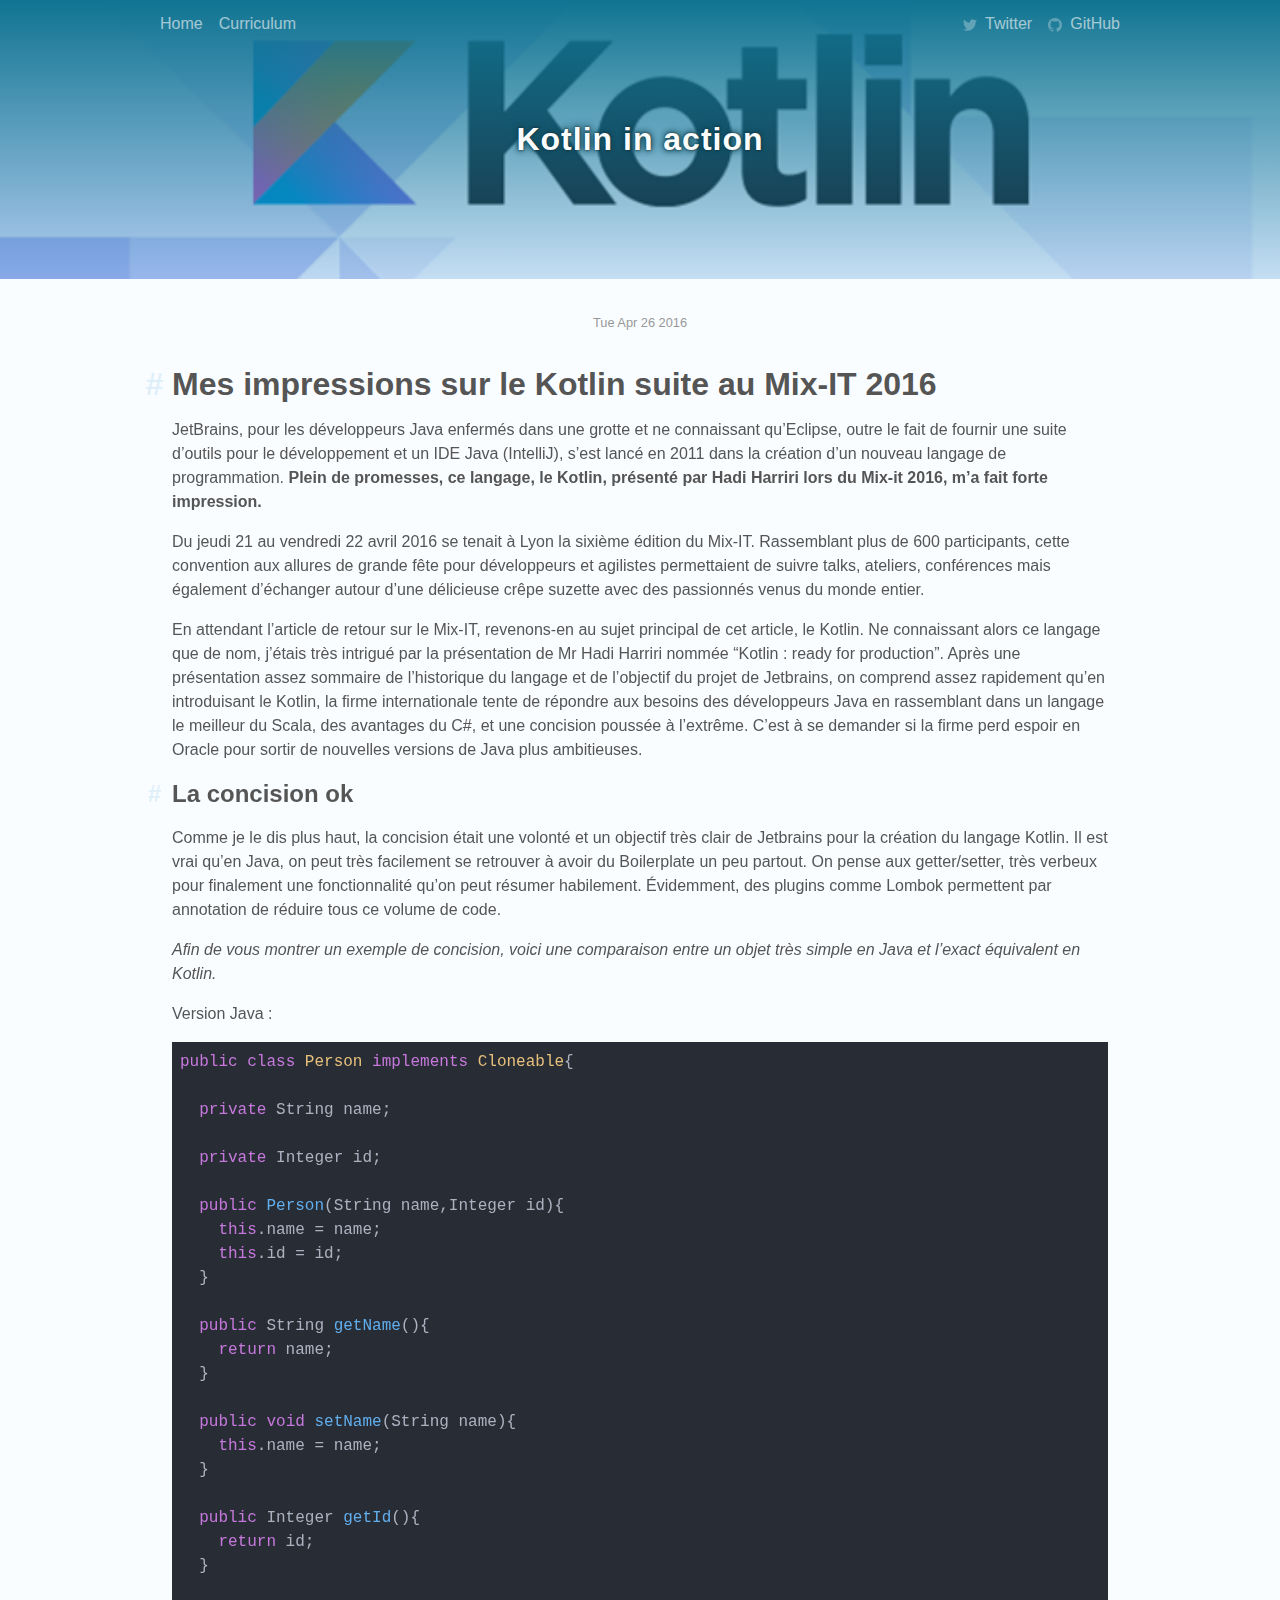
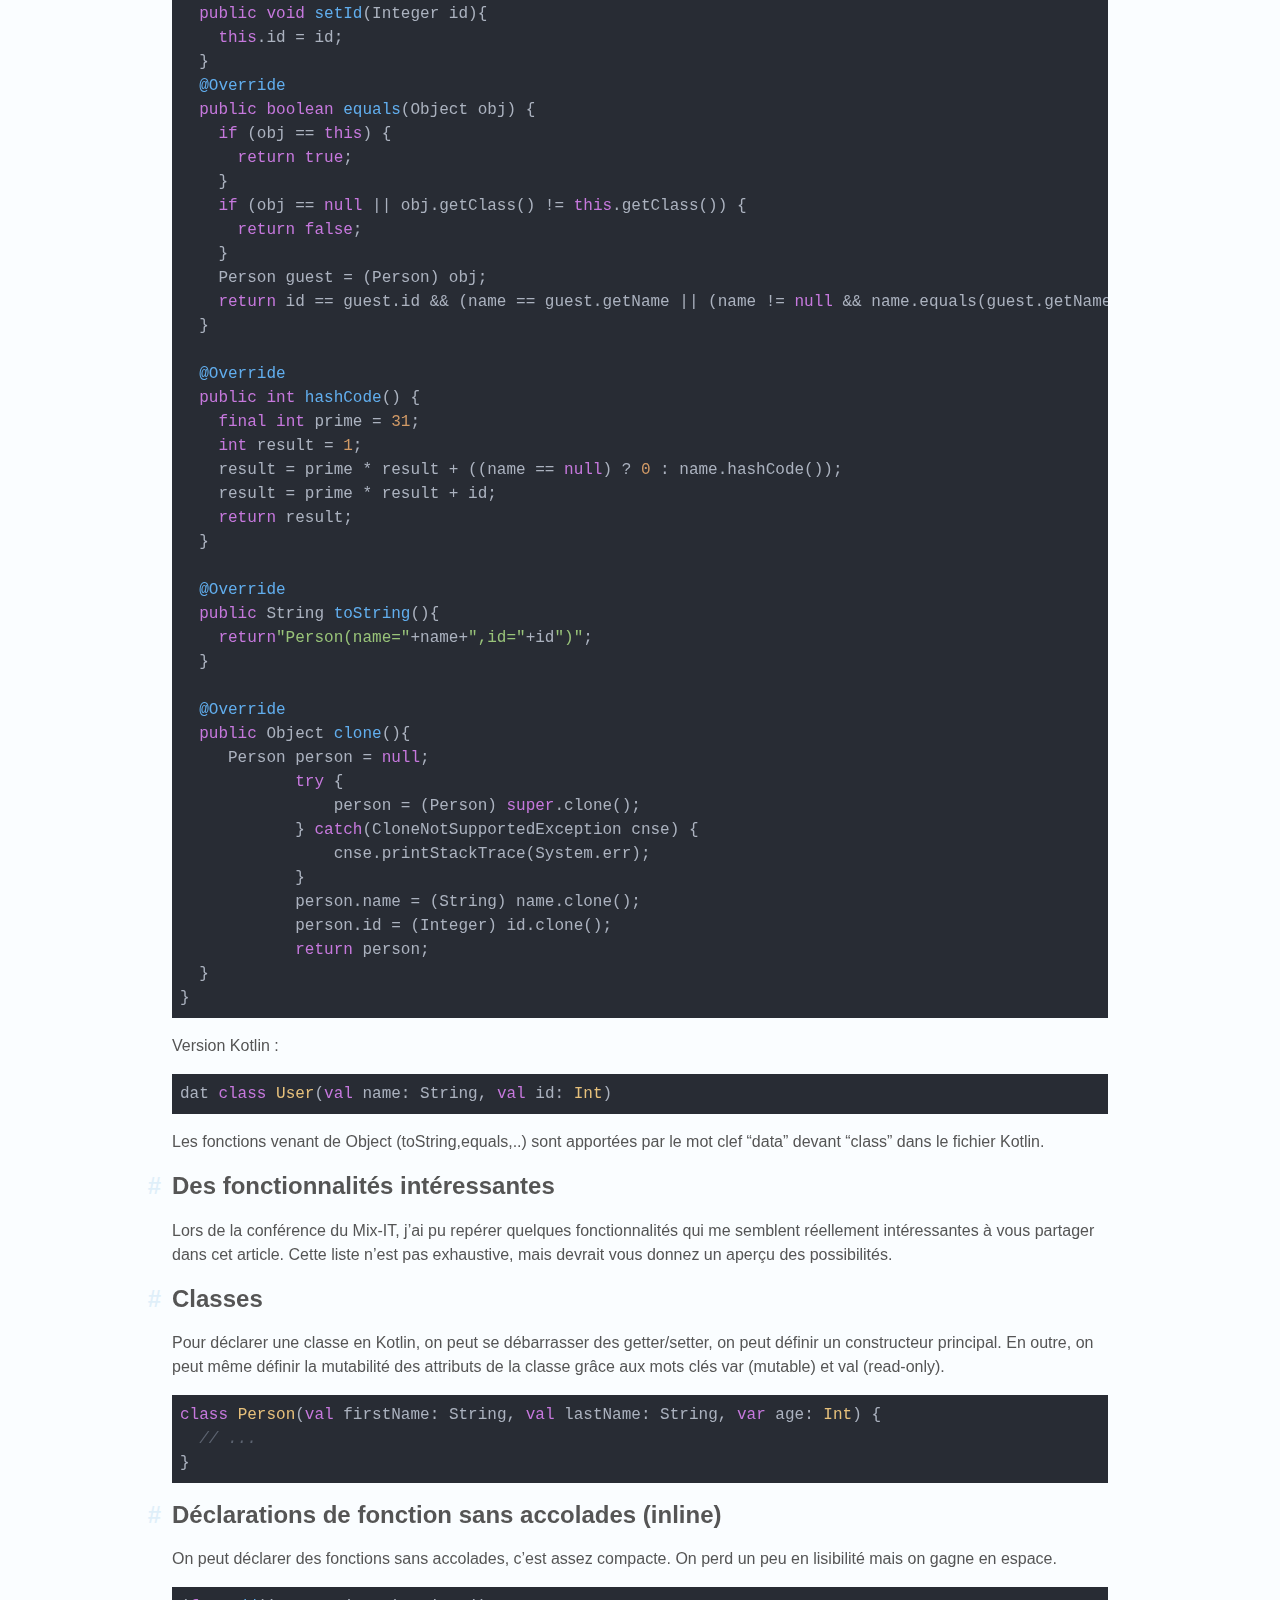
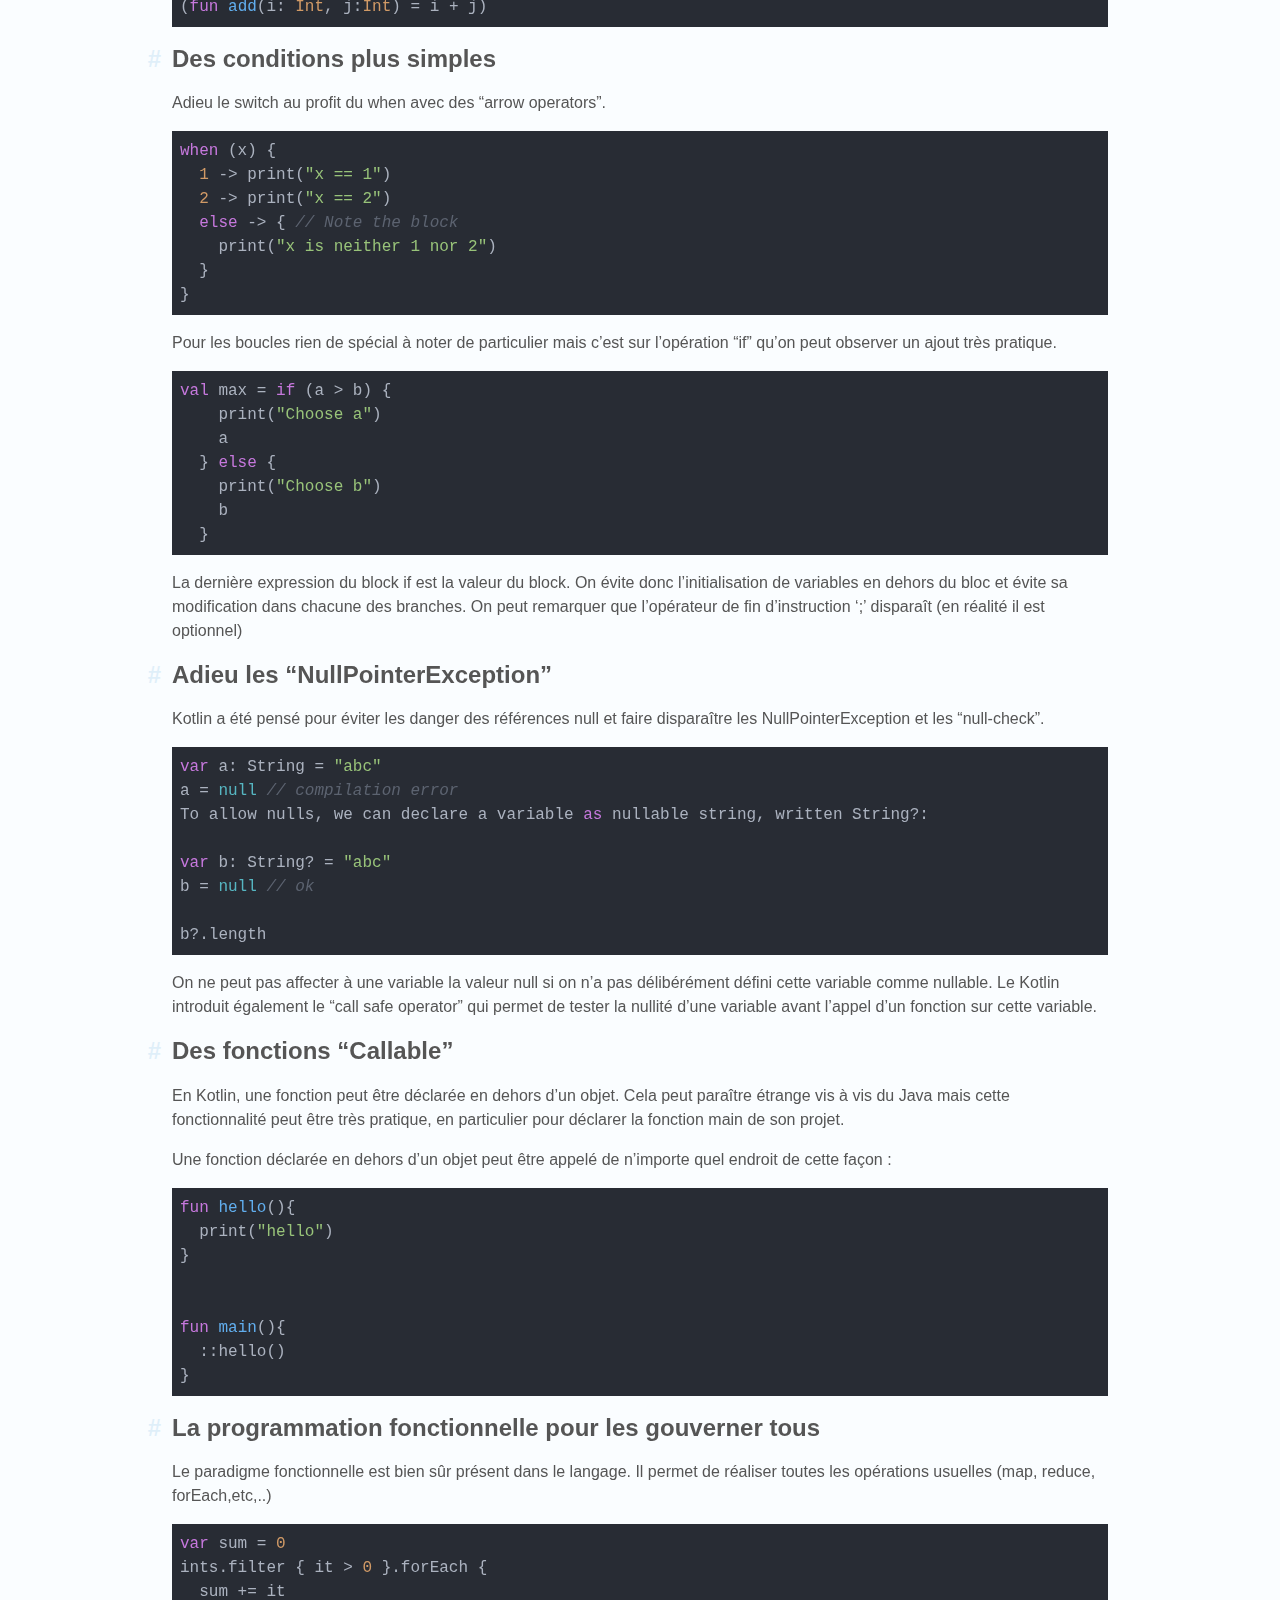
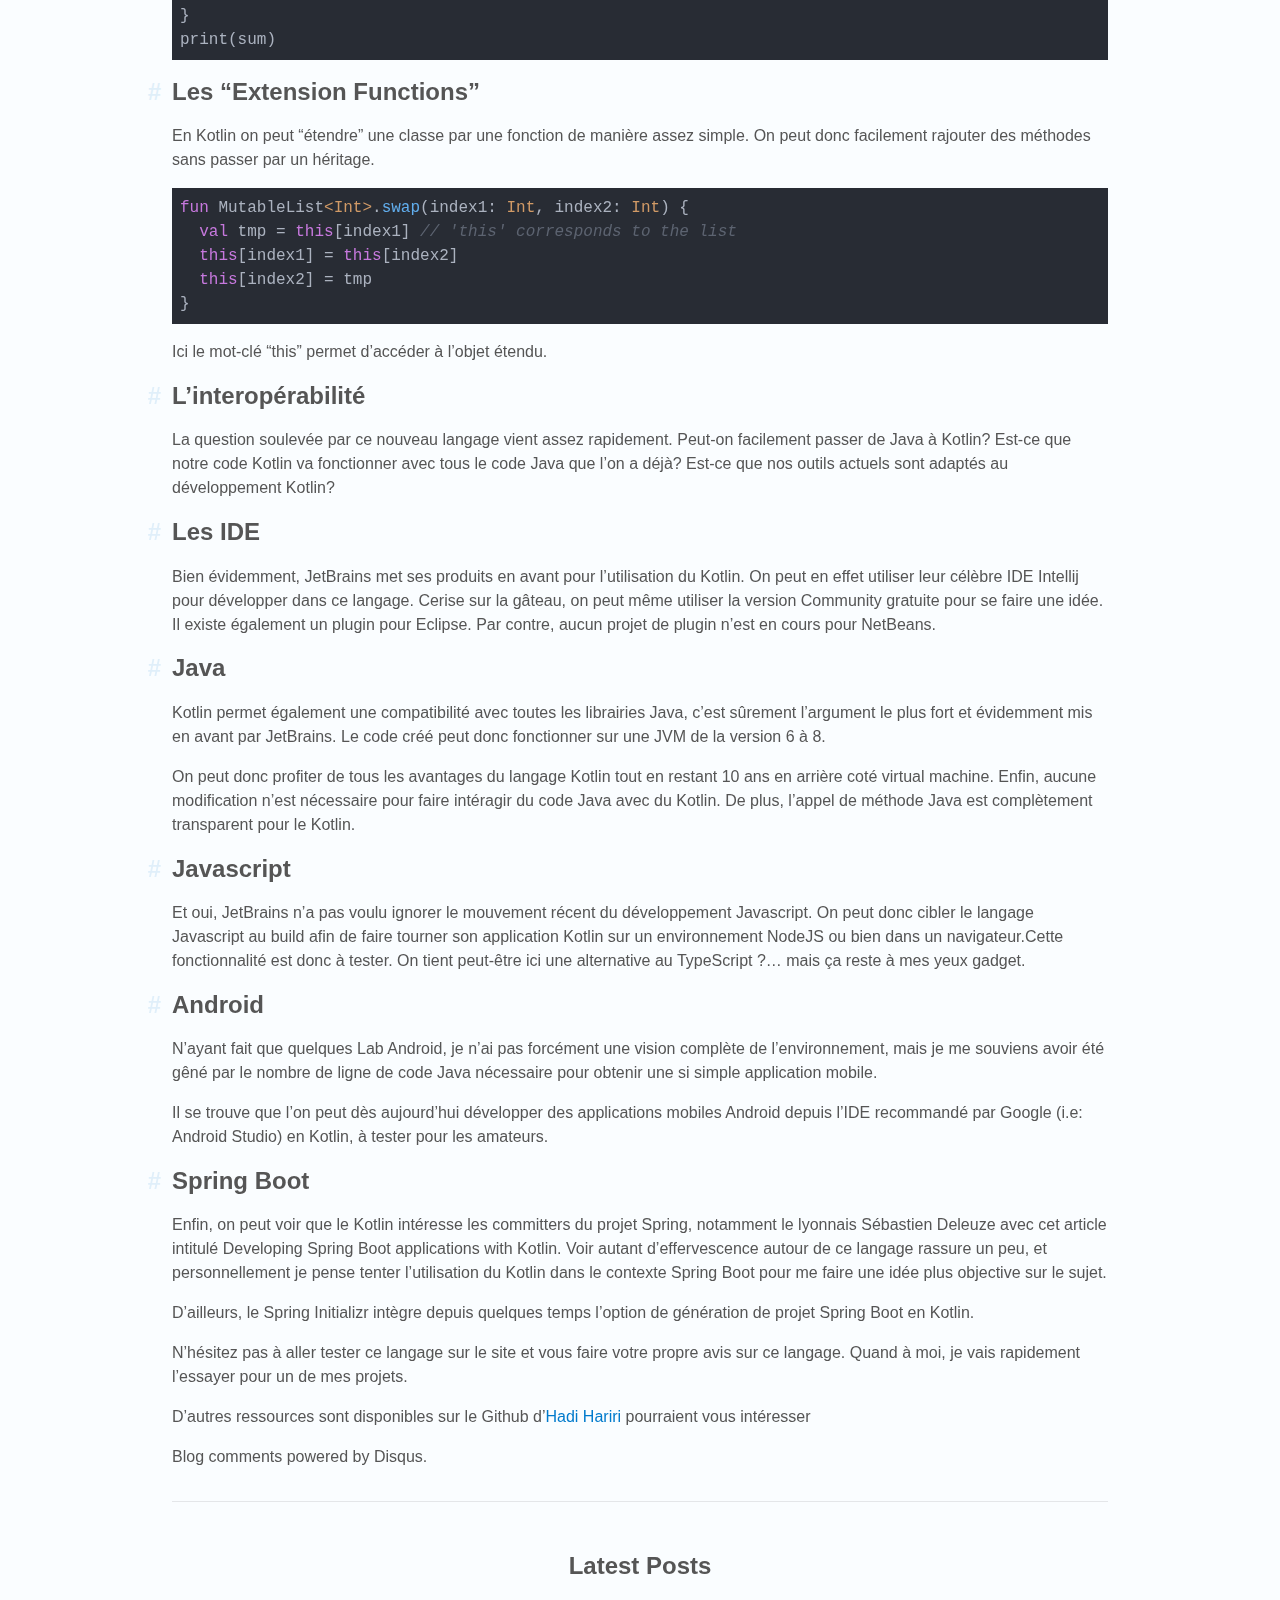
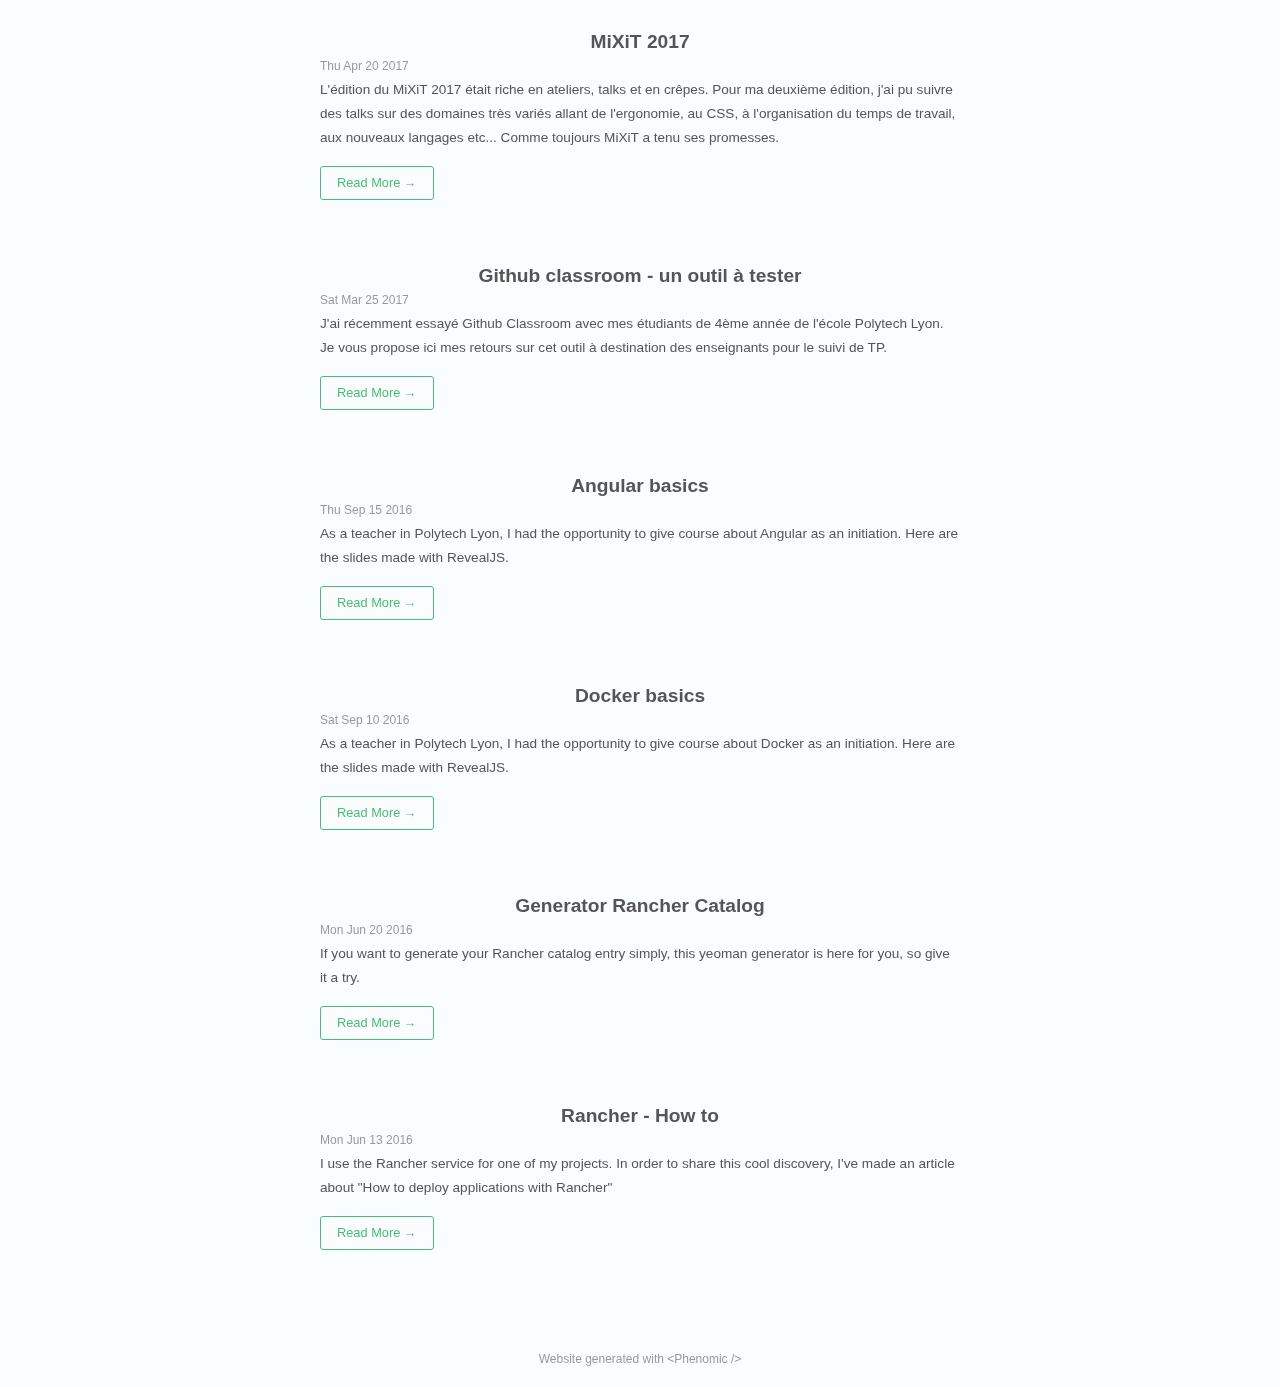
<file: posts/kotlin/index.html>
<!doctype html><html lang="en"><head><title data-react-helmet="true">Kotlin in action</title><meta charset="utf-8"/><meta http-equiv="X-UA-Compatible" content="IE=edge"/><meta name="viewport" content="width=device-width, initial-scale=1"/><meta data-react-helmet="true" name="generator" content="Phenomic 0.20.4"/><meta data-react-helmet="true" property="og:site_name" content="Portfolio Antoine Caron"/><meta data-react-helmet="true" property="fb:app_id" content="235346886871248"/><meta data-react-helmet="true" name="twitter:site" content="@Slashgear_"/><meta data-react-helmet="true" name="viewport" content="width=device-width, initial-scale=1"/><meta data-react-helmet="true" property="og:type" content="article"/><meta data-react-helmet="true" property="og:title" content="Kotlin in action"/><meta data-react-helmet="true" property="og:url" content="http://slashgear.github.io/posts/kotlin/"/><meta data-react-helmet="true" property="og:image" content="http://slashgear.github.io/assets/kotlin/kotlin.png"/><meta data-react-helmet="true" property="og:description" content="In the Mix-IT, I followed a conference by Hadi Hariri on the new langague Kotlin. Here are my impressions of this programming language ."/><meta data-react-helmet="true" name="twitter:card" content="summary"/><meta data-react-helmet="true" name="twitter:title" content="Kotlin in action"/><meta data-react-helmet="true" name="twitter:creator" content="@Slashgear_"/><meta data-react-helmet="true" name="twitter:description" content="In the Mix-IT, I followed a conference by Hadi Hariri on the new langague Kotlin. Here are my impressions of this programming language ."/><meta data-react-helmet="true" name="twitter:image" content="http://slashgear.github.io/assets/kotlin/kotlin.png"/><meta data-react-helmet="true" name="description" content="In the Mix-IT, I followed a conference by Hadi Hariri on the new langague Kotlin. Here are my impressions of this programming language ."/><link data-react-helmet="true" rel="icon" href="/assets/favicon.ico"/><link rel="stylesheet" href="/phenomic.browser.e1df06490e220f2afc1f.css"/><script data-react-helmet="true" src="https://cdn.polyfill.io/v2/polyfill.min.js"></script></head><body><div id="phenomic"><div data-reactroot="" data-reactid="1" data-react-checksum="1286378994"><div class="_2Mf6m" data-reactid="2"><div hidden="" data-reactid="3"><!-- react-empty: 4 --><!-- react-empty: 5 --><style data-reactid="6">@-ms-viewport { width: device-width; }</style></div><header class="_2gGRo" data-reactid="7"><nav class="_2frUm" data-reactid="8"><div class="_37D8R" data-reactid="9"><a class="Ezg15" href="/" data-reactid="10">Home</a><a class="Ezg15" href="/curriculum" data-reactid="11">Curriculum</a></div><div class="_3VLYQ" data-reactid="12"><a href="https://twitter.com/Slashgear_" class="Ezg15" data-reactid="13"><span class="SVGInline SVGInline--cleaned" data-reactid="14"><svg class="SVGInline-svg SVGInline--cleaned-svg" xmlns="http://www.w3.org/2000/svg" viewBox="0 0 24 24"><path d="M24 4.557a9.83 9.83 0 0 1-2.828.775 4.932 4.932 0 0 0 2.165-2.724 9.864 9.864 0 0 1-3.127 1.195 4.916 4.916 0 0 0-3.594-1.555c-3.18 0-5.515 2.966-4.797 6.045A13.978 13.978 0 0 1 1.67 3.15a4.93 4.93 0 0 0 1.524 6.573 4.903 4.903 0 0 1-2.23-.616c-.053 2.28 1.582 4.415 3.95 4.89a4.935 4.935 0 0 1-2.224.084 4.928 4.928 0 0 0 4.6 3.42A9.9 9.9 0 0 1 0 19.54a13.94 13.94 0 0 0 7.548 2.212c9.142 0 14.307-7.72 13.995-14.646A10.025 10.025 0 0 0 24 4.556z"/></svg></span><!-- react-text: 15 -->Twitter<!-- /react-text --></a><a href="https://github.com/Slashgear" class="Ezg15" data-reactid="16"><span class="SVGInline SVGInline--cleaned" data-reactid="17"><svg class="SVGInline-svg SVGInline--cleaned-svg" xmlns="http://www.w3.org/2000/svg" viewBox="0 0 24 24"><path d="M12 0C5.374 0 0 5.373 0 12c0 5.302 3.438 9.8 8.207 11.387.6.11.793-.26.793-.577v-2.234c-3.338.726-4.033-1.416-4.033-1.416-.546-1.387-1.333-1.756-1.333-1.756-1.09-.745.083-.73.083-.73 1.205.085 1.84 1.238 1.84 1.238 1.07 1.834 2.806 1.304 3.49.997.108-.776.42-1.306.763-1.605-2.665-.305-5.467-1.334-5.467-5.93 0-1.312.47-2.382 1.236-3.222-.125-.303-.536-1.524.116-3.176 0 0 1.008-.322 3.3 1.23A11.51 11.51 0 0 1 12 5.803c1.02.005 2.047.138 3.006.404 2.29-1.552 3.297-1.23 3.297-1.23.653 1.653.242 2.874.118 3.176.77.84 1.236 1.91 1.236 3.22 0 4.61-2.807 5.625-5.48 5.922.43.372.824 1.102.824 2.222v3.293c0 .32.192.694.8.576C20.567 21.796 24 17.3 24 12c0-6.627-5.373-12-12-12z"/></svg></span><!-- react-text: 18 -->GitHub<!-- /react-text --></a></div></nav></header><div class="_116Tm" data-reactid="19"><div class="sFWsg" data-reactid="20"><!-- react-empty: 21 --><div class="_3p2ZP" style="background:#111 url(/assets/kotlin/kotlin.png) 50% 50% / cover;" data-reactid="22"><div class="_3wrxV" data-reactid="23"><div class="hOK0m" data-reactid="24"><h1 class="_1Tkeg" data-reactid="25">Kotlin in action</h1></div></div></div><div class="hOK0m _1z1n5" data-reactid="26"><div data-reactid="27"><header class="_2BJ2-" data-reactid="28"><time data-reactid="29">Tue Apr 26 2016</time></header></div><div class="_30RKo" data-reactid="30"><div class="phenomic-BodyContainer" data-reactid="31"><h1 id="mes-impressions-sur-le-kotlin-suite-au-mix-it-2016"><a href="#mes-impressions-sur-le-kotlin-suite-au-mix-it-2016" class="phenomic-HeadingAnchor">#</a>Mes impressions sur le Kotlin suite au Mix-IT 2016</h1>
<p>JetBrains, pour les développeurs Java enfermés dans une grotte et ne
connaissant qu’Eclipse, outre le fait de fournir une suite d’outils
pour le développement et un IDE Java (IntelliJ), s’est lancé en 2011
dans la création d’un nouveau langage de programmation. <strong>Plein de
promesses, ce langage, le Kotlin, présenté par Hadi Harriri lors du
Mix-it 2016, m’a fait forte impression.</strong></p>
<p>Du jeudi 21 au vendredi 22 avril 2016 se tenait à Lyon la sixième
édition du Mix-IT. Rassemblant plus de 600 participants, cette
convention aux allures de grande fête pour développeurs et agilistes
permettaient de suivre talks, ateliers, conférences mais également
d’échanger autour d’une délicieuse crêpe suzette avec des passionnés
venus du monde entier.</p>
<p>En attendant l’article de retour sur le Mix-IT, revenons-en au
sujet principal de cet article, le Kotlin. Ne connaissant alors ce
langage que de nom, j’étais très intrigué par la présentation de
Mr Hadi Harriri nommée “Kotlin : ready for production”. Après une
présentation assez sommaire de l’historique du langage et de l’objectif
du projet de Jetbrains, on comprend assez rapidement qu’en introduisant
le Kotlin, la firme internationale tente de répondre aux besoins des
développeurs Java en rassemblant dans un langage le meilleur du Scala,
des avantages du C#, et une concision poussée à l’extrême. C’est à se
demander si la firme perd espoir en Oracle pour sortir de nouvelles
versions de Java plus ambitieuses.</p>
<h2 id="la-concision-ok"><a href="#la-concision-ok" class="phenomic-HeadingAnchor">#</a>La concision ok</h2>
<p>Comme je le dis plus haut, la concision était une volonté et un objectif
très clair de Jetbrains pour la création du langage Kotlin. Il est
vrai qu’en Java, on peut très facilement  se retrouver à avoir du
Boilerplate un peu partout. On pense aux getter/setter, très verbeux
pour finalement une fonctionnalité qu’on peut résumer habilement.
Évidemment, des plugins comme Lombok permettent par annotation de
réduire tous ce volume de code.</p>
<p><em>Afin de vous montrer un exemple de concision, voici une comparaison
entre un objet très simple en Java et l’exact équivalent en Kotlin.</em></p>
<p>Version Java :</p>
<pre><code class="hljs language-java"><span class="hljs-keyword">public</span> <span class="hljs-class"><span class="hljs-keyword">class</span> <span class="hljs-title">Person</span> <span class="hljs-keyword">implements</span> <span class="hljs-title">Cloneable</span></span>{

  <span class="hljs-keyword">private</span> String name;

  <span class="hljs-keyword">private</span> Integer id;

  <span class="hljs-function"><span class="hljs-keyword">public</span> <span class="hljs-title">Person</span><span class="hljs-params">(String name,Integer id)</span></span>{
    <span class="hljs-keyword">this</span>.name = name;
    <span class="hljs-keyword">this</span>.id = id;
  }

  <span class="hljs-function"><span class="hljs-keyword">public</span> String <span class="hljs-title">getName</span><span class="hljs-params">()</span></span>{
    <span class="hljs-keyword">return</span> name;
  }

  <span class="hljs-function"><span class="hljs-keyword">public</span> <span class="hljs-keyword">void</span> <span class="hljs-title">setName</span><span class="hljs-params">(String name)</span></span>{
    <span class="hljs-keyword">this</span>.name = name;
  }

  <span class="hljs-function"><span class="hljs-keyword">public</span> Integer <span class="hljs-title">getId</span><span class="hljs-params">()</span></span>{
    <span class="hljs-keyword">return</span> id;
  }

  <span class="hljs-function"><span class="hljs-keyword">public</span> <span class="hljs-keyword">void</span> <span class="hljs-title">setId</span><span class="hljs-params">(Integer id)</span></span>{
    <span class="hljs-keyword">this</span>.id = id;
  }
  <span class="hljs-meta">@Override</span>
  <span class="hljs-function"><span class="hljs-keyword">public</span> <span class="hljs-keyword">boolean</span> <span class="hljs-title">equals</span><span class="hljs-params">(Object obj)</span> </span>{
    <span class="hljs-keyword">if</span> (obj == <span class="hljs-keyword">this</span>) {
      <span class="hljs-keyword">return</span> <span class="hljs-keyword">true</span>;
    }
    <span class="hljs-keyword">if</span> (obj == <span class="hljs-keyword">null</span> || obj.getClass() != <span class="hljs-keyword">this</span>.getClass()) {
      <span class="hljs-keyword">return</span> <span class="hljs-keyword">false</span>;
    }
    Person guest = (Person) obj;
    <span class="hljs-keyword">return</span> id == guest.id &#x26;&#x26; (name == guest.getName || (name != <span class="hljs-keyword">null</span> &#x26;&#x26; name.equals(guest.getName()))));
  }

  <span class="hljs-meta">@Override</span>
  <span class="hljs-function"><span class="hljs-keyword">public</span> <span class="hljs-keyword">int</span> <span class="hljs-title">hashCode</span><span class="hljs-params">()</span> </span>{
    <span class="hljs-keyword">final</span> <span class="hljs-keyword">int</span> prime = <span class="hljs-number">31</span>;
    <span class="hljs-keyword">int</span> result = <span class="hljs-number">1</span>;
    result = prime * result + ((name == <span class="hljs-keyword">null</span>) ? <span class="hljs-number">0</span> : name.hashCode());
    result = prime * result + id;
    <span class="hljs-keyword">return</span> result;
  }

  <span class="hljs-meta">@Override</span>
  <span class="hljs-function"><span class="hljs-keyword">public</span> String <span class="hljs-title">toString</span><span class="hljs-params">()</span></span>{
    <span class="hljs-keyword">return</span><span class="hljs-string">"Person(name="</span>+name+<span class="hljs-string">",id="</span>+id<span class="hljs-string">")"</span>;
  }

  <span class="hljs-meta">@Override</span>
  <span class="hljs-function"><span class="hljs-keyword">public</span> Object <span class="hljs-title">clone</span><span class="hljs-params">()</span></span>{
     Person person = <span class="hljs-keyword">null</span>;
	    <span class="hljs-keyword">try</span> {
	      	person = (Person) <span class="hljs-keyword">super</span>.clone();
	    } <span class="hljs-keyword">catch</span>(CloneNotSupportedException cnse) {
	      	cnse.printStackTrace(System.err);
	    }
	    person.name = (String) name.clone();
	    person.id = (Integer) id.clone();
	    <span class="hljs-keyword">return</span> person;
  }
}</code></pre>
<p>Version Kotlin :</p>
<pre><code class="hljs language-kotlin">dat <span class="hljs-class"><span class="hljs-keyword">class</span> <span class="hljs-title">User</span></span>(<span class="hljs-keyword">val</span> name: String, <span class="hljs-keyword">val</span> id: <span class="hljs-built_in">Int</span>)</code></pre>
<p>Les fonctions venant de Object (toString,equals,..) sont apportées par
le mot clef “data” devant “class” dans le fichier Kotlin.</p>
<h2 id="des-fonctionnalités-intéressantes"><a href="#des-fonctionnalit%C3%A9s-int%C3%A9ressantes" class="phenomic-HeadingAnchor">#</a>Des fonctionnalités intéressantes</h2>
<p>Lors de la conférence du Mix-IT, j’ai pu repérer quelques
fonctionnalités qui me semblent réellement intéressantes à vous
partager dans cet article. Cette liste n’est pas exhaustive, mais
devrait vous donnez un aperçu des possibilités.</p>
<h2 id="classes"><a href="#classes" class="phenomic-HeadingAnchor">#</a>Classes</h2>
<p>Pour déclarer une classe en Kotlin, on peut se débarrasser des
getter/setter, on peut définir un constructeur principal. En outre,
on peut même définir la mutabilité des attributs de la classe grâce
aux mots clés var (mutable) et val (read-only).</p>
<pre><code class="hljs language-kotlin"><span class="hljs-class"><span class="hljs-keyword">class</span> <span class="hljs-title">Person</span></span>(<span class="hljs-keyword">val</span> firstName: String, <span class="hljs-keyword">val</span> lastName: String, <span class="hljs-keyword">var</span> age: <span class="hljs-built_in">Int</span>) {
  <span class="hljs-comment">// ...</span>
}</code></pre>
<h2 id="déclarations-de-fonction-sans-accolades-inline"><a href="#d%C3%A9clarations-de-fonction-sans-accolades-inline" class="phenomic-HeadingAnchor">#</a>Déclarations de fonction sans accolades (inline)</h2>
<p>On peut déclarer des fonctions sans accolades, c’est assez compacte.
On perd un peu en lisibilité mais on gagne en espace.</p>
<pre><code class="hljs language-kotlin">(<span class="hljs-function"><span class="hljs-keyword">fun</span> <span class="hljs-title">add</span><span class="hljs-params">(i: <span class="hljs-type">Int</span>, j:<span class="hljs-type">Int</span>)</span></span> = i + j)</code></pre>
<h2 id="des-conditions-plus-simples"><a href="#des-conditions-plus-simples" class="phenomic-HeadingAnchor">#</a>Des conditions plus simples</h2>
<p>Adieu le switch au profit du when avec des “arrow operators”.</p>
<pre><code class="hljs language-kotlin"><span class="hljs-keyword">when</span> (x) {
  <span class="hljs-number">1</span> -> print(<span class="hljs-string">"x == 1"</span>)
  <span class="hljs-number">2</span> -> print(<span class="hljs-string">"x == 2"</span>)
  <span class="hljs-keyword">else</span> -> { <span class="hljs-comment">// Note the block</span>
    print(<span class="hljs-string">"x is neither 1 nor 2"</span>)
  }
}</code></pre>
<p>Pour les boucles rien de spécial à noter de particulier mais c’est sur l’opération “if” qu’on peut observer un ajout très pratique.</p>
<pre><code class="hljs language-kotlin"><span class="hljs-keyword">val</span> max = <span class="hljs-keyword">if</span> (a > b) {
    print(<span class="hljs-string">"Choose a"</span>)
    a
  } <span class="hljs-keyword">else</span> {
    print(<span class="hljs-string">"Choose b"</span>)
    b
  }</code></pre>
<p>La dernière expression du block if est la valeur du block. On évite
donc l’initialisation de variables en dehors du bloc et évite sa
modification dans chacune des branches. On peut remarquer que
l’opérateur de fin d’instruction ‘;’ disparaît (en réalité
il est optionnel)</p>
<h2 id="adieu-les-nullpointerexception"><a href="#adieu-les-nullpointerexception" class="phenomic-HeadingAnchor">#</a>Adieu les “NullPointerException”</h2>
<p>Kotlin a été pensé pour éviter les danger des références null et faire
disparaître les NullPointerException et les “null-check”.</p>
<pre><code class="hljs language-kotlin"><span class="hljs-keyword">var</span> a: String = <span class="hljs-string">"abc"</span>
a = <span class="hljs-literal">null</span> <span class="hljs-comment">// compilation error</span>
To allow nulls, we can declare a variable <span class="hljs-keyword">as</span> nullable string, written String?:

<span class="hljs-keyword">var</span> b: String? = <span class="hljs-string">"abc"</span>
b = <span class="hljs-literal">null</span> <span class="hljs-comment">// ok</span>

b?.length</code></pre>
<p>On ne peut pas affecter à une variable la valeur null si on n’a pas
délibérément défini cette variable comme nullable. Le Kotlin introduit
également le “call safe operator” qui permet de tester la nullité d’une
variable avant l’appel d’un fonction sur cette variable.</p>
<h2 id="des-fonctions-callable"><a href="#des-fonctions-callable" class="phenomic-HeadingAnchor">#</a>Des fonctions “Callable”</h2>
<p>En Kotlin, une fonction peut être déclarée en dehors d’un objet. Cela
peut paraître étrange vis à vis du Java mais cette fonctionnalité peut
être très pratique, en particulier pour déclarer la fonction main de
son projet.</p>
<p>Une fonction déclarée en dehors d’un objet peut être appelé de
n’importe quel endroit de cette façon :</p>
<pre><code class="hljs language-kotlin"><span class="hljs-function"><span class="hljs-keyword">fun</span> <span class="hljs-title">hello</span><span class="hljs-params">()</span></span>{
  print(<span class="hljs-string">"hello"</span>)
}


<span class="hljs-function"><span class="hljs-keyword">fun</span> <span class="hljs-title">main</span><span class="hljs-params">()</span></span>{
  ::hello()
}</code></pre>
<h2 id="la-programmation-fonctionnelle-pour-les-gouverner-tous"><a href="#la-programmation-fonctionnelle-pour-les-gouverner-tous" class="phenomic-HeadingAnchor">#</a>La programmation fonctionnelle pour les gouverner tous</h2>
<p>Le paradigme fonctionnelle est bien sûr présent dans le langage.  Il
permet de réaliser toutes les opérations usuelles (map, reduce,
forEach,etc,..)</p>
<pre><code class="hljs language-kotlin"><span class="hljs-keyword">var</span> sum = <span class="hljs-number">0</span>
ints.filter { it > <span class="hljs-number">0</span> }.forEach {
  sum += it
}
print(sum)</code></pre>
<h2 id="les-extension-functions"><a href="#les-extension-functions" class="phenomic-HeadingAnchor">#</a>Les “Extension Functions”</h2>
<p>En Kotlin on peut “étendre” une classe par une fonction de manière
assez simple. On peut donc facilement rajouter des méthodes sans passer
par un héritage.</p>
<pre><code class="hljs language-kotlin"><span class="hljs-function"><span class="hljs-keyword">fun</span> MutableList<span class="hljs-type">&#x3C;Int></span>.<span class="hljs-title">swap</span><span class="hljs-params">(index1: <span class="hljs-type">Int</span>, index2: <span class="hljs-type">Int</span>)</span></span> {
  <span class="hljs-keyword">val</span> tmp = <span class="hljs-keyword">this</span>[index1] <span class="hljs-comment">// 'this' corresponds to the list</span>
  <span class="hljs-keyword">this</span>[index1] = <span class="hljs-keyword">this</span>[index2]
  <span class="hljs-keyword">this</span>[index2] = tmp
}</code></pre>
<p>Ici le mot-clé “this” permet d’accéder à l’objet étendu.</p>
<h2 id="linteropérabilité"><a href="#linterop%C3%A9rabilit%C3%A9" class="phenomic-HeadingAnchor">#</a>L’interopérabilité</h2>
<p>La question soulevée par ce nouveau langage vient assez rapidement.
Peut-on facilement passer de Java à Kotlin? Est-ce que notre code
Kotlin va fonctionner avec tous le code Java que l’on a déjà?
Est-ce que nos outils actuels sont adaptés au développement Kotlin?</p>
<h2 id="les-ide"><a href="#les-ide" class="phenomic-HeadingAnchor">#</a>Les IDE</h2>
<p>Bien évidemment, JetBrains met ses produits en avant pour
l’utilisation du Kotlin. On peut en effet utiliser leur célèbre IDE
Intellij pour développer dans ce langage. Cerise sur la gâteau, on
peut même utiliser la version Community gratuite pour se faire une
idée. Il existe également un plugin pour Eclipse. Par contre, aucun
projet de plugin n’est en cours pour NetBeans.</p>
<h2 id="java"><a href="#java" class="phenomic-HeadingAnchor">#</a>Java</h2>
<p>Kotlin permet également une compatibilité avec toutes les
librairies Java, c’est sûrement l’argument le plus fort et évidemment
mis en avant par JetBrains. Le code créé peut donc fonctionner sur une
JVM de la version 6 à 8.</p>
<p>On peut donc profiter de tous les avantages du langage Kotlin tout en
restant 10 ans en arrière coté virtual machine.
Enfin, aucune modification n’est nécessaire pour faire intéragir du
code Java avec du Kotlin. De plus, l’appel de méthode Java est
complètement transparent pour le Kotlin.</p>
<h2 id="javascript"><a href="#javascript" class="phenomic-HeadingAnchor">#</a>Javascript</h2>
<p>Et oui, JetBrains n’a pas voulu ignorer le mouvement récent du
développement Javascript. On peut donc cibler le langage Javascript au
build afin de faire tourner son application Kotlin sur un
environnement NodeJS ou bien dans un navigateur.Cette fonctionnalité
est donc à tester. On tient peut-être ici une alternative au
TypeScript ?… mais ça reste à mes yeux gadget.</p>
<h2 id="android"><a href="#android" class="phenomic-HeadingAnchor">#</a>Android</h2>
<p>N’ayant fait que quelques Lab Android, je n’ai pas forcément une
vision complète de l’environnement, mais je me souviens avoir été gêné
par le nombre de ligne de code Java nécessaire pour obtenir une si
simple application mobile.</p>
<p>Il se trouve que l’on peut dès aujourd’hui développer des applications
mobiles Android depuis l’IDE recommandé par Google
(i.e: Android Studio) en Kotlin, à tester pour les amateurs.</p>
<h2 id="spring-boot"><a href="#spring-boot" class="phenomic-HeadingAnchor">#</a>Spring Boot</h2>
<p>Enfin, on peut voir que le Kotlin intéresse les committers du projet
Spring, notamment le lyonnais Sébastien Deleuze avec cet article
intitulé Developing Spring Boot applications with Kotlin. Voir autant
d’effervescence autour de ce langage rassure un peu, et
personnellement je pense tenter l’utilisation du Kotlin dans le
contexte Spring Boot pour me faire une idée plus objective sur le sujet.</p>
<p>D’ailleurs, le Spring Initializr intègre depuis quelques temps
l’option de génération de projet Spring Boot en Kotlin.</p>
<p>N’hésitez pas à aller tester ce langage sur le site et vous faire
votre propre avis sur ce langage. Quand à moi, je vais rapidement
l’essayer pour un de mes projets.</p>
<p>D’autres ressources sont disponibles sur le Github d’<a href="https://github.com/hhariri/awesome-kotlin">Hadi Hariri</a>
pourraient vous intéresser</p>
</div></div><hr data-reactid="32"/><div data-reactid="33"><h2 class="_1vSY4" data-reactid="34">Latest Posts</h2><div data-reactid="35"><ul class="lfRQE" data-reactid="36"><li data-reactid="37"><div class="_1eeKI" data-reactid="38"><a class="_2mH_g" href="/posts/mixit17/" data-reactid="39">MiXiT 2017</a><div class="_2l2N1" data-reactid="40"><time data-reactid="41">Thu Apr 20 2017</time></div><div class="_1-sEy" data-reactid="42"><!-- react-text: 43 -->L&#x27;édition du MiXiT 2017 était riche en ateliers, talks et en crêpes. Pour ma deuxième édition, j&#x27;ai pu suivre des talks sur des domaines très variés allant de l&#x27;ergonomie, au CSS, à l&#x27;organisation du temps de travail, aux nouveaux langages etc... Comme toujours MiXiT a tenu ses promesses.<!-- /react-text --><!-- react-text: 44 --> <!-- /react-text --></div><a class="niUXw" href="/posts/mixit17/" data-reactid="45"><span role="button" class="_1mmZb _1w6mX" data-reactid="46">Read More →</span></a></div></li><li data-reactid="47"><div class="_1eeKI" data-reactid="48"><a class="_2mH_g" href="/posts/github-classroom/" data-reactid="49">Github classroom - un outil à tester</a><div class="_2l2N1" data-reactid="50"><time data-reactid="51">Sat Mar 25 2017</time></div><div class="_1-sEy" data-reactid="52"><!-- react-text: 53 -->J&#x27;ai récemment essayé Github Classroom avec mes étudiants de 4ème année de l&#x27;école Polytech Lyon. Je vous propose ici mes retours sur cet outil à destination des enseignants pour le suivi de TP.<!-- /react-text --><!-- react-text: 54 --> <!-- /react-text --></div><a class="niUXw" href="/posts/github-classroom/" data-reactid="55"><span role="button" class="_1mmZb _1w6mX" data-reactid="56">Read More →</span></a></div></li><li data-reactid="57"><div class="_1eeKI" data-reactid="58"><a class="_2mH_g" href="/posts/angular-training/" data-reactid="59">Angular basics</a><div class="_2l2N1" data-reactid="60"><time data-reactid="61">Thu Sep 15 2016</time></div><div class="_1-sEy" data-reactid="62"><!-- react-text: 63 -->As a teacher in Polytech Lyon, I had the opportunity to give course about Angular as an initiation. Here are the slides made with RevealJS.<!-- /react-text --><!-- react-text: 64 --> <!-- /react-text --></div><a class="niUXw" href="/posts/angular-training/" data-reactid="65"><span role="button" class="_1mmZb _1w6mX" data-reactid="66">Read More →</span></a></div></li><li data-reactid="67"><div class="_1eeKI" data-reactid="68"><a class="_2mH_g" href="/posts/docker-training/" data-reactid="69">Docker basics</a><div class="_2l2N1" data-reactid="70"><time data-reactid="71">Sat Sep 10 2016</time></div><div class="_1-sEy" data-reactid="72"><!-- react-text: 73 -->As a teacher in Polytech Lyon, I had the opportunity to give course about Docker as an initiation. Here are the slides made with RevealJS.<!-- /react-text --><!-- react-text: 74 --> <!-- /react-text --></div><a class="niUXw" href="/posts/docker-training/" data-reactid="75"><span role="button" class="_1mmZb _1w6mX" data-reactid="76">Read More →</span></a></div></li><li data-reactid="77"><div class="_1eeKI" data-reactid="78"><a class="_2mH_g" href="/posts/generator-rancher-catalog/" data-reactid="79">Generator Rancher Catalog</a><div class="_2l2N1" data-reactid="80"><time data-reactid="81">Mon Jun 20 2016</time></div><div class="_1-sEy" data-reactid="82"><!-- react-text: 83 -->If you want to generate your Rancher catalog entry simply, this yeoman generator is here for you, so give it a try.<!-- /react-text --><!-- react-text: 84 --> <!-- /react-text --></div><a class="niUXw" href="/posts/generator-rancher-catalog/" data-reactid="85"><span role="button" class="_1mmZb _1w6mX" data-reactid="86">Read More →</span></a></div></li><li data-reactid="87"><div class="_1eeKI" data-reactid="88"><a class="_2mH_g" href="/posts/rancher/" data-reactid="89">Rancher - How to</a><div class="_2l2N1" data-reactid="90"><time data-reactid="91">Mon Jun 13 2016</time></div><div class="_1-sEy" data-reactid="92"><!-- react-text: 93 -->I use the Rancher service for one of my projects. In order to share this cool discovery, I&#x27;ve made an article about &quot;How to deploy applications with Rancher&quot;<!-- /react-text --><!-- react-text: 94 --> <!-- /react-text --></div><a class="niUXw" href="/posts/rancher/" data-reactid="95"><span role="button" class="_1mmZb _1w6mX" data-reactid="96">Read More →</span></a></div></li></ul></div></div></div></div></div><footer class="_1Ustb" data-reactid="97"><p data-reactid="98"><a href="https://phenomic.io" class="_21LuU" data-reactid="99"><!-- react-text: 100 -->Website generated with <!-- /react-text --><span class="MMp-P" data-reactid="101">&lt;Phenomic /&gt;</span></a></p></footer></div><script data-reactid="102"></script></div></div><script>window.__COLLECTION__ = [{"layout":"PageError","route":"404.html","description":"","__filename":"404.md","__url":"/404.html","__resourceUrl":"/404.html","__dataUrl":"/404.html.7f6093458561a2a9bb2178ef2cba0f0f.json"},{"title":"Curriculum","layout":"Homepage","description":"My curriclum","hero":"https://farm4.staticflickr.com/3949/15589950511_3675b15e59_k.jpg","__filename":"curriculum.md","__url":"/curriculum/","__resourceUrl":"/curriculum/index.html","__dataUrl":"/curriculum/index.html.0904ddf002fd515ffcce5441ecf2a1c6.json"},{"title":"Antoine Caron","layout":"Homepage","description":"Antoine Caron, french Full-Stack developer working in Lyon","hero":"/assets/portugal.jpg","__filename":"index.md","__url":"/","__resourceUrl":"/index.html","__dataUrl":"/index.html.1571d237e358147ce2f0487f0722f3ff.json"},{"title":"Angular basics","description":"As a teacher in Polytech Lyon, I had the opportunity to give course about Angular as an initiation. Here are the slides made with RevealJS.","date":"2016-09-15T00:00:00.000Z","hero":"/assets/angular-training/angular.png","layout":"Post","__filename":"posts/angular-training.md","__url":"/posts/angular-training/","__resourceUrl":"/posts/angular-training/index.html","__dataUrl":"/posts/angular-training/index.html.bb6c599f4dd3743f27f321933b7e5ad6.json"},{"title":"Docker basics","description":"As a teacher in Polytech Lyon, I had the opportunity to give course about Docker as an initiation. Here are the slides made with RevealJS.","date":"2016-09-10T00:00:00.000Z","hero":"/assets/docker-training/igor-ovsyannykov-151127.jpg","layout":"Post","__filename":"posts/docker-training.md","__url":"/posts/docker-training/","__resourceUrl":"/posts/docker-training/index.html","__dataUrl":"/posts/docker-training/index.html.a10ba192fdbbf5dce7f37982e34740a9.json"},{"title":"Generator Rancher Catalog","description":"If you want to generate your Rancher catalog entry simply, this yeoman generator is here for you, so give it a try.","date":"2016-06-20T00:00:00.000Z","hero":"/assets/rancher.jpg","layout":"Post","__filename":"posts/generator-rancher-catalog.md","__url":"/posts/generator-rancher-catalog/","__resourceUrl":"/posts/generator-rancher-catalog/index.html","__dataUrl":"/posts/generator-rancher-catalog/index.html.40432deb87058f025a4857f73ce67d78.json"},{"title":"Github classroom - un outil à tester","description":"J'ai récemment essayé Github Classroom avec mes étudiants de 4ème année de l'école Polytech Lyon. Je vous propose ici mes retours sur cet outil à destination des enseignants pour le suivi de TP.","date":"2017-03-25T00:00:00.000Z","hero":"/assets/github-classroom/logo.jpg","layout":"Post","__filename":"posts/github-classroom.md","__url":"/posts/github-classroom/","__resourceUrl":"/posts/github-classroom/index.html","__dataUrl":"/posts/github-classroom/index.html.87114043fe89d1bb958927eb8b117d29.json"},{"title":"Kotlin in action","description":"In the Mix-IT, I followed a conference by Hadi Hariri on the new langague Kotlin. Here are my impressions of this programming language .","date":"2016-04-26T00:00:00.000Z","hero":"/assets/kotlin/kotlin.png","layout":"Post","__filename":"posts/kotlin.md","__url":"/posts/kotlin/","__resourceUrl":"/posts/kotlin/index.html","__dataUrl":"/posts/kotlin/index.html.25384269b86ea4dab343ff566728a2d4.json"},{"title":"MiXiT 2017","description":"L'édition du MiXiT 2017 était riche en ateliers, talks et en crêpes. Pour ma deuxième édition, j'ai pu suivre des talks sur des domaines très variés allant de l'ergonomie, au CSS, à l'organisation du temps de travail, aux nouveaux langages etc... Comme toujours MiXiT a tenu ses promesses.","date":"2017-04-20T00:00:00.000Z","hero":"/assets/mixit17/mixit17.jpg","layout":"Post","__filename":"posts/mixit17.md","__url":"/posts/mixit17/","__resourceUrl":"/posts/mixit17/index.html","__dataUrl":"/posts/mixit17/index.html.2de6322d044ae8018259bd209e3da64c.json"},{"title":"Rancher - How to","description":"I use the Rancher service for one of my projects. In order to share this cool discovery, I've made an article about \"How to deploy applications with Rancher\"","date":"2016-06-13T00:00:00.000Z","hero":"/assets/rancher.jpg","layout":"Post","__filename":"posts/rancher.md","__url":"/posts/rancher/","__resourceUrl":"/posts/rancher/index.html","__dataUrl":"/posts/rancher/index.html.1421284f29cdb376b28dfc48ff343519.json"}];window.__INITIAL_STATE__ = {"pages":{"/posts/kotlin/":{"head":{"title":"Kotlin in action","description":"In the Mix-IT, I followed a conference by Hadi Hariri on the new langague Kotlin. Here are my impressions of this programming language .","date":"2016-04-26T00:00:00.000Z","hero":"/assets/kotlin/kotlin.png","layout":"Post"},"body":"<h1 id=\"mes-impressions-sur-le-kotlin-suite-au-mix-it-2016\"><a href=\"#mes-impressions-sur-le-kotlin-suite-au-mix-it-2016\" class=\"phenomic-HeadingAnchor\">#</a>Mes impressions sur le Kotlin suite au Mix-IT 2016</h1>\n<p>JetBrains, pour les développeurs Java enfermés dans une grotte et ne\nconnaissant qu’Eclipse, outre le fait de fournir une suite d’outils\npour le développement et un IDE Java (IntelliJ), s’est lancé en 2011\ndans la création d’un nouveau langage de programmation. <strong>Plein de\npromesses, ce langage, le Kotlin, présenté par Hadi Harriri lors du\nMix-it 2016, m’a fait forte impression.</strong></p>\n<p>Du jeudi 21 au vendredi 22 avril 2016 se tenait à Lyon la sixième\nédition du Mix-IT. Rassemblant plus de 600 participants, cette\nconvention aux allures de grande fête pour développeurs et agilistes\npermettaient de suivre talks, ateliers, conférences mais également\nd’échanger autour d’une délicieuse crêpe suzette avec des passionnés\nvenus du monde entier.</p>\n<p>En attendant l’article de retour sur le Mix-IT, revenons-en au\nsujet principal de cet article, le Kotlin. Ne connaissant alors ce\nlangage que de nom, j’étais très intrigué par la présentation de\nMr Hadi Harriri nommée “Kotlin : ready for production”. Après une\nprésentation assez sommaire de l’historique du langage et de l’objectif\ndu projet de Jetbrains, on comprend assez rapidement qu’en introduisant\nle Kotlin, la firme internationale tente de répondre aux besoins des\ndéveloppeurs Java en rassemblant dans un langage le meilleur du Scala,\ndes avantages du C#, et une concision poussée à l’extrême. C’est à se\ndemander si la firme perd espoir en Oracle pour sortir de nouvelles\nversions de Java plus ambitieuses.</p>\n<h2 id=\"la-concision-ok\"><a href=\"#la-concision-ok\" class=\"phenomic-HeadingAnchor\">#</a>La concision ok</h2>\n<p>Comme je le dis plus haut, la concision était une volonté et un objectif\ntrès clair de Jetbrains pour la création du langage Kotlin. Il est\nvrai qu’en Java, on peut très facilement  se retrouver à avoir du\nBoilerplate un peu partout. On pense aux getter/setter, très verbeux\npour finalement une fonctionnalité qu’on peut résumer habilement.\nÉvidemment, des plugins comme Lombok permettent par annotation de\nréduire tous ce volume de code.</p>\n<p><em>Afin de vous montrer un exemple de concision, voici une comparaison\nentre un objet très simple en Java et l’exact équivalent en Kotlin.</em></p>\n<p>Version Java :</p>\n<pre><code class=\"hljs language-java\"><span class=\"hljs-keyword\">public</span> <span class=\"hljs-class\"><span class=\"hljs-keyword\">class</span> <span class=\"hljs-title\">Person</span> <span class=\"hljs-keyword\">implements</span> <span class=\"hljs-title\">Cloneable</span></span>{\n\n  <span class=\"hljs-keyword\">private</span> String name;\n\n  <span class=\"hljs-keyword\">private</span> Integer id;\n\n  <span class=\"hljs-function\"><span class=\"hljs-keyword\">public</span> <span class=\"hljs-title\">Person</span><span class=\"hljs-params\">(String name,Integer id)</span></span>{\n    <span class=\"hljs-keyword\">this</span>.name = name;\n    <span class=\"hljs-keyword\">this</span>.id = id;\n  }\n\n  <span class=\"hljs-function\"><span class=\"hljs-keyword\">public</span> String <span class=\"hljs-title\">getName</span><span class=\"hljs-params\">()</span></span>{\n    <span class=\"hljs-keyword\">return</span> name;\n  }\n\n  <span class=\"hljs-function\"><span class=\"hljs-keyword\">public</span> <span class=\"hljs-keyword\">void</span> <span class=\"hljs-title\">setName</span><span class=\"hljs-params\">(String name)</span></span>{\n    <span class=\"hljs-keyword\">this</span>.name = name;\n  }\n\n  <span class=\"hljs-function\"><span class=\"hljs-keyword\">public</span> Integer <span class=\"hljs-title\">getId</span><span class=\"hljs-params\">()</span></span>{\n    <span class=\"hljs-keyword\">return</span> id;\n  }\n\n  <span class=\"hljs-function\"><span class=\"hljs-keyword\">public</span> <span class=\"hljs-keyword\">void</span> <span class=\"hljs-title\">setId</span><span class=\"hljs-params\">(Integer id)</span></span>{\n    <span class=\"hljs-keyword\">this</span>.id = id;\n  }\n  <span class=\"hljs-meta\">@Override</span>\n  <span class=\"hljs-function\"><span class=\"hljs-keyword\">public</span> <span class=\"hljs-keyword\">boolean</span> <span class=\"hljs-title\">equals</span><span class=\"hljs-params\">(Object obj)</span> </span>{\n    <span class=\"hljs-keyword\">if</span> (obj == <span class=\"hljs-keyword\">this</span>) {\n      <span class=\"hljs-keyword\">return</span> <span class=\"hljs-keyword\">true</span>;\n    }\n    <span class=\"hljs-keyword\">if</span> (obj == <span class=\"hljs-keyword\">null</span> || obj.getClass() != <span class=\"hljs-keyword\">this</span>.getClass()) {\n      <span class=\"hljs-keyword\">return</span> <span class=\"hljs-keyword\">false</span>;\n    }\n    Person guest = (Person) obj;\n    <span class=\"hljs-keyword\">return</span> id == guest.id &#x26;&#x26; (name == guest.getName || (name != <span class=\"hljs-keyword\">null</span> &#x26;&#x26; name.equals(guest.getName()))));\n  }\n\n  <span class=\"hljs-meta\">@Override</span>\n  <span class=\"hljs-function\"><span class=\"hljs-keyword\">public</span> <span class=\"hljs-keyword\">int</span> <span class=\"hljs-title\">hashCode</span><span class=\"hljs-params\">()</span> </span>{\n    <span class=\"hljs-keyword\">final</span> <span class=\"hljs-keyword\">int</span> prime = <span class=\"hljs-number\">31</span>;\n    <span class=\"hljs-keyword\">int</span> result = <span class=\"hljs-number\">1</span>;\n    result = prime * result + ((name == <span class=\"hljs-keyword\">null</span>) ? <span class=\"hljs-number\">0</span> : name.hashCode());\n    result = prime * result + id;\n    <span class=\"hljs-keyword\">return</span> result;\n  }\n\n  <span class=\"hljs-meta\">@Override</span>\n  <span class=\"hljs-function\"><span class=\"hljs-keyword\">public</span> String <span class=\"hljs-title\">toString</span><span class=\"hljs-params\">()</span></span>{\n    <span class=\"hljs-keyword\">return</span><span class=\"hljs-string\">\"Person(name=\"</span>+name+<span class=\"hljs-string\">\",id=\"</span>+id<span class=\"hljs-string\">\")\"</span>;\n  }\n\n  <span class=\"hljs-meta\">@Override</span>\n  <span class=\"hljs-function\"><span class=\"hljs-keyword\">public</span> Object <span class=\"hljs-title\">clone</span><span class=\"hljs-params\">()</span></span>{\n     Person person = <span class=\"hljs-keyword\">null</span>;\n\t    <span class=\"hljs-keyword\">try</span> {\n\t      \tperson = (Person) <span class=\"hljs-keyword\">super</span>.clone();\n\t    } <span class=\"hljs-keyword\">catch</span>(CloneNotSupportedException cnse) {\n\t      \tcnse.printStackTrace(System.err);\n\t    }\n\t    person.name = (String) name.clone();\n\t    person.id = (Integer) id.clone();\n\t    <span class=\"hljs-keyword\">return</span> person;\n  }\n}</code></pre>\n<p>Version Kotlin :</p>\n<pre><code class=\"hljs language-kotlin\">dat <span class=\"hljs-class\"><span class=\"hljs-keyword\">class</span> <span class=\"hljs-title\">User</span></span>(<span class=\"hljs-keyword\">val</span> name: String, <span class=\"hljs-keyword\">val</span> id: <span class=\"hljs-built_in\">Int</span>)</code></pre>\n<p>Les fonctions venant de Object (toString,equals,..) sont apportées par\nle mot clef “data” devant “class” dans le fichier Kotlin.</p>\n<h2 id=\"des-fonctionnalités-intéressantes\"><a href=\"#des-fonctionnalit%C3%A9s-int%C3%A9ressantes\" class=\"phenomic-HeadingAnchor\">#</a>Des fonctionnalités intéressantes</h2>\n<p>Lors de la conférence du Mix-IT, j’ai pu repérer quelques\nfonctionnalités qui me semblent réellement intéressantes à vous\npartager dans cet article. Cette liste n’est pas exhaustive, mais\ndevrait vous donnez un aperçu des possibilités.</p>\n<h2 id=\"classes\"><a href=\"#classes\" class=\"phenomic-HeadingAnchor\">#</a>Classes</h2>\n<p>Pour déclarer une classe en Kotlin, on peut se débarrasser des\ngetter/setter, on peut définir un constructeur principal. En outre,\non peut même définir la mutabilité des attributs de la classe grâce\naux mots clés var (mutable) et val (read-only).</p>\n<pre><code class=\"hljs language-kotlin\"><span class=\"hljs-class\"><span class=\"hljs-keyword\">class</span> <span class=\"hljs-title\">Person</span></span>(<span class=\"hljs-keyword\">val</span> firstName: String, <span class=\"hljs-keyword\">val</span> lastName: String, <span class=\"hljs-keyword\">var</span> age: <span class=\"hljs-built_in\">Int</span>) {\n  <span class=\"hljs-comment\">// ...</span>\n}</code></pre>\n<h2 id=\"déclarations-de-fonction-sans-accolades-inline\"><a href=\"#d%C3%A9clarations-de-fonction-sans-accolades-inline\" class=\"phenomic-HeadingAnchor\">#</a>Déclarations de fonction sans accolades (inline)</h2>\n<p>On peut déclarer des fonctions sans accolades, c’est assez compacte.\nOn perd un peu en lisibilité mais on gagne en espace.</p>\n<pre><code class=\"hljs language-kotlin\">(<span class=\"hljs-function\"><span class=\"hljs-keyword\">fun</span> <span class=\"hljs-title\">add</span><span class=\"hljs-params\">(i: <span class=\"hljs-type\">Int</span>, j:<span class=\"hljs-type\">Int</span>)</span></span> = i + j)</code></pre>\n<h2 id=\"des-conditions-plus-simples\"><a href=\"#des-conditions-plus-simples\" class=\"phenomic-HeadingAnchor\">#</a>Des conditions plus simples</h2>\n<p>Adieu le switch au profit du when avec des “arrow operators”.</p>\n<pre><code class=\"hljs language-kotlin\"><span class=\"hljs-keyword\">when</span> (x) {\n  <span class=\"hljs-number\">1</span> -> print(<span class=\"hljs-string\">\"x == 1\"</span>)\n  <span class=\"hljs-number\">2</span> -> print(<span class=\"hljs-string\">\"x == 2\"</span>)\n  <span class=\"hljs-keyword\">else</span> -> { <span class=\"hljs-comment\">// Note the block</span>\n    print(<span class=\"hljs-string\">\"x is neither 1 nor 2\"</span>)\n  }\n}</code></pre>\n<p>Pour les boucles rien de spécial à noter de particulier mais c’est sur l’opération “if” qu’on peut observer un ajout très pratique.</p>\n<pre><code class=\"hljs language-kotlin\"><span class=\"hljs-keyword\">val</span> max = <span class=\"hljs-keyword\">if</span> (a > b) {\n    print(<span class=\"hljs-string\">\"Choose a\"</span>)\n    a\n  } <span class=\"hljs-keyword\">else</span> {\n    print(<span class=\"hljs-string\">\"Choose b\"</span>)\n    b\n  }</code></pre>\n<p>La dernière expression du block if est la valeur du block. On évite\ndonc l’initialisation de variables en dehors du bloc et évite sa\nmodification dans chacune des branches. On peut remarquer que\nl’opérateur de fin d’instruction ‘;’ disparaît (en réalité\nil est optionnel)</p>\n<h2 id=\"adieu-les-nullpointerexception\"><a href=\"#adieu-les-nullpointerexception\" class=\"phenomic-HeadingAnchor\">#</a>Adieu les “NullPointerException”</h2>\n<p>Kotlin a été pensé pour éviter les danger des références null et faire\ndisparaître les NullPointerException et les “null-check”.</p>\n<pre><code class=\"hljs language-kotlin\"><span class=\"hljs-keyword\">var</span> a: String = <span class=\"hljs-string\">\"abc\"</span>\na = <span class=\"hljs-literal\">null</span> <span class=\"hljs-comment\">// compilation error</span>\nTo allow nulls, we can declare a variable <span class=\"hljs-keyword\">as</span> nullable string, written String?:\n\n<span class=\"hljs-keyword\">var</span> b: String? = <span class=\"hljs-string\">\"abc\"</span>\nb = <span class=\"hljs-literal\">null</span> <span class=\"hljs-comment\">// ok</span>\n\nb?.length</code></pre>\n<p>On ne peut pas affecter à une variable la valeur null si on n’a pas\ndélibérément défini cette variable comme nullable. Le Kotlin introduit\négalement le “call safe operator” qui permet de tester la nullité d’une\nvariable avant l’appel d’un fonction sur cette variable.</p>\n<h2 id=\"des-fonctions-callable\"><a href=\"#des-fonctions-callable\" class=\"phenomic-HeadingAnchor\">#</a>Des fonctions “Callable”</h2>\n<p>En Kotlin, une fonction peut être déclarée en dehors d’un objet. Cela\npeut paraître étrange vis à vis du Java mais cette fonctionnalité peut\nêtre très pratique, en particulier pour déclarer la fonction main de\nson projet.</p>\n<p>Une fonction déclarée en dehors d’un objet peut être appelé de\nn’importe quel endroit de cette façon :</p>\n<pre><code class=\"hljs language-kotlin\"><span class=\"hljs-function\"><span class=\"hljs-keyword\">fun</span> <span class=\"hljs-title\">hello</span><span class=\"hljs-params\">()</span></span>{\n  print(<span class=\"hljs-string\">\"hello\"</span>)\n}\n\n\n<span class=\"hljs-function\"><span class=\"hljs-keyword\">fun</span> <span class=\"hljs-title\">main</span><span class=\"hljs-params\">()</span></span>{\n  ::hello()\n}</code></pre>\n<h2 id=\"la-programmation-fonctionnelle-pour-les-gouverner-tous\"><a href=\"#la-programmation-fonctionnelle-pour-les-gouverner-tous\" class=\"phenomic-HeadingAnchor\">#</a>La programmation fonctionnelle pour les gouverner tous</h2>\n<p>Le paradigme fonctionnelle est bien sûr présent dans le langage.  Il\npermet de réaliser toutes les opérations usuelles (map, reduce,\nforEach,etc,..)</p>\n<pre><code class=\"hljs language-kotlin\"><span class=\"hljs-keyword\">var</span> sum = <span class=\"hljs-number\">0</span>\nints.filter { it > <span class=\"hljs-number\">0</span> }.forEach {\n  sum += it\n}\nprint(sum)</code></pre>\n<h2 id=\"les-extension-functions\"><a href=\"#les-extension-functions\" class=\"phenomic-HeadingAnchor\">#</a>Les “Extension Functions”</h2>\n<p>En Kotlin on peut “étendre” une classe par une fonction de manière\nassez simple. On peut donc facilement rajouter des méthodes sans passer\npar un héritage.</p>\n<pre><code class=\"hljs language-kotlin\"><span class=\"hljs-function\"><span class=\"hljs-keyword\">fun</span> MutableList<span class=\"hljs-type\">&#x3C;Int></span>.<span class=\"hljs-title\">swap</span><span class=\"hljs-params\">(index1: <span class=\"hljs-type\">Int</span>, index2: <span class=\"hljs-type\">Int</span>)</span></span> {\n  <span class=\"hljs-keyword\">val</span> tmp = <span class=\"hljs-keyword\">this</span>[index1] <span class=\"hljs-comment\">// 'this' corresponds to the list</span>\n  <span class=\"hljs-keyword\">this</span>[index1] = <span class=\"hljs-keyword\">this</span>[index2]\n  <span class=\"hljs-keyword\">this</span>[index2] = tmp\n}</code></pre>\n<p>Ici le mot-clé “this” permet d’accéder à l’objet étendu.</p>\n<h2 id=\"linteropérabilité\"><a href=\"#linterop%C3%A9rabilit%C3%A9\" class=\"phenomic-HeadingAnchor\">#</a>L’interopérabilité</h2>\n<p>La question soulevée par ce nouveau langage vient assez rapidement.\nPeut-on facilement passer de Java à Kotlin? Est-ce que notre code\nKotlin va fonctionner avec tous le code Java que l’on a déjà?\nEst-ce que nos outils actuels sont adaptés au développement Kotlin?</p>\n<h2 id=\"les-ide\"><a href=\"#les-ide\" class=\"phenomic-HeadingAnchor\">#</a>Les IDE</h2>\n<p>Bien évidemment, JetBrains met ses produits en avant pour\nl’utilisation du Kotlin. On peut en effet utiliser leur célèbre IDE\nIntellij pour développer dans ce langage. Cerise sur la gâteau, on\npeut même utiliser la version Community gratuite pour se faire une\nidée. Il existe également un plugin pour Eclipse. Par contre, aucun\nprojet de plugin n’est en cours pour NetBeans.</p>\n<h2 id=\"java\"><a href=\"#java\" class=\"phenomic-HeadingAnchor\">#</a>Java</h2>\n<p>Kotlin permet également une compatibilité avec toutes les\nlibrairies Java, c’est sûrement l’argument le plus fort et évidemment\nmis en avant par JetBrains. Le code créé peut donc fonctionner sur une\nJVM de la version 6 à 8.</p>\n<p>On peut donc profiter de tous les avantages du langage Kotlin tout en\nrestant 10 ans en arrière coté virtual machine.\nEnfin, aucune modification n’est nécessaire pour faire intéragir du\ncode Java avec du Kotlin. De plus, l’appel de méthode Java est\ncomplètement transparent pour le Kotlin.</p>\n<h2 id=\"javascript\"><a href=\"#javascript\" class=\"phenomic-HeadingAnchor\">#</a>Javascript</h2>\n<p>Et oui, JetBrains n’a pas voulu ignorer le mouvement récent du\ndéveloppement Javascript. On peut donc cibler le langage Javascript au\nbuild afin de faire tourner son application Kotlin sur un\nenvironnement NodeJS ou bien dans un navigateur.Cette fonctionnalité\nest donc à tester. On tient peut-être ici une alternative au\nTypeScript ?… mais ça reste à mes yeux gadget.</p>\n<h2 id=\"android\"><a href=\"#android\" class=\"phenomic-HeadingAnchor\">#</a>Android</h2>\n<p>N’ayant fait que quelques Lab Android, je n’ai pas forcément une\nvision complète de l’environnement, mais je me souviens avoir été gêné\npar le nombre de ligne de code Java nécessaire pour obtenir une si\nsimple application mobile.</p>\n<p>Il se trouve que l’on peut dès aujourd’hui développer des applications\nmobiles Android depuis l’IDE recommandé par Google\n(i.e: Android Studio) en Kotlin, à tester pour les amateurs.</p>\n<h2 id=\"spring-boot\"><a href=\"#spring-boot\" class=\"phenomic-HeadingAnchor\">#</a>Spring Boot</h2>\n<p>Enfin, on peut voir que le Kotlin intéresse les committers du projet\nSpring, notamment le lyonnais Sébastien Deleuze avec cet article\nintitulé Developing Spring Boot applications with Kotlin. Voir autant\nd’effervescence autour de ce langage rassure un peu, et\npersonnellement je pense tenter l’utilisation du Kotlin dans le\ncontexte Spring Boot pour me faire une idée plus objective sur le sujet.</p>\n<p>D’ailleurs, le Spring Initializr intègre depuis quelques temps\nl’option de génération de projet Spring Boot en Kotlin.</p>\n<p>N’hésitez pas à aller tester ce langage sur le site et vous faire\nvotre propre avis sur ce langage. Quand à moi, je vais rapidement\nl’essayer pour un de mes projets.</p>\n<p>D’autres ressources sont disponibles sur le Github d’<a href=\"https://github.com/hhariri/awesome-kotlin\">Hadi Hariri</a>\npourraient vous intéresser</p>\n","__filename":"posts/kotlin.md","__url":"/posts/kotlin/","__resourceUrl":"/posts/kotlin/index.html","__dataUrl":"/posts/kotlin/index.html.25384269b86ea4dab343ff566728a2d4.json","type":"Post"}}}</script><script src="/phenomic.browser.e1df06490e220f2afc1f.js"></script></body></html>
</file>
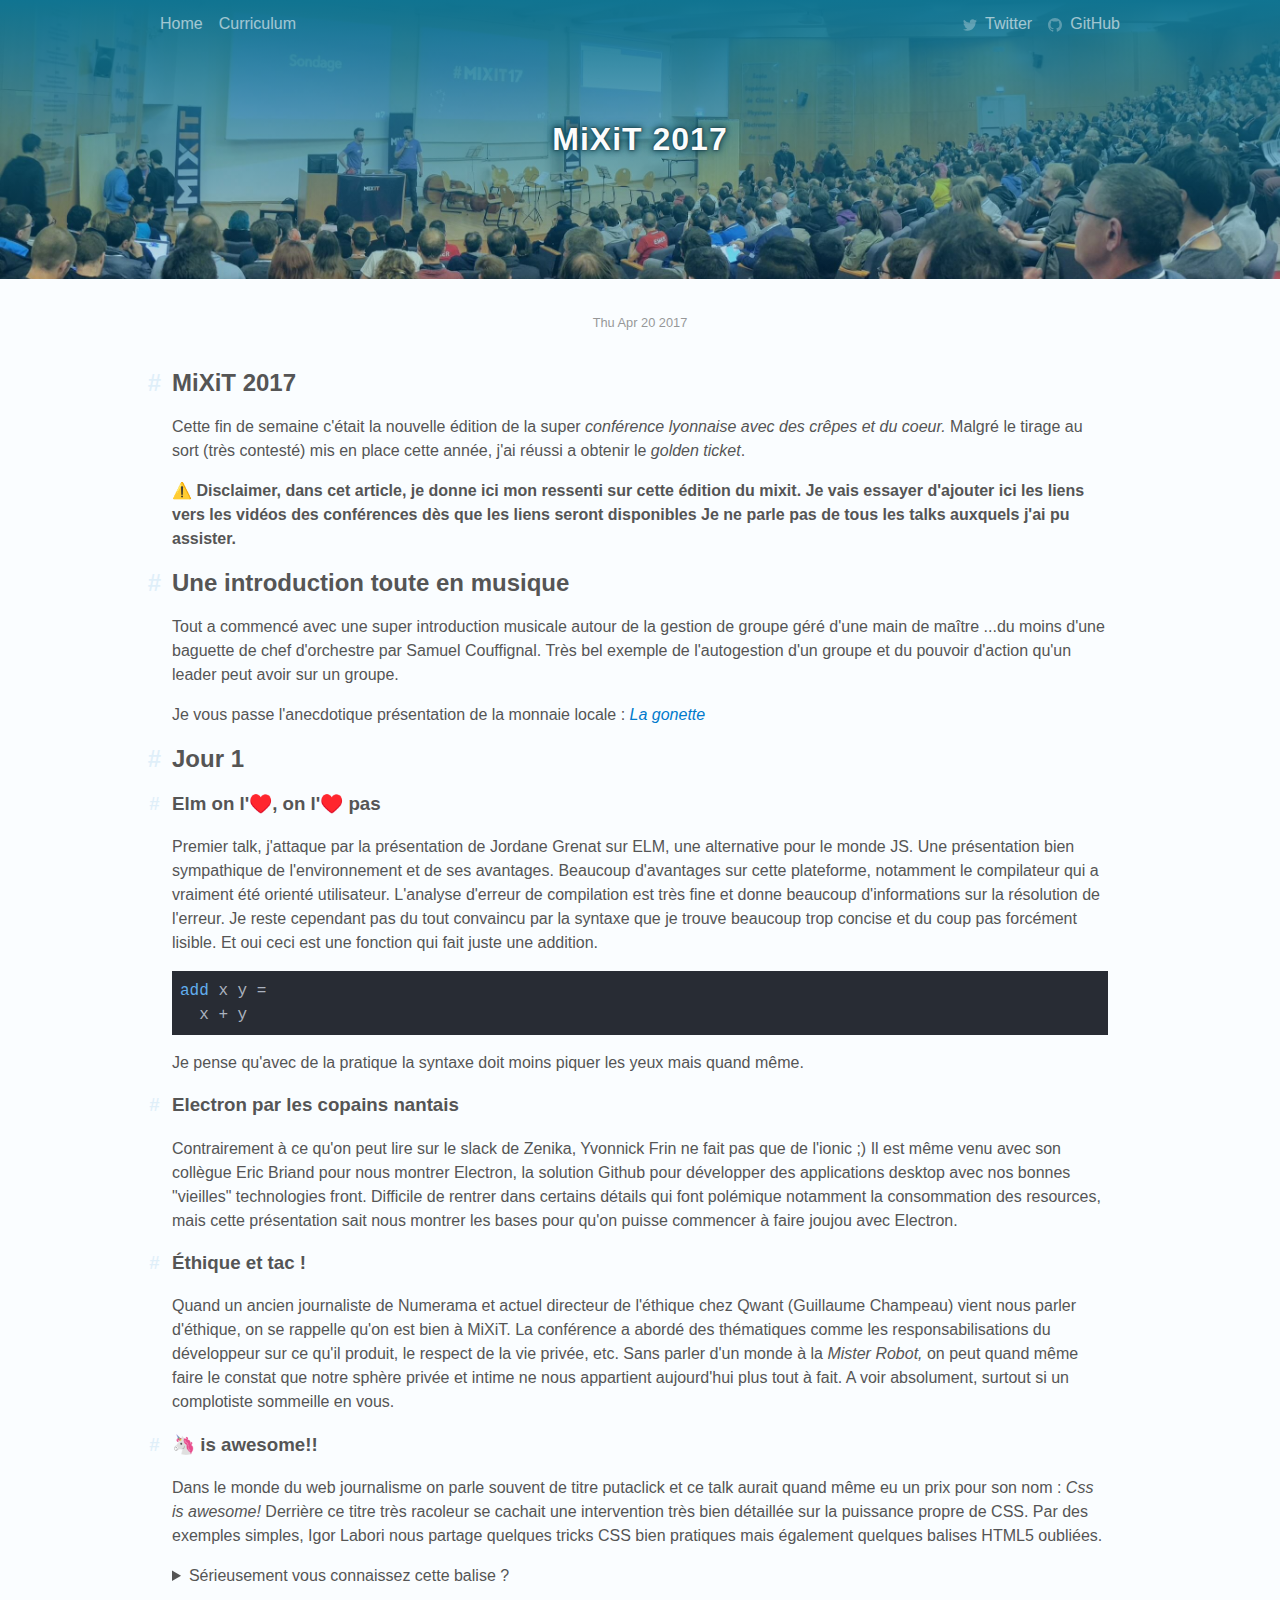
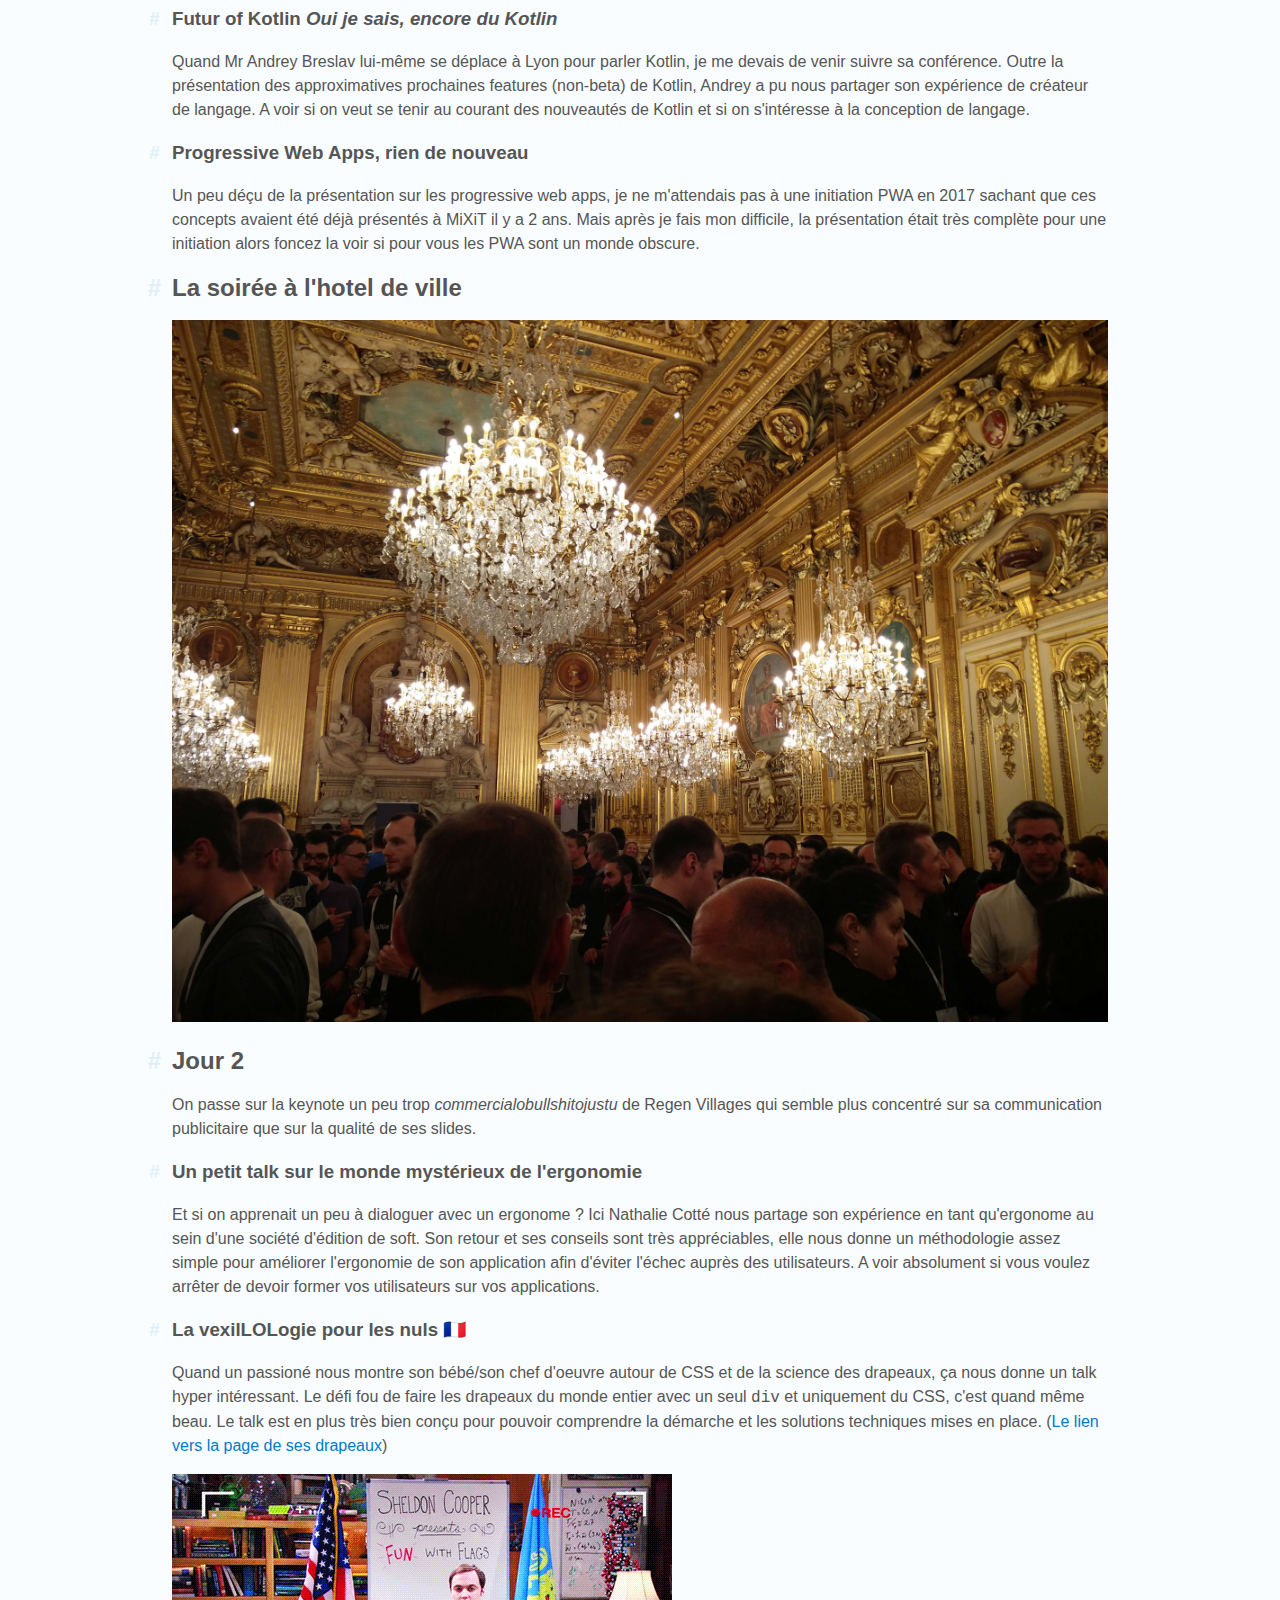
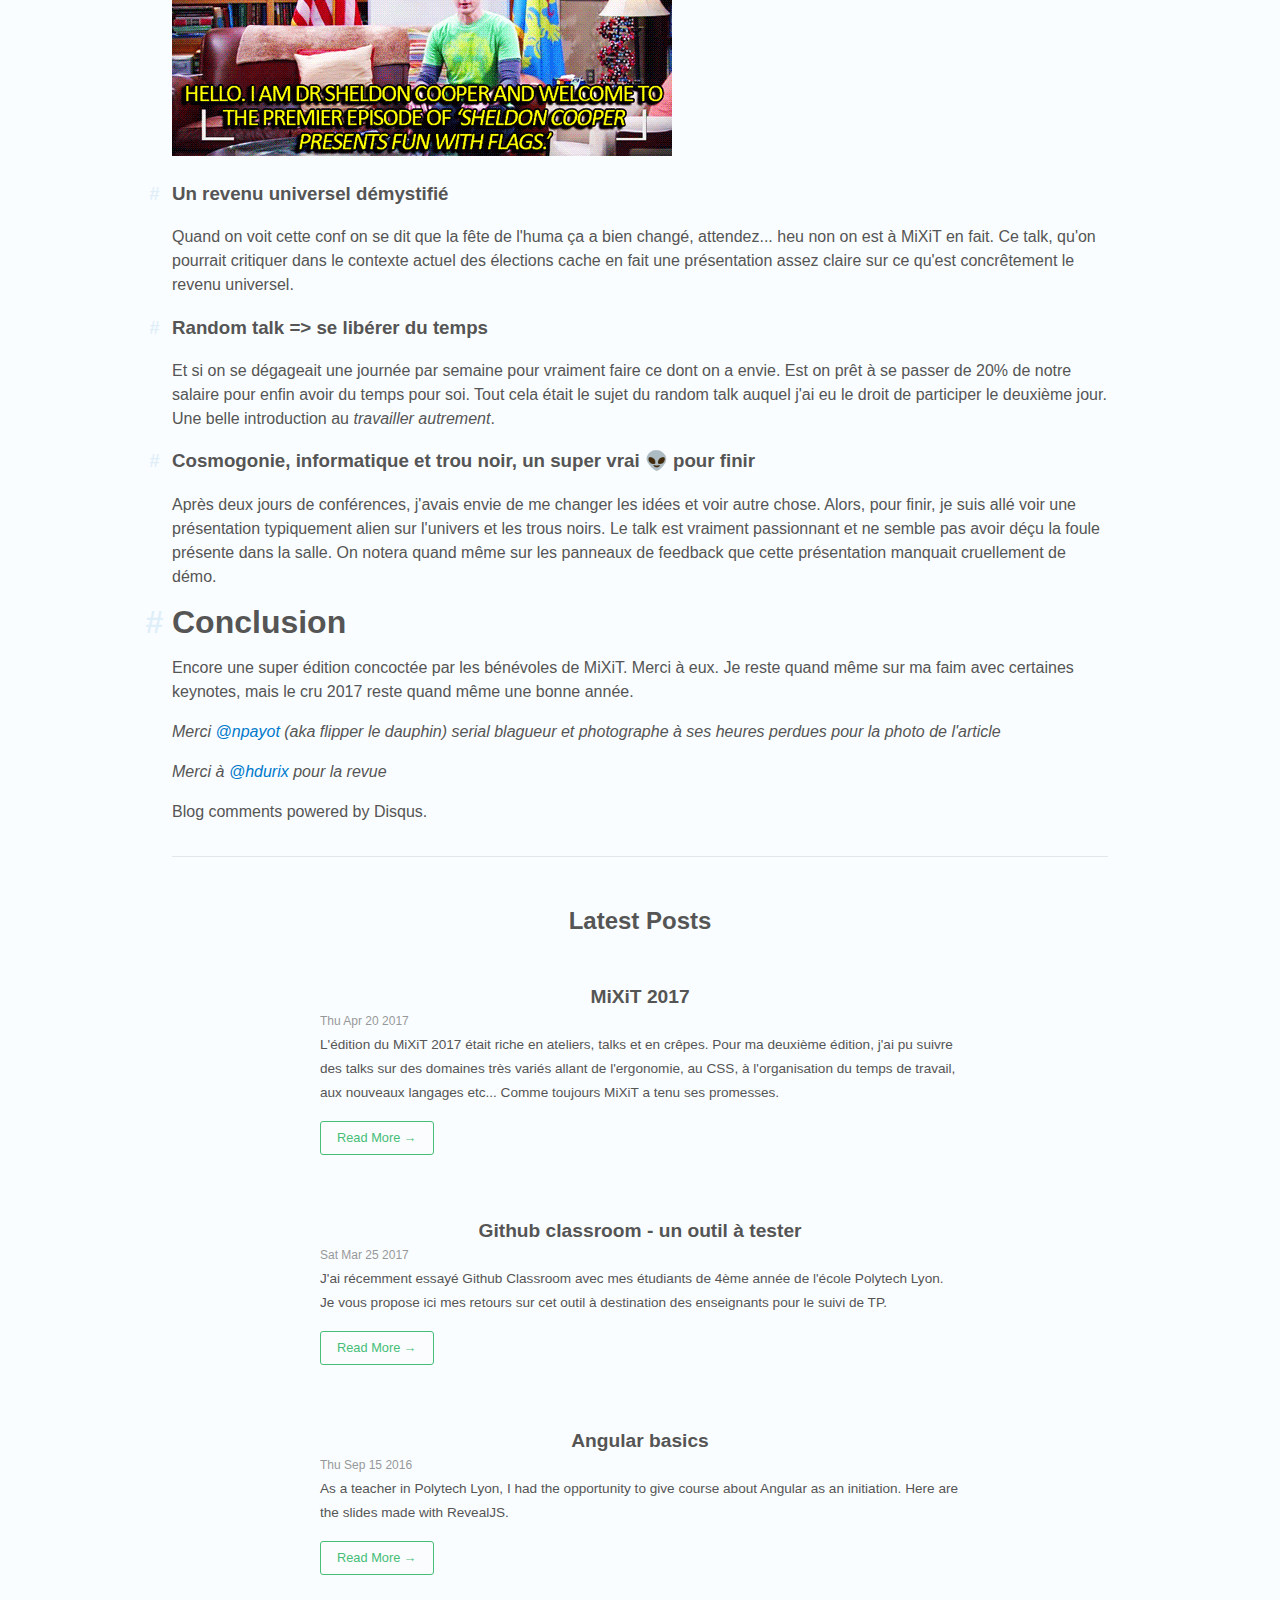
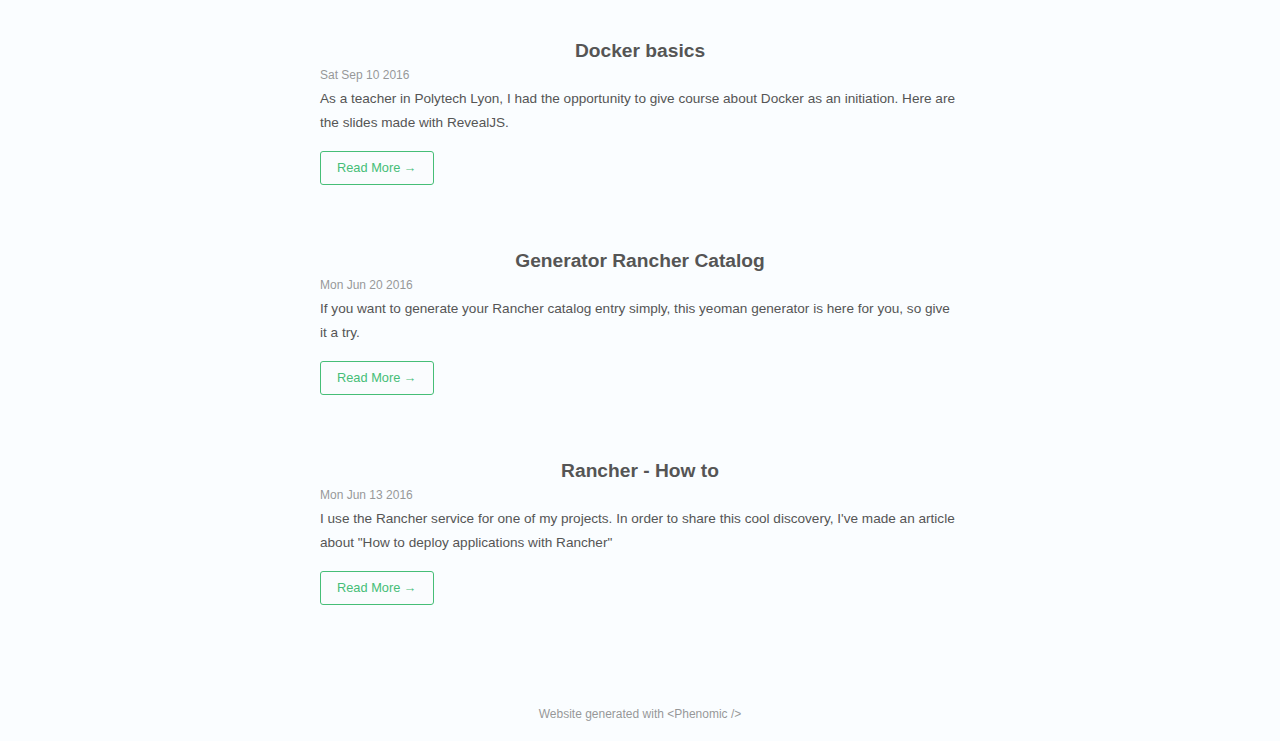
<file: posts/mixit17/index.html>
<!doctype html><html lang="en"><head><title data-react-helmet="true">MiXiT 2017</title><meta charset="utf-8"/><meta http-equiv="X-UA-Compatible" content="IE=edge"/><meta name="viewport" content="width=device-width, initial-scale=1"/><meta data-react-helmet="true" name="generator" content="Phenomic 0.20.4"/><meta data-react-helmet="true" property="og:site_name" content="Portfolio Antoine Caron"/><meta data-react-helmet="true" property="fb:app_id" content="235346886871248"/><meta data-react-helmet="true" name="twitter:site" content="@Slashgear_"/><meta data-react-helmet="true" name="viewport" content="width=device-width, initial-scale=1"/><meta data-react-helmet="true" property="og:type" content="article"/><meta data-react-helmet="true" property="og:title" content="MiXiT 2017"/><meta data-react-helmet="true" property="og:url" content="http://slashgear.github.io/posts/mixit17/"/><meta data-react-helmet="true" property="og:image" content="http://slashgear.github.io/assets/mixit17/mixit17.jpg"/><meta data-react-helmet="true" property="og:description" content="L&#x27;édition du MiXiT 2017 était riche en ateliers, talks et en crêpes. Pour ma deuxième édition, j&#x27;ai pu suivre des talks sur des domaines très variés allant de l&#x27;ergonomie, au CSS, à l&#x27;organisation du temps de travail, aux nouveaux langages etc... Comme toujours MiXiT a tenu ses promesses."/><meta data-react-helmet="true" name="twitter:card" content="summary"/><meta data-react-helmet="true" name="twitter:title" content="MiXiT 2017"/><meta data-react-helmet="true" name="twitter:creator" content="@Slashgear_"/><meta data-react-helmet="true" name="twitter:description" content="L&#x27;édition du MiXiT 2017 était riche en ateliers, talks et en crêpes. Pour ma deuxième édition, j&#x27;ai pu suivre des talks sur des domaines très variés allant de l&#x27;ergonomie, au CSS, à l&#x27;organisation du temps de travail, aux nouveaux langages etc... Comme toujours MiXiT a tenu ses promesses."/><meta data-react-helmet="true" name="twitter:image" content="http://slashgear.github.io/assets/mixit17/mixit17.jpg"/><meta data-react-helmet="true" name="description" content="L&#x27;édition du MiXiT 2017 était riche en ateliers, talks et en crêpes. Pour ma deuxième édition, j&#x27;ai pu suivre des talks sur des domaines très variés allant de l&#x27;ergonomie, au CSS, à l&#x27;organisation du temps de travail, aux nouveaux langages etc... Comme toujours MiXiT a tenu ses promesses."/><link data-react-helmet="true" rel="icon" href="/assets/favicon.ico"/><link rel="stylesheet" href="/phenomic.browser.e1df06490e220f2afc1f.css"/><script data-react-helmet="true" src="https://cdn.polyfill.io/v2/polyfill.min.js"></script></head><body><div id="phenomic"><div data-reactroot="" data-reactid="1" data-react-checksum="888170004"><div class="_2Mf6m" data-reactid="2"><div hidden="" data-reactid="3"><!-- react-empty: 4 --><!-- react-empty: 5 --><style data-reactid="6">@-ms-viewport { width: device-width; }</style></div><header class="_2gGRo" data-reactid="7"><nav class="_2frUm" data-reactid="8"><div class="_37D8R" data-reactid="9"><a class="Ezg15" href="/" data-reactid="10">Home</a><a class="Ezg15" href="/curriculum" data-reactid="11">Curriculum</a></div><div class="_3VLYQ" data-reactid="12"><a href="https://twitter.com/Slashgear_" class="Ezg15" data-reactid="13"><span class="SVGInline SVGInline--cleaned" data-reactid="14"><svg class="SVGInline-svg SVGInline--cleaned-svg" xmlns="http://www.w3.org/2000/svg" viewBox="0 0 24 24"><path d="M24 4.557a9.83 9.83 0 0 1-2.828.775 4.932 4.932 0 0 0 2.165-2.724 9.864 9.864 0 0 1-3.127 1.195 4.916 4.916 0 0 0-3.594-1.555c-3.18 0-5.515 2.966-4.797 6.045A13.978 13.978 0 0 1 1.67 3.15a4.93 4.93 0 0 0 1.524 6.573 4.903 4.903 0 0 1-2.23-.616c-.053 2.28 1.582 4.415 3.95 4.89a4.935 4.935 0 0 1-2.224.084 4.928 4.928 0 0 0 4.6 3.42A9.9 9.9 0 0 1 0 19.54a13.94 13.94 0 0 0 7.548 2.212c9.142 0 14.307-7.72 13.995-14.646A10.025 10.025 0 0 0 24 4.556z"/></svg></span><!-- react-text: 15 -->Twitter<!-- /react-text --></a><a href="https://github.com/Slashgear" class="Ezg15" data-reactid="16"><span class="SVGInline SVGInline--cleaned" data-reactid="17"><svg class="SVGInline-svg SVGInline--cleaned-svg" xmlns="http://www.w3.org/2000/svg" viewBox="0 0 24 24"><path d="M12 0C5.374 0 0 5.373 0 12c0 5.302 3.438 9.8 8.207 11.387.6.11.793-.26.793-.577v-2.234c-3.338.726-4.033-1.416-4.033-1.416-.546-1.387-1.333-1.756-1.333-1.756-1.09-.745.083-.73.083-.73 1.205.085 1.84 1.238 1.84 1.238 1.07 1.834 2.806 1.304 3.49.997.108-.776.42-1.306.763-1.605-2.665-.305-5.467-1.334-5.467-5.93 0-1.312.47-2.382 1.236-3.222-.125-.303-.536-1.524.116-3.176 0 0 1.008-.322 3.3 1.23A11.51 11.51 0 0 1 12 5.803c1.02.005 2.047.138 3.006.404 2.29-1.552 3.297-1.23 3.297-1.23.653 1.653.242 2.874.118 3.176.77.84 1.236 1.91 1.236 3.22 0 4.61-2.807 5.625-5.48 5.922.43.372.824 1.102.824 2.222v3.293c0 .32.192.694.8.576C20.567 21.796 24 17.3 24 12c0-6.627-5.373-12-12-12z"/></svg></span><!-- react-text: 18 -->GitHub<!-- /react-text --></a></div></nav></header><div class="_116Tm" data-reactid="19"><div class="sFWsg" data-reactid="20"><!-- react-empty: 21 --><div class="_3p2ZP" style="background:#111 url(/assets/mixit17/mixit17.jpg) 50% 50% / cover;" data-reactid="22"><div class="_3wrxV" data-reactid="23"><div class="hOK0m" data-reactid="24"><h1 class="_1Tkeg" data-reactid="25">MiXiT 2017</h1></div></div></div><div class="hOK0m _1z1n5" data-reactid="26"><div data-reactid="27"><header class="_2BJ2-" data-reactid="28"><time data-reactid="29">Thu Apr 20 2017</time></header></div><div class="_30RKo" data-reactid="30"><div class="phenomic-BodyContainer" data-reactid="31"><h2 id="mixit-2017"><a href="#mixit-2017" class="phenomic-HeadingAnchor">#</a>MiXiT 2017</h2>
<p>Cette fin de semaine c'était la nouvelle édition de la super <em>conférence
lyonnaise avec des crêpes et du coeur.</em> Malgré le tirage au sort (très contesté) mis en place cette année,
j'ai réussi a obtenir le <em>golden ticket</em>.</p>
<p><strong>⚠️ Disclaimer, dans cet article, je donne ici mon ressenti sur cette édition du mixit.
Je vais essayer d'ajouter ici les liens vers les vidéos des conférences dès que les liens seront disponibles
Je ne parle pas de tous les talks auxquels j'ai pu assister.</strong></p>
<h2 id="une-introduction-toute-en-musique"><a href="#une-introduction-toute-en-musique" class="phenomic-HeadingAnchor">#</a>Une introduction toute en musique</h2>
<p>Tout a commencé avec une super introduction musicale autour de la gestion de groupe
géré d'une main de maître ...du moins d'une baguette de chef d'orchestre par Samuel Couffignal.
Très bel exemple de l'autogestion d'un groupe et du pouvoir d'action qu'un leader peut avoir sur un groupe.</p>
<p>Je vous passe l'anecdotique présentation de la monnaie locale : <em><a href="http://www.lagonette.org/">La gonette</a></em></p>
<h2 id="jour-1"><a href="#jour-1" class="phenomic-HeadingAnchor">#</a>Jour 1</h2>
<h3 id="elm-on-l-on-l-pas"><a href="#elm-on-l-on-l-pas" class="phenomic-HeadingAnchor">#</a>Elm on l'♥️, on l'♥️ pas</h3>
<p>Premier talk, j'attaque par la présentation de Jordane
Grenat sur ELM, une alternative pour le monde JS. Une présentation bien sympathique de l'environnement et de ses avantages.
Beaucoup d'avantages sur cette plateforme, notamment le compilateur qui a vraiment été orienté utilisateur.
L'analyse d'erreur de compilation est très fine et donne beaucoup d'informations sur la résolution de l'erreur.
Je reste cependant pas du tout convaincu par la syntaxe que je trouve beaucoup trop concise
et du coup pas forcément lisible. Et oui ceci est une fonction qui fait juste une addition.</p>
<pre><code class="hljs language-elm"><span class="hljs-title">add</span> x y =
  x + y</code></pre>
<p>Je pense qu'avec de la pratique la syntaxe doit moins piquer les yeux mais quand même.</p>
<h3 id="electron-par-les-copains-nantais"><a href="#electron-par-les-copains-nantais" class="phenomic-HeadingAnchor">#</a>Electron par les copains nantais</h3>
<p>Contrairement à ce qu'on peut lire sur le slack de Zenika, Yvonnick Frin ne fait pas que de l'ionic ;)
Il est même venu avec son collègue Eric Briand pour nous montrer Electron, la solution Github pour
développer des applications desktop avec nos bonnes "vieilles" technologies front.
Difficile de rentrer dans certains détails qui font polémique notamment la consommation
des resources, mais cette présentation sait nous montrer les bases pour qu'on puisse commencer à faire joujou
avec Electron.</p>
<h3 id="Éthique-et-tac-"><a href="#%C3%89thique-et-tac-" class="phenomic-HeadingAnchor">#</a>Éthique et tac !</h3>
<p>Quand un ancien journaliste de Numerama et actuel directeur de l'éthique chez Qwant (Guillaume Champeau) vient nous parler d'éthique, on se rappelle qu'on est bien à MiXiT.
La conférence a abordé des thématiques comme les responsabilisations du développeur sur ce qu'il produit, le respect de la vie privée, etc.
Sans parler d'un monde à la <em>Mister Robot,</em> on peut quand même faire le constat que notre sphère privée et intime
ne nous appartient aujourd'hui plus tout à fait. A voir absolument, surtout si un complotiste sommeille en vous.</p>
<h3 id="-is-awesome"><a href="#-is-awesome" class="phenomic-HeadingAnchor">#</a>🦄 is awesome!!</h3>
<p>Dans le monde du web journalisme on parle souvent de titre putaclick et ce talk aurait
quand même eu un prix pour son nom : <em>Css is awesome!</em>
Derrière ce titre très racoleur se cachait une intervention très bien détaillée sur la puissance propre de CSS.
Par des exemples simples, Igor Labori nous partage quelques tricks CSS bien pratiques mais également quelques
balises HTML5 oubliées.</p>
<p><details>
<summary>Sérieusement vous connaissez cette balise ?</summary>
Et oui, on a pu voir quelques balises html cool aussi
</details></p>
<h3 id="futur-of-kotlin-oui-je-sais-encore-du-kotlin"><a href="#futur-of-kotlin-oui-je-sais-encore-du-kotlin" class="phenomic-HeadingAnchor">#</a>Futur of Kotlin <em>Oui je sais, encore du Kotlin</em></h3>
<p>Quand Mr Andrey Breslav lui-même se déplace à Lyon pour parler Kotlin, je me devais de venir suivre sa conférence.
Outre la présentation des approximatives prochaines features (non-beta) de Kotlin, Andrey a pu nous partager
son expérience de créateur de langage. A voir si on veut se tenir au courant des nouveautés de Kotlin et si
on s'intéresse à la conception de langage.</p>
<h3 id="progressive-web-apps-rien-de-nouveau"><a href="#progressive-web-apps-rien-de-nouveau" class="phenomic-HeadingAnchor">#</a>Progressive Web Apps, rien de nouveau</h3>
<p>Un peu déçu de la présentation sur les progressive web apps, je ne m'attendais pas
à une initiation PWA en 2017 sachant que ces concepts avaient été déjà présentés à MiXiT
il y a 2 ans. Mais après je fais mon difficile, la présentation était très complète pour une initiation
alors foncez la voir si pour vous les PWA sont un monde obscure.</p>
<h2 id="la-soirée-à-lhotel-de-ville"><a href="#la-soir%C3%A9e-%C3%A0-lhotel-de-ville" class="phenomic-HeadingAnchor">#</a>La soirée à l'hotel de ville</h2>
<p><img src="/assets/mixit17/soiree.jpg" alt="Soirée Mix-it 2017"></p>
<h2 id="jour-2"><a href="#jour-2" class="phenomic-HeadingAnchor">#</a>Jour 2</h2>
<p>On passe sur la keynote un peu trop <em>commercialobullshitojustu</em> de Regen Villages
qui semble plus concentré sur sa communication publicitaire que sur la qualité de ses slides.</p>
<h3 id="un-petit-talk-sur-le-monde-mystérieux-de-lergonomie"><a href="#un-petit-talk-sur-le-monde-myst%C3%A9rieux-de-lergonomie" class="phenomic-HeadingAnchor">#</a>Un petit talk sur le monde mystérieux de l'ergonomie</h3>
<p>Et si on apprenait un peu à dialoguer avec un ergonome ? Ici Nathalie Cotté nous partage son expérience en tant
qu'ergonome au sein d'une société d'édition de soft.
Son retour et ses conseils sont très appréciables, elle nous donne un méthodologie assez simple pour améliorer
l'ergonomie de son application afin d'éviter l'échec auprès des utilisateurs. A voir absolument si vous voulez arrêter
de devoir former vos utilisateurs sur vos applications.</p>
<h3 id="la-vexillologie-pour-les-nuls-"><a href="#la-vexillologie-pour-les-nuls-" class="phenomic-HeadingAnchor">#</a>La vexil<strong>LOL</strong>ogie pour les nuls 🇫🇷</h3>
<p>Quand un passioné nous montre son bébé/son chef d'oeuvre autour de CSS et de la science des drapeaux,
ça nous donne un talk hyper intéressant. Le défi fou de faire les drapeaux du monde entier avec un
seul <code>div</code> et uniquement du CSS, c'est quand même beau. Le talk est en plus très bien conçu pour pouvoir comprendre la démarche
et les solutions techniques mises en place. (<a href="https://pixelastic.github.io/css-flags/">Le lien vers la page de ses drapeaux</a>)</p>
<p><img src="/assets/mixit17/fun.gif" alt="Fun with flags"></p>
<h3 id="un-revenu-universel-démystifié"><a href="#un-revenu-universel-d%C3%A9mystifi%C3%A9" class="phenomic-HeadingAnchor">#</a>Un revenu universel démystifié</h3>
<p>Quand on voit cette conf on se dit que la fête de l'huma ça a bien changé, attendez... heu non on est à MiXiT en fait.
Ce talk, qu'on pourrait critiquer dans le contexte actuel des élections cache en fait une présentation assez claire sur ce qu'est
concrêtement le revenu universel.</p>
<h3 id="random-talk--se-libérer-du-temps"><a href="#random-talk--se-lib%C3%A9rer-du-temps" class="phenomic-HeadingAnchor">#</a>Random talk => se libérer du temps</h3>
<p>Et si on se dégageait une journée par semaine pour vraiment faire ce dont on a envie.
Est on prêt à se passer de 20% de notre salaire pour enfin avoir du temps pour soi.
Tout cela était le sujet du random talk auquel j'ai eu le droit de participer le deuxième jour.
Une belle introduction au <em>travailler autrement</em>.</p>
<h3 id="cosmogonie-informatique-et-trou-noir-un-super-vrai--pour-finir"><a href="#cosmogonie-informatique-et-trou-noir-un-super-vrai--pour-finir" class="phenomic-HeadingAnchor">#</a>Cosmogonie, informatique et trou noir, un super vrai 👽 pour finir</h3>
<p>Après deux jours de conférences, j'avais envie de me changer les idées et voir autre chose. Alors, pour finir,
je suis allé voir une présentation typiquement alien sur l'univers et les trous noirs. Le talk est vraiment passionnant
et ne semble pas avoir déçu la foule présente dans la salle. On notera quand même sur les panneaux de feedback que
cette présentation manquait cruellement de démo.</p>
<h1 id="conclusion"><a href="#conclusion" class="phenomic-HeadingAnchor">#</a>Conclusion</h1>
<p>Encore une super édition concoctée par les bénévoles de MiXiT. Merci à eux.
Je reste quand même sur ma faim avec certaines keynotes, mais le cru 2017 reste quand même une
bonne année.</p>
<p><em>Merci <a href="https://twitter.com/npayot">@npayot</a> (aka flipper le dauphin) serial blagueur et photographe à ses heures perdues pour la photo de l'article</em></p>
<p><em>Merci à <a href="https://twitter.com/hdurix">@hdurix</a> pour la revue</em></p>
</div></div><hr data-reactid="32"/><div data-reactid="33"><h2 class="_1vSY4" data-reactid="34">Latest Posts</h2><div data-reactid="35"><ul class="lfRQE" data-reactid="36"><li data-reactid="37"><div class="_1eeKI" data-reactid="38"><a class="_2mH_g" href="/posts/mixit17/" data-reactid="39">MiXiT 2017</a><div class="_2l2N1" data-reactid="40"><time data-reactid="41">Thu Apr 20 2017</time></div><div class="_1-sEy" data-reactid="42"><!-- react-text: 43 -->L&#x27;édition du MiXiT 2017 était riche en ateliers, talks et en crêpes. Pour ma deuxième édition, j&#x27;ai pu suivre des talks sur des domaines très variés allant de l&#x27;ergonomie, au CSS, à l&#x27;organisation du temps de travail, aux nouveaux langages etc... Comme toujours MiXiT a tenu ses promesses.<!-- /react-text --><!-- react-text: 44 --> <!-- /react-text --></div><a class="niUXw" href="/posts/mixit17/" data-reactid="45"><span role="button" class="_1mmZb _1w6mX" data-reactid="46">Read More →</span></a></div></li><li data-reactid="47"><div class="_1eeKI" data-reactid="48"><a class="_2mH_g" href="/posts/github-classroom/" data-reactid="49">Github classroom - un outil à tester</a><div class="_2l2N1" data-reactid="50"><time data-reactid="51">Sat Mar 25 2017</time></div><div class="_1-sEy" data-reactid="52"><!-- react-text: 53 -->J&#x27;ai récemment essayé Github Classroom avec mes étudiants de 4ème année de l&#x27;école Polytech Lyon. Je vous propose ici mes retours sur cet outil à destination des enseignants pour le suivi de TP.<!-- /react-text --><!-- react-text: 54 --> <!-- /react-text --></div><a class="niUXw" href="/posts/github-classroom/" data-reactid="55"><span role="button" class="_1mmZb _1w6mX" data-reactid="56">Read More →</span></a></div></li><li data-reactid="57"><div class="_1eeKI" data-reactid="58"><a class="_2mH_g" href="/posts/angular-training/" data-reactid="59">Angular basics</a><div class="_2l2N1" data-reactid="60"><time data-reactid="61">Thu Sep 15 2016</time></div><div class="_1-sEy" data-reactid="62"><!-- react-text: 63 -->As a teacher in Polytech Lyon, I had the opportunity to give course about Angular as an initiation. Here are the slides made with RevealJS.<!-- /react-text --><!-- react-text: 64 --> <!-- /react-text --></div><a class="niUXw" href="/posts/angular-training/" data-reactid="65"><span role="button" class="_1mmZb _1w6mX" data-reactid="66">Read More →</span></a></div></li><li data-reactid="67"><div class="_1eeKI" data-reactid="68"><a class="_2mH_g" href="/posts/docker-training/" data-reactid="69">Docker basics</a><div class="_2l2N1" data-reactid="70"><time data-reactid="71">Sat Sep 10 2016</time></div><div class="_1-sEy" data-reactid="72"><!-- react-text: 73 -->As a teacher in Polytech Lyon, I had the opportunity to give course about Docker as an initiation. Here are the slides made with RevealJS.<!-- /react-text --><!-- react-text: 74 --> <!-- /react-text --></div><a class="niUXw" href="/posts/docker-training/" data-reactid="75"><span role="button" class="_1mmZb _1w6mX" data-reactid="76">Read More →</span></a></div></li><li data-reactid="77"><div class="_1eeKI" data-reactid="78"><a class="_2mH_g" href="/posts/generator-rancher-catalog/" data-reactid="79">Generator Rancher Catalog</a><div class="_2l2N1" data-reactid="80"><time data-reactid="81">Mon Jun 20 2016</time></div><div class="_1-sEy" data-reactid="82"><!-- react-text: 83 -->If you want to generate your Rancher catalog entry simply, this yeoman generator is here for you, so give it a try.<!-- /react-text --><!-- react-text: 84 --> <!-- /react-text --></div><a class="niUXw" href="/posts/generator-rancher-catalog/" data-reactid="85"><span role="button" class="_1mmZb _1w6mX" data-reactid="86">Read More →</span></a></div></li><li data-reactid="87"><div class="_1eeKI" data-reactid="88"><a class="_2mH_g" href="/posts/rancher/" data-reactid="89">Rancher - How to</a><div class="_2l2N1" data-reactid="90"><time data-reactid="91">Mon Jun 13 2016</time></div><div class="_1-sEy" data-reactid="92"><!-- react-text: 93 -->I use the Rancher service for one of my projects. In order to share this cool discovery, I&#x27;ve made an article about &quot;How to deploy applications with Rancher&quot;<!-- /react-text --><!-- react-text: 94 --> <!-- /react-text --></div><a class="niUXw" href="/posts/rancher/" data-reactid="95"><span role="button" class="_1mmZb _1w6mX" data-reactid="96">Read More →</span></a></div></li></ul></div></div></div></div></div><footer class="_1Ustb" data-reactid="97"><p data-reactid="98"><a href="https://phenomic.io" class="_21LuU" data-reactid="99"><!-- react-text: 100 -->Website generated with <!-- /react-text --><span class="MMp-P" data-reactid="101">&lt;Phenomic /&gt;</span></a></p></footer></div><script data-reactid="102"></script></div></div><script>window.__COLLECTION__ = [{"layout":"PageError","route":"404.html","description":"","__filename":"404.md","__url":"/404.html","__resourceUrl":"/404.html","__dataUrl":"/404.html.7f6093458561a2a9bb2178ef2cba0f0f.json"},{"title":"Curriculum","layout":"Homepage","description":"My curriclum","hero":"https://farm4.staticflickr.com/3949/15589950511_3675b15e59_k.jpg","__filename":"curriculum.md","__url":"/curriculum/","__resourceUrl":"/curriculum/index.html","__dataUrl":"/curriculum/index.html.0904ddf002fd515ffcce5441ecf2a1c6.json"},{"title":"Antoine Caron","layout":"Homepage","description":"Antoine Caron, french Full-Stack developer working in Lyon","hero":"/assets/portugal.jpg","__filename":"index.md","__url":"/","__resourceUrl":"/index.html","__dataUrl":"/index.html.1571d237e358147ce2f0487f0722f3ff.json"},{"title":"Angular basics","description":"As a teacher in Polytech Lyon, I had the opportunity to give course about Angular as an initiation. Here are the slides made with RevealJS.","date":"2016-09-15T00:00:00.000Z","hero":"/assets/angular-training/angular.png","layout":"Post","__filename":"posts/angular-training.md","__url":"/posts/angular-training/","__resourceUrl":"/posts/angular-training/index.html","__dataUrl":"/posts/angular-training/index.html.bb6c599f4dd3743f27f321933b7e5ad6.json"},{"title":"Docker basics","description":"As a teacher in Polytech Lyon, I had the opportunity to give course about Docker as an initiation. Here are the slides made with RevealJS.","date":"2016-09-10T00:00:00.000Z","hero":"/assets/docker-training/igor-ovsyannykov-151127.jpg","layout":"Post","__filename":"posts/docker-training.md","__url":"/posts/docker-training/","__resourceUrl":"/posts/docker-training/index.html","__dataUrl":"/posts/docker-training/index.html.a10ba192fdbbf5dce7f37982e34740a9.json"},{"title":"Generator Rancher Catalog","description":"If you want to generate your Rancher catalog entry simply, this yeoman generator is here for you, so give it a try.","date":"2016-06-20T00:00:00.000Z","hero":"/assets/rancher.jpg","layout":"Post","__filename":"posts/generator-rancher-catalog.md","__url":"/posts/generator-rancher-catalog/","__resourceUrl":"/posts/generator-rancher-catalog/index.html","__dataUrl":"/posts/generator-rancher-catalog/index.html.40432deb87058f025a4857f73ce67d78.json"},{"title":"Github classroom - un outil à tester","description":"J'ai récemment essayé Github Classroom avec mes étudiants de 4ème année de l'école Polytech Lyon. Je vous propose ici mes retours sur cet outil à destination des enseignants pour le suivi de TP.","date":"2017-03-25T00:00:00.000Z","hero":"/assets/github-classroom/logo.jpg","layout":"Post","__filename":"posts/github-classroom.md","__url":"/posts/github-classroom/","__resourceUrl":"/posts/github-classroom/index.html","__dataUrl":"/posts/github-classroom/index.html.87114043fe89d1bb958927eb8b117d29.json"},{"title":"Kotlin in action","description":"In the Mix-IT, I followed a conference by Hadi Hariri on the new langague Kotlin. Here are my impressions of this programming language .","date":"2016-04-26T00:00:00.000Z","hero":"/assets/kotlin/kotlin.png","layout":"Post","__filename":"posts/kotlin.md","__url":"/posts/kotlin/","__resourceUrl":"/posts/kotlin/index.html","__dataUrl":"/posts/kotlin/index.html.25384269b86ea4dab343ff566728a2d4.json"},{"title":"MiXiT 2017","description":"L'édition du MiXiT 2017 était riche en ateliers, talks et en crêpes. Pour ma deuxième édition, j'ai pu suivre des talks sur des domaines très variés allant de l'ergonomie, au CSS, à l'organisation du temps de travail, aux nouveaux langages etc... Comme toujours MiXiT a tenu ses promesses.","date":"2017-04-20T00:00:00.000Z","hero":"/assets/mixit17/mixit17.jpg","layout":"Post","__filename":"posts/mixit17.md","__url":"/posts/mixit17/","__resourceUrl":"/posts/mixit17/index.html","__dataUrl":"/posts/mixit17/index.html.2de6322d044ae8018259bd209e3da64c.json"},{"title":"Rancher - How to","description":"I use the Rancher service for one of my projects. In order to share this cool discovery, I've made an article about \"How to deploy applications with Rancher\"","date":"2016-06-13T00:00:00.000Z","hero":"/assets/rancher.jpg","layout":"Post","__filename":"posts/rancher.md","__url":"/posts/rancher/","__resourceUrl":"/posts/rancher/index.html","__dataUrl":"/posts/rancher/index.html.1421284f29cdb376b28dfc48ff343519.json"}];window.__INITIAL_STATE__ = {"pages":{"/posts/mixit17/":{"head":{"title":"MiXiT 2017","description":"L'édition du MiXiT 2017 était riche en ateliers, talks et en crêpes. Pour ma deuxième édition, j'ai pu suivre des talks sur des domaines très variés allant de l'ergonomie, au CSS, à l'organisation du temps de travail, aux nouveaux langages etc... Comme toujours MiXiT a tenu ses promesses.","date":"2017-04-20T00:00:00.000Z","hero":"/assets/mixit17/mixit17.jpg","layout":"Post"},"body":"<h2 id=\"mixit-2017\"><a href=\"#mixit-2017\" class=\"phenomic-HeadingAnchor\">#</a>MiXiT 2017</h2>\n<p>Cette fin de semaine c'était la nouvelle édition de la super <em>conférence\nlyonnaise avec des crêpes et du coeur.</em> Malgré le tirage au sort (très contesté) mis en place cette année,\nj'ai réussi a obtenir le <em>golden ticket</em>.</p>\n<p><strong>⚠️ Disclaimer, dans cet article, je donne ici mon ressenti sur cette édition du mixit.\nJe vais essayer d'ajouter ici les liens vers les vidéos des conférences dès que les liens seront disponibles\nJe ne parle pas de tous les talks auxquels j'ai pu assister.</strong></p>\n<h2 id=\"une-introduction-toute-en-musique\"><a href=\"#une-introduction-toute-en-musique\" class=\"phenomic-HeadingAnchor\">#</a>Une introduction toute en musique</h2>\n<p>Tout a commencé avec une super introduction musicale autour de la gestion de groupe\ngéré d'une main de maître ...du moins d'une baguette de chef d'orchestre par Samuel Couffignal.\nTrès bel exemple de l'autogestion d'un groupe et du pouvoir d'action qu'un leader peut avoir sur un groupe.</p>\n<p>Je vous passe l'anecdotique présentation de la monnaie locale : <em><a href=\"http://www.lagonette.org/\">La gonette</a></em></p>\n<h2 id=\"jour-1\"><a href=\"#jour-1\" class=\"phenomic-HeadingAnchor\">#</a>Jour 1</h2>\n<h3 id=\"elm-on-l-on-l-pas\"><a href=\"#elm-on-l-on-l-pas\" class=\"phenomic-HeadingAnchor\">#</a>Elm on l'♥️, on l'♥️ pas</h3>\n<p>Premier talk, j'attaque par la présentation de Jordane\nGrenat sur ELM, une alternative pour le monde JS. Une présentation bien sympathique de l'environnement et de ses avantages.\nBeaucoup d'avantages sur cette plateforme, notamment le compilateur qui a vraiment été orienté utilisateur.\nL'analyse d'erreur de compilation est très fine et donne beaucoup d'informations sur la résolution de l'erreur.\nJe reste cependant pas du tout convaincu par la syntaxe que je trouve beaucoup trop concise\net du coup pas forcément lisible. Et oui ceci est une fonction qui fait juste une addition.</p>\n<pre><code class=\"hljs language-elm\"><span class=\"hljs-title\">add</span> x y =\n  x + y</code></pre>\n<p>Je pense qu'avec de la pratique la syntaxe doit moins piquer les yeux mais quand même.</p>\n<h3 id=\"electron-par-les-copains-nantais\"><a href=\"#electron-par-les-copains-nantais\" class=\"phenomic-HeadingAnchor\">#</a>Electron par les copains nantais</h3>\n<p>Contrairement à ce qu'on peut lire sur le slack de Zenika, Yvonnick Frin ne fait pas que de l'ionic ;)\nIl est même venu avec son collègue Eric Briand pour nous montrer Electron, la solution Github pour\ndévelopper des applications desktop avec nos bonnes \"vieilles\" technologies front.\nDifficile de rentrer dans certains détails qui font polémique notamment la consommation\ndes resources, mais cette présentation sait nous montrer les bases pour qu'on puisse commencer à faire joujou\navec Electron.</p>\n<h3 id=\"Éthique-et-tac-\"><a href=\"#%C3%89thique-et-tac-\" class=\"phenomic-HeadingAnchor\">#</a>Éthique et tac !</h3>\n<p>Quand un ancien journaliste de Numerama et actuel directeur de l'éthique chez Qwant (Guillaume Champeau) vient nous parler d'éthique, on se rappelle qu'on est bien à MiXiT.\nLa conférence a abordé des thématiques comme les responsabilisations du développeur sur ce qu'il produit, le respect de la vie privée, etc.\nSans parler d'un monde à la <em>Mister Robot,</em> on peut quand même faire le constat que notre sphère privée et intime\nne nous appartient aujourd'hui plus tout à fait. A voir absolument, surtout si un complotiste sommeille en vous.</p>\n<h3 id=\"-is-awesome\"><a href=\"#-is-awesome\" class=\"phenomic-HeadingAnchor\">#</a>🦄 is awesome!!</h3>\n<p>Dans le monde du web journalisme on parle souvent de titre putaclick et ce talk aurait\nquand même eu un prix pour son nom : <em>Css is awesome!</em>\nDerrière ce titre très racoleur se cachait une intervention très bien détaillée sur la puissance propre de CSS.\nPar des exemples simples, Igor Labori nous partage quelques tricks CSS bien pratiques mais également quelques\nbalises HTML5 oubliées.</p>\n<p><details>\n<summary>Sérieusement vous connaissez cette balise ?</summary>\nEt oui, on a pu voir quelques balises html cool aussi\n</details></p>\n<h3 id=\"futur-of-kotlin-oui-je-sais-encore-du-kotlin\"><a href=\"#futur-of-kotlin-oui-je-sais-encore-du-kotlin\" class=\"phenomic-HeadingAnchor\">#</a>Futur of Kotlin <em>Oui je sais, encore du Kotlin</em></h3>\n<p>Quand Mr Andrey Breslav lui-même se déplace à Lyon pour parler Kotlin, je me devais de venir suivre sa conférence.\nOutre la présentation des approximatives prochaines features (non-beta) de Kotlin, Andrey a pu nous partager\nson expérience de créateur de langage. A voir si on veut se tenir au courant des nouveautés de Kotlin et si\non s'intéresse à la conception de langage.</p>\n<h3 id=\"progressive-web-apps-rien-de-nouveau\"><a href=\"#progressive-web-apps-rien-de-nouveau\" class=\"phenomic-HeadingAnchor\">#</a>Progressive Web Apps, rien de nouveau</h3>\n<p>Un peu déçu de la présentation sur les progressive web apps, je ne m'attendais pas\nà une initiation PWA en 2017 sachant que ces concepts avaient été déjà présentés à MiXiT\nil y a 2 ans. Mais après je fais mon difficile, la présentation était très complète pour une initiation\nalors foncez la voir si pour vous les PWA sont un monde obscure.</p>\n<h2 id=\"la-soirée-à-lhotel-de-ville\"><a href=\"#la-soir%C3%A9e-%C3%A0-lhotel-de-ville\" class=\"phenomic-HeadingAnchor\">#</a>La soirée à l'hotel de ville</h2>\n<p><img src=\"/assets/mixit17/soiree.jpg\" alt=\"Soirée Mix-it 2017\"></p>\n<h2 id=\"jour-2\"><a href=\"#jour-2\" class=\"phenomic-HeadingAnchor\">#</a>Jour 2</h2>\n<p>On passe sur la keynote un peu trop <em>commercialobullshitojustu</em> de Regen Villages\nqui semble plus concentré sur sa communication publicitaire que sur la qualité de ses slides.</p>\n<h3 id=\"un-petit-talk-sur-le-monde-mystérieux-de-lergonomie\"><a href=\"#un-petit-talk-sur-le-monde-myst%C3%A9rieux-de-lergonomie\" class=\"phenomic-HeadingAnchor\">#</a>Un petit talk sur le monde mystérieux de l'ergonomie</h3>\n<p>Et si on apprenait un peu à dialoguer avec un ergonome ? Ici Nathalie Cotté nous partage son expérience en tant\nqu'ergonome au sein d'une société d'édition de soft.\nSon retour et ses conseils sont très appréciables, elle nous donne un méthodologie assez simple pour améliorer\nl'ergonomie de son application afin d'éviter l'échec auprès des utilisateurs. A voir absolument si vous voulez arrêter\nde devoir former vos utilisateurs sur vos applications.</p>\n<h3 id=\"la-vexillologie-pour-les-nuls-\"><a href=\"#la-vexillologie-pour-les-nuls-\" class=\"phenomic-HeadingAnchor\">#</a>La vexil<strong>LOL</strong>ogie pour les nuls 🇫🇷</h3>\n<p>Quand un passioné nous montre son bébé/son chef d'oeuvre autour de CSS et de la science des drapeaux,\nça nous donne un talk hyper intéressant. Le défi fou de faire les drapeaux du monde entier avec un\nseul <code>div</code> et uniquement du CSS, c'est quand même beau. Le talk est en plus très bien conçu pour pouvoir comprendre la démarche\net les solutions techniques mises en place. (<a href=\"https://pixelastic.github.io/css-flags/\">Le lien vers la page de ses drapeaux</a>)</p>\n<p><img src=\"/assets/mixit17/fun.gif\" alt=\"Fun with flags\"></p>\n<h3 id=\"un-revenu-universel-démystifié\"><a href=\"#un-revenu-universel-d%C3%A9mystifi%C3%A9\" class=\"phenomic-HeadingAnchor\">#</a>Un revenu universel démystifié</h3>\n<p>Quand on voit cette conf on se dit que la fête de l'huma ça a bien changé, attendez... heu non on est à MiXiT en fait.\nCe talk, qu'on pourrait critiquer dans le contexte actuel des élections cache en fait une présentation assez claire sur ce qu'est\nconcrêtement le revenu universel.</p>\n<h3 id=\"random-talk--se-libérer-du-temps\"><a href=\"#random-talk--se-lib%C3%A9rer-du-temps\" class=\"phenomic-HeadingAnchor\">#</a>Random talk => se libérer du temps</h3>\n<p>Et si on se dégageait une journée par semaine pour vraiment faire ce dont on a envie.\nEst on prêt à se passer de 20% de notre salaire pour enfin avoir du temps pour soi.\nTout cela était le sujet du random talk auquel j'ai eu le droit de participer le deuxième jour.\nUne belle introduction au <em>travailler autrement</em>.</p>\n<h3 id=\"cosmogonie-informatique-et-trou-noir-un-super-vrai--pour-finir\"><a href=\"#cosmogonie-informatique-et-trou-noir-un-super-vrai--pour-finir\" class=\"phenomic-HeadingAnchor\">#</a>Cosmogonie, informatique et trou noir, un super vrai 👽 pour finir</h3>\n<p>Après deux jours de conférences, j'avais envie de me changer les idées et voir autre chose. Alors, pour finir,\nje suis allé voir une présentation typiquement alien sur l'univers et les trous noirs. Le talk est vraiment passionnant\net ne semble pas avoir déçu la foule présente dans la salle. On notera quand même sur les panneaux de feedback que\ncette présentation manquait cruellement de démo.</p>\n<h1 id=\"conclusion\"><a href=\"#conclusion\" class=\"phenomic-HeadingAnchor\">#</a>Conclusion</h1>\n<p>Encore une super édition concoctée par les bénévoles de MiXiT. Merci à eux.\nJe reste quand même sur ma faim avec certaines keynotes, mais le cru 2017 reste quand même une\nbonne année.</p>\n<p><em>Merci <a href=\"https://twitter.com/npayot\">@npayot</a> (aka flipper le dauphin) serial blagueur et photographe à ses heures perdues pour la photo de l'article</em></p>\n<p><em>Merci à <a href=\"https://twitter.com/hdurix\">@hdurix</a> pour la revue</em></p>\n","__filename":"posts/mixit17.md","__url":"/posts/mixit17/","__resourceUrl":"/posts/mixit17/index.html","__dataUrl":"/posts/mixit17/index.html.2de6322d044ae8018259bd209e3da64c.json","type":"Post"}}}</script><script src="/phenomic.browser.e1df06490e220f2afc1f.js"></script></body></html>
</file>
<file: phenomic.browser.e1df06490e220f2afc1f.css>
html{box-sizing:border-box}*,:after,:before{box-sizing:inherit}body,html{margin:0;padding:0}html{min-height:100%;background:#fafdff}body{color:#555;font-size:1rem;line-height:1.5rem;font-family:-apple-system,BlinkMacSystemFont,Segoe UI,Roboto,Oxygen,Ubuntu,Cantarell,Fira Sans,Droid Sans,Helvetica Neue,sans-serif}h1,h2,h3,h4,h5,h6{position:relative}.phenomic-HeadingAnchor{display:inline-block;text-align:center;margin-left:-1.8rem;margin-right:.4rem;width:1.4rem;line-height:1.4rem;text-decoration:none;opacity:.1;transition:opacity .2s}h1:hover .phenomic-HeadingAnchor,h2:hover .phenomic-HeadingAnchor,h3:hover .phenomic-HeadingAnchor,h4:hover .phenomic-HeadingAnchor,h5:hover .phenomic-HeadingAnchor,h6:hover .phenomic-HeadingAnchor{opacity:1}a{color:inherit;text-decoration:none}a:hover{text-decoration:underline}hr{border:0;height:1px;background:#8c8d91;opacity:.2;margin:2rem 0}.hljs{display:block;overflow-x:auto;padding:.5em;color:#abb2bf;background:#282c34}.hljs-comment,.hljs-quote{color:#5c6370;font-style:italic}.hljs-doctag,.hljs-formula,.hljs-keyword{color:#c678dd}.hljs-deletion,.hljs-name,.hljs-section,.hljs-selector-tag,.hljs-subst{color:#e06c75}.hljs-literal{color:#56b6c2}.hljs-addition,.hljs-attribute,.hljs-meta-string,.hljs-regexp,.hljs-string{color:#98c379}.hljs-built_in,.hljs-class .hljs-title{color:#e6c07b}.hljs-attr,.hljs-number,.hljs-selector-attr,.hljs-selector-class,.hljs-selector-pseudo,.hljs-template-variable,.hljs-type,.hljs-variable{color:#d19a66}.hljs-bullet,.hljs-link,.hljs-meta,.hljs-selector-id,.hljs-symbol,.hljs-title{color:#61aeee}.hljs-emphasis{font-style:italic}.hljs-strong{font-weight:700}.hljs-link{text-decoration:underline}._2Mf6m{min-height:100vh;display:-ms-flexbox;display:flex;-ms-flex-direction:column;flex-direction:column}._2gGRo{position:absolute;left:0;right:0;color:#fbfcfc}._2frUm{-ms-flex-pack:justify;justify-content:space-between;max-width:61rem;margin:0 auto;padding:0;line-height:3rem}._2frUm,._3VLYQ,._37D8R{-ms-flex-direction:row;flex-direction:row}._2frUm,._3VLYQ,._37D8R,.Ezg15{display:-ms-flexbox;display:flex}.Ezg15{-ms-flex-align:center;align-items:center;padding:0 .5rem;color:inherit;text-decoration:none!important;opacity:.6;transition:all .4s;border-bottom:1px solid transparent}.Ezg15:focus,.Ezg15:hover{color:inherit;opacity:1;border-bottom-color:#fbfcfc}.Ezg15 svg{fill:currentColor;opacity:.5;margin-right:.5rem;width:14px;height:14px;vertical-align:middle}._116Tm{-ms-flex:1 1 auto;flex:1 1 auto;display:-ms-flexbox;display:flex;-ms-flex-align:stretch;align-items:stretch;-ms-flex-direction:column;flex-direction:column}._1Ustb{text-align:center}._21LuU{font-size:.75rem;opacity:.6;color:inherit;text-decoration:none}.MMp-P{font-weight:100}._1KhX5{display:-ms-flexbox;display:flex;height:25vh;-ms-flex-pack:center;justify-content:center;-ms-flex-align:center;align-items:center}._3i5XI{height:5vh;min-height:5rem;width:5vh;min-width:5rem;border:6px solid rgba(0,0,0,.2);border-top-color:rgba(0,0,0,.8);border-radius:100%;animation:_3H5Gy .6s infinite linear .25s;opacity:0}@keyframes _3H5Gy{0%{opacity:1;transform:rotate(0)}to{opacity:1;transform:rotate(359deg)}}.hOK0m,.sFWsg{display:-ms-flexbox;display:flex;-ms-flex-direction:column;flex-direction:column}.hOK0m{-ms-flex-item-align:center;align-self:center;width:100%;max-width:60rem;padding:1rem .75rem}._3p2ZP{background-color:#46be77;background:radial-gradient(ellipse at 50% 50%,#6ccb94 15%,#46be77 70%)}._3wrxV{display:-ms-flexbox;display:flex;-ms-flex-direction:column;flex-direction:column;padding:5rem 0;padding:10vh 0;text-align:center;background:linear-gradient(180deg,#107491,rgba(0,122,204,.2))}._1Tkeg{color:#fbfcfc;text-shadow:0 0 10px #107491,0 0 6px #111,0 0 2px #111;letter-spacing:1px}.mlJD2{margin-top:2rem}._1z1n5{margin:1rem 0}._30RKo a{color:#007acc;transition:all .2s;text-decoration:none;border-bottom:1px solid transparent}._30RKo a:hover{opacity:1;color:#006bb3;border-bottom-color:#007acc}._30RKo img{max-width:100%}._1Zu4s{display:-ms-flexbox;display:flex;-ms-flex-direction:column;flex-direction:column;-ms-flex-pack:center;justify-content:center;-ms-flex-align:center;align-items:center;min-height:50vh;padding:1rem 0}._2vfNd{font-size:4rem;line-height:4rem;color:#ddd}._3DufC{margin:4rem 0;font-size:2rem;line-height:3rem;text-align:center}._1mmZb{display:-ms-inline-flexbox;display:inline-flex;padding:0 1rem;line-height:2rem;font-weight:100;text-align:center;border-radius:3px;transition:all .2s;color:#007acc;border:1px solid #007acc;background:rgba(251,252,252,.2)}._1mmZb:hover{text-decoration:none;color:#107491;border:1px solid #107491}._1w6mX{color:#46be77;border:1px solid #46be77}._1w6mX:hover{color:#22846c;border:1px solid #22846c}._2zz8t,._2zz8t:hover{color:#fbfcfc;border:1px solid #fbfcfc}._2zz8t:hover{background:rgba(251,252,252,.3)}._35BEo{font-size:1.5rem;padding:0 2rem;line-height:3rem}._1eeKI{display:-ms-flexbox;display:flex;-ms-flex-direction:column;flex-direction:column;max-width:40rem;margin:1rem auto;padding:1rem 0}._2mH_g{-ms-flex-item-align:center;-ms-grid-row-align:center;align-self:center;font-size:1.2rem;font-weight:900}._2l2N1{font-size:.75rem;opacity:.6}._1-sEy{font-size:.85rem}.niUXw{display:-ms-inline-flexbox;display:inline-flex;margin-top:1rem;border-radius:3px;font-size:.8rem;text-align:center;border-bottom:0!important;text-decoration:none!important}.lfRQE{display:-ms-flexbox;display:flex;-ms-flex-direction:column;flex-direction:column;list-style:none;padding:0}._1vSY4{text-align:center}._2BJ2-{display:-ms-flexbox;display:flex;-ms-flex-pack:center;justify-content:center;opacity:.6;font-size:.8rem;margin-bottom:1rem}
</file>
